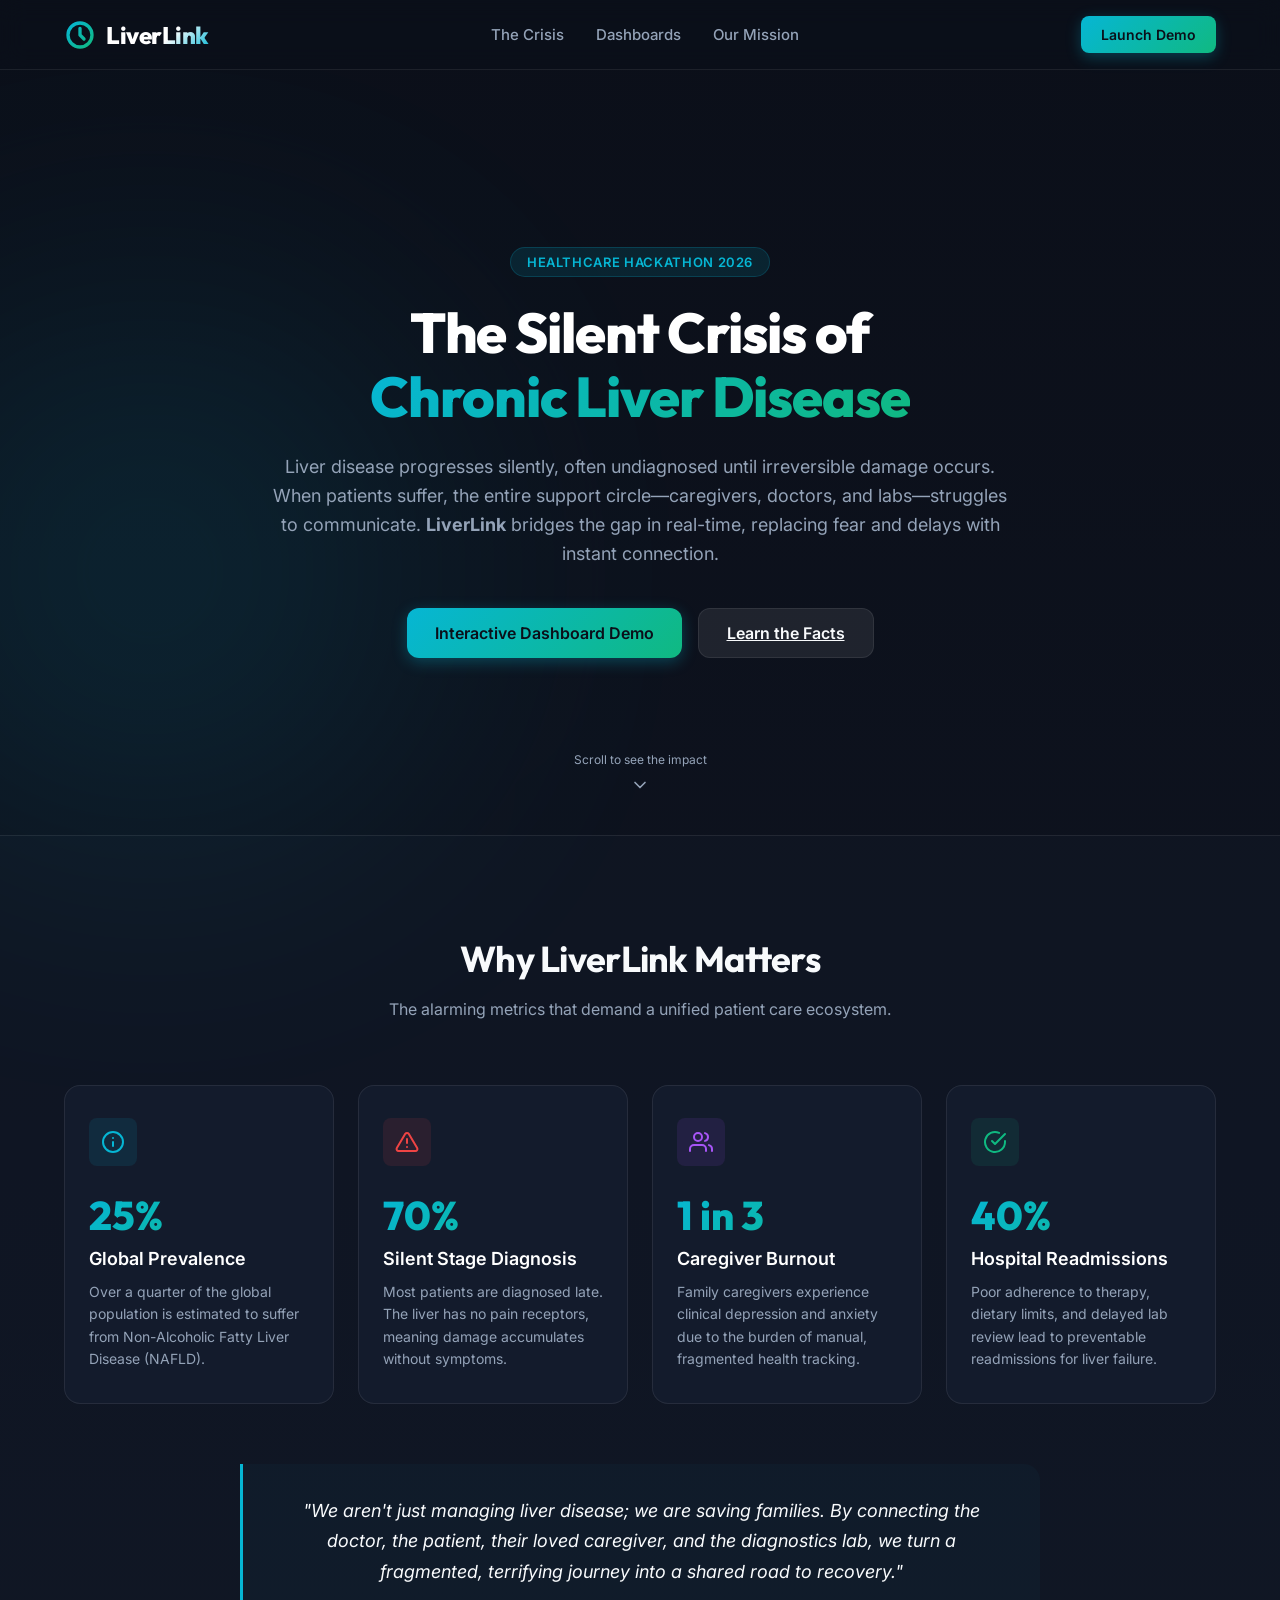
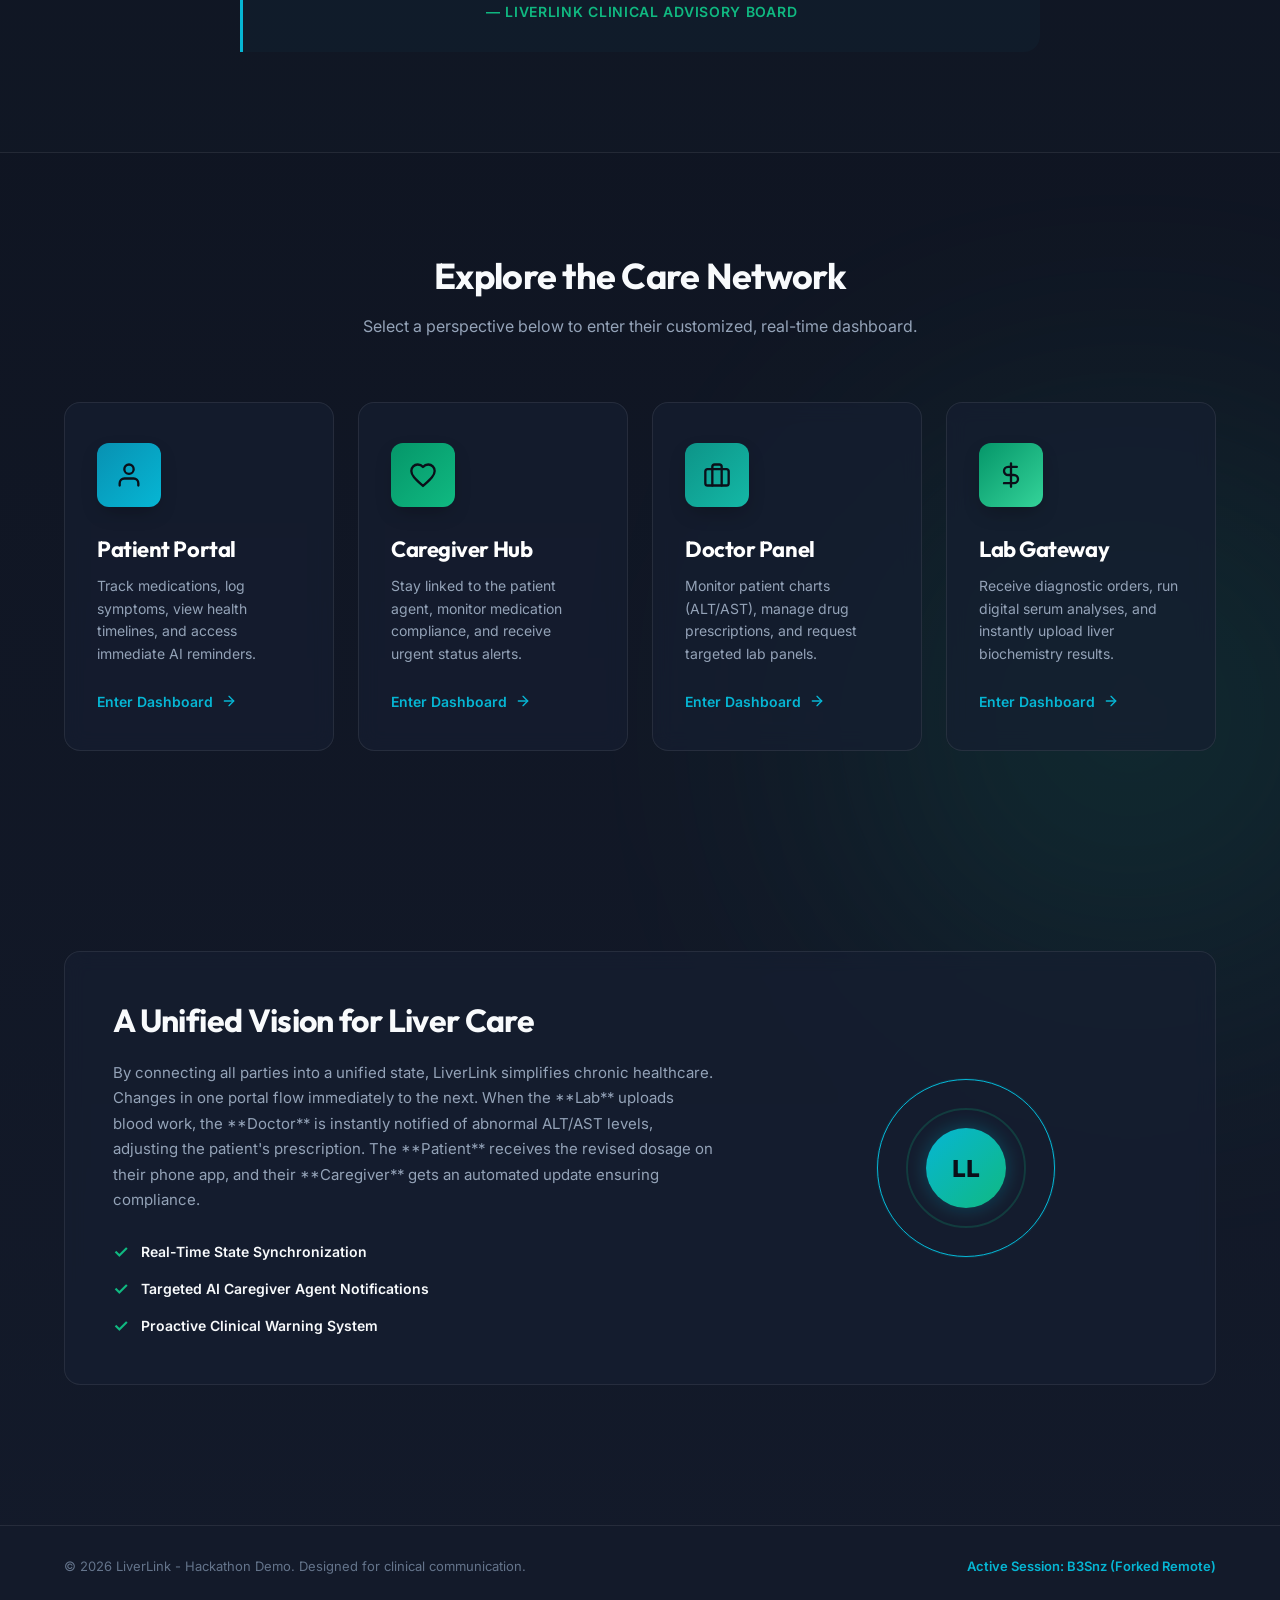
<file: index.html>
<!DOCTYPE html>
<html lang="en">
<head>
  <meta charset="UTF-8">
  <meta name="viewport" content="width=device-width, initial-scale=1.0">
  <title>LiverLink - Chronic Liver Disease Support Platform</title>
  <meta name="description" content="LiverLink is an interactive healthcare platform connecting patients, caregivers, doctors, and labs for proactive chronic liver disease management.">
  <!-- Fonts -->
  <link rel="preconnect" href="https://fonts.googleapis.com">
  <link rel="preconnect" href="https://fonts.gstatic.com" crossorigin>
  <link href="https://fonts.googleapis.com/css2?family=Inter:wght@300;400;500;600;700&family=Outfit:wght@400;500;600;700;800&display=swap" rel="stylesheet">
  <!-- Stylesheets -->
  <link rel="stylesheet" href="index.css">
</head>
<body>

  <!-- Background Decorative Gradients -->
  <div class="bg-blur bg-blur-1"></div>
  <div class="bg-blur bg-blur-2"></div>

  <!-- Header -->
  <header class="app-header">
    <div class="container header-container">
      <div class="logo">
        <svg class="logo-icon" viewBox="0 0 24 24" fill="none" xmlns="http://www.w3.org/2000/svg">
          <path d="M12 21C16.9706 21 21 16.9706 21 12C21 7.02944 16.9706 3 12 3C7.02944 3 3 7.02944 3 12C3 16.9706 7.02944 21 12 21Z" stroke="url(#logo-grad)" stroke-width="2.5" stroke-linecap="round" stroke-linejoin="round"/>
          <path d="M12 7V12L15 15" stroke="url(#logo-grad)" stroke-width="2.5" stroke-linecap="round" stroke-linejoin="round"/>
          <defs>
            <linearGradient id="logo-grad" x1="3" y1="3" x2="21" y2="21" gradientUnits="userSpaceOnUse">
              <stop stop-color="#06b6d4"/>
              <stop offset="1" stop-color="#10b981"/>
            </linearGradient>
          </defs>
        </svg>
        <span class="logo-text">Liver<span class="highlight">Link</span></span>
      </div>
      <nav class="nav-links">
        <a href="#stats-section">The Crisis</a>
        <a href="#selector-section">Dashboards</a>
        <a href="#about-section">Our Mission</a>
      </nav>
      <button class="btn btn-primary" onclick="scrollToSelector()">Launch Demo</button>
    </div>
  </header>

  <!-- Main Scrollable Content (Landing Page) -->
  <main id="landing-page" class="landing-page">
    
    <!-- Hero Section -->
    <section class="hero-section">
      <div class="container hero-container">
        <div class="hero-badge">Healthcare Hackathon 2026</div>
        <h1 class="hero-title">
          The Silent Crisis of <br>
          <span class="text-gradient">Chronic Liver Disease</span>
        </h1>
        <p class="hero-description">
          Liver disease progresses silently, often undiagnosed until irreversible damage occurs. 
          When patients suffer, the entire support circle—caregivers, doctors, and labs—struggles to communicate. 
          <strong>LiverLink</strong> bridges the gap in real-time, replacing fear and delays with instant connection.
        </p>
        <div class="hero-actions">
          <button class="btn btn-primary btn-lg" onclick="scrollToSelector()">Interactive Dashboard Demo</button>
          <a href="#stats-section" class="btn btn-secondary btn-lg">Learn the Facts</a>
        </div>
      </div>
      <!-- Scroll Indicator -->
      <div class="scroll-indicator" onclick="scrollToStats()">
        <span>Scroll to see the impact</span>
        <svg class="chevron-down" viewBox="0 0 24 24" fill="none" xmlns="http://www.w3.org/2000/svg">
          <path d="M6 9L12 15L18 9" stroke="currentColor" stroke-width="2" stroke-linecap="round" stroke-linejoin="round"/>
        </svg>
      </div>
    </section>

    <!-- Stats & Emotional Impact Section -->
    <section id="stats-section" class="stats-section">
      <div class="container">
        <div class="section-header">
          <h2 class="section-title">Why LiverLink Matters</h2>
          <p class="section-subtitle">The alarming metrics that demand a unified patient care ecosystem.</p>
        </div>
        
        <div class="stats-grid">
          <!-- Stat 1 -->
          <div class="stat-card">
            <div class="stat-icon-wrapper cyan">
              <svg class="stat-icon" viewBox="0 0 24 24" fill="none" stroke="currentColor" stroke-width="2" stroke-linecap="round" stroke-linejoin="round">
                <circle cx="12" cy="12" r="10"></circle>
                <line x1="12" y1="16" x2="12" y2="12"></line>
                <line x1="12" y1="8" x2="12.01" y2="8"></line>
              </svg>
            </div>
            <div class="stat-number">25%</div>
            <div class="stat-title">Global Prevalence</div>
            <p class="stat-description">
              Over a quarter of the global population is estimated to suffer from Non-Alcoholic Fatty Liver Disease (NAFLD).
            </p>
          </div>
          <!-- Stat 2 -->
          <div class="stat-card">
            <div class="stat-icon-wrapper red">
              <svg class="stat-icon" viewBox="0 0 24 24" fill="none" stroke="currentColor" stroke-width="2" stroke-linecap="round" stroke-linejoin="round">
                <path d="M10.29 3.86L1.82 18a2 2 0 0 0 1.71 3h16.94a2 2 0 0 0 1.71-3L13.71 3.86a2 2 0 0 0-3.42 0z"></path>
                <line x1="12" y1="9" x2="12" y2="13"></line>
                <line x1="12" y1="17" x2="12.01" y2="17"></line>
              </svg>
            </div>
            <div class="stat-number">70%</div>
            <div class="stat-title">Silent Stage Diagnosis</div>
            <p class="stat-description">
              Most patients are diagnosed late. The liver has no pain receptors, meaning damage accumulates without symptoms.
            </p>
          </div>
          <!-- Stat 3 -->
          <div class="stat-card">
            <div class="stat-icon-wrapper purple">
              <svg class="stat-icon" viewBox="0 0 24 24" fill="none" stroke="currentColor" stroke-width="2" stroke-linecap="round" stroke-linejoin="round">
                <path d="M17 21v-2a4 4 0 0 0-4-4H5a4 4 0 0 0-4 4v2"></path>
                <circle cx="9" cy="7" r="4"></circle>
                <path d="M23 21v-2a4 4 0 0 0-3-3.87"></path>
                <path d="M16 3.13a4 4 0 0 1 0 7.75"></path>
              </svg>
            </div>
            <div class="stat-number">1 in 3</div>
            <div class="stat-title">Caregiver Burnout</div>
            <p class="stat-description">
              Family caregivers experience clinical depression and anxiety due to the burden of manual, fragmented health tracking.
            </p>
          </div>
          <!-- Stat 4 -->
          <div class="stat-card">
            <div class="stat-icon-wrapper green">
              <svg class="stat-icon" viewBox="0 0 24 24" fill="none" stroke="currentColor" stroke-width="2" stroke-linecap="round" stroke-linejoin="round">
                <path d="M22 11.08V12a10 10 0 1 1-5.93-9.14"></path>
                <polyline points="22 4 12 14.01 9 11.01"></polyline>
              </svg>
            </div>
            <div class="stat-number">40%</div>
            <div class="stat-title">Hospital Readmissions</div>
            <p class="stat-description">
              Poor adherence to therapy, dietary limits, and delayed lab review lead to preventable readmissions for liver failure.
            </p>
          </div>
        </div>

        <!-- Emotional Quote -->
        <div class="quote-container">
          <p class="quote-text">
            "We aren't just managing liver disease; we are saving families. By connecting the doctor, the patient, their loved caregiver, and the diagnostics lab, we turn a fragmented, terrifying journey into a shared road to recovery."
          </p>
          <div class="quote-author">— LiverLink Clinical Advisory Board</div>
        </div>
      </div>
    </section>

    <!-- Role Selector Section -->
    <section id="selector-section" class="selector-section">
      <div class="container">
        <div class="section-header">
          <h2 class="section-title">Explore the Care Network</h2>
          <p class="section-subtitle">Select a perspective below to enter their customized, real-time dashboard.</p>
        </div>

        <div class="role-grid">
          <!-- Patient -->
          <div class="role-card" onclick="openDashboard('patient')">
            <div class="role-icon-bg cyan-grad">
              <svg class="role-icon" viewBox="0 0 24 24" fill="none" stroke="currentColor" stroke-width="2" stroke-linecap="round" stroke-linejoin="round">
                <path d="M20 21v-2a4 4 0 0 0-4-4H8a4 4 0 0 0-4 4v2"></path>
                <circle cx="12" cy="7" r="4"></circle>
              </svg>
            </div>
            <h3 class="role-title">Patient Portal</h3>
            <p class="role-desc">Track medications, log symptoms, view health timelines, and access immediate AI reminders.</p>
            <div class="role-action-link">
              <span>Enter Dashboard</span>
              <svg class="arrow-right" viewBox="0 0 24 24" fill="none" stroke="currentColor" stroke-width="2" stroke-linecap="round" stroke-linejoin="round">
                <line x1="5" y1="12" x2="19" y2="12"></line>
                <polyline points="12 5 19 12 12 19"></polyline>
              </svg>
            </div>
          </div>

          <!-- Caregiver -->
          <div class="role-card" onclick="openDashboard('caregiver')">
            <div class="role-icon-bg emerald-grad">
              <svg class="role-icon" viewBox="0 0 24 24" fill="none" stroke="currentColor" stroke-width="2" stroke-linecap="round" stroke-linejoin="round">
                <path d="M12 21.35l-1.45-1.32C5.4 15.36 2 12.28 2 8.5 2 5.42 4.42 3 7.5 3c1.74 0 3.41.81 4.5 2.09C13.09 3.81 14.76 3 16.5 3 19.58 3 22 5.42 22 8.5c0 3.78-3.4 6.86-8.55 11.54L12 21.35z"></svg>
            </div>
            <h3 class="role-title">Caregiver Hub</h3>
            <p class="role-desc">Stay linked to the patient agent, monitor medication compliance, and receive urgent status alerts.</p>
            <div class="role-action-link">
              <span>Enter Dashboard</span>
              <svg class="arrow-right" viewBox="0 0 24 24" fill="none" stroke="currentColor" stroke-width="2" stroke-linecap="round" stroke-linejoin="round">
                <line x1="5" y1="12" x2="19" y2="12"></line>
                <polyline points="12 5 19 12 12 19"></polyline>
              </svg>
            </div>
          </div>

          <!-- Doctor -->
          <div class="role-card" onclick="openDashboard('doctor')">
            <div class="role-icon-bg teal-grad">
              <svg class="role-icon" viewBox="0 0 24 24" fill="none" stroke="currentColor" stroke-width="2" stroke-linecap="round" stroke-linejoin="round">
                <rect x="2" y="7" width="20" height="14" rx="2" ry="2"></rect>
                <path d="M16 21V5a2 2 0 0 0-2-2h-4a2 2 0 0 0-2 2v16"></path>
              </svg>
            </div>
            <h3 class="role-title">Doctor Panel</h3>
            <p class="role-desc">Monitor patient charts (ALT/AST), manage drug prescriptions, and request targeted lab panels.</p>
            <div class="role-action-link">
              <span>Enter Dashboard</span>
              <svg class="arrow-right" viewBox="0 0 24 24" fill="none" stroke="currentColor" stroke-width="2" stroke-linecap="round" stroke-linejoin="round">
                <line x1="5" y1="12" x2="19" y2="12"></line>
                <polyline points="12 5 19 12 12 19"></polyline>
              </svg>
            </div>
          </div>

          <!-- Lab -->
          <div class="role-card" onclick="openDashboard('lab')">
            <div class="role-icon-bg mint-grad">
              <svg class="role-icon" viewBox="0 0 24 24" fill="none" stroke="currentColor" stroke-width="2" stroke-linecap="round" stroke-linejoin="round">
                <path d="M12 2v20M17 5H9.5a3.5 3.5 0 0 0 0 7h5a3.5 3.5 0 0 1 0 7H6"></path>
              </svg>
            </div>
            <h3 class="role-title">Lab Gateway</h3>
            <p class="role-desc">Receive diagnostic orders, run digital serum analyses, and instantly upload liver biochemistry results.</p>
            <div class="role-action-link">
              <span>Enter Dashboard</span>
              <svg class="arrow-right" viewBox="0 0 24 24" fill="none" stroke="currentColor" stroke-width="2" stroke-linecap="round" stroke-linejoin="round">
                <line x1="5" y1="12" x2="19" y2="12"></line>
                <polyline points="12 5 19 12 12 19"></polyline>
              </svg>
            </div>
          </div>
        </div>
      </div>
    </section>

    <!-- Mission & Tech Overview -->
    <section id="about-section" class="about-section">
      <div class="container">
        <div class="about-card">
          <div class="about-content">
            <h2 class="about-title">A Unified Vision for Liver Care</h2>
            <p class="about-text">
              By connecting all parties into a unified state, LiverLink simplifies chronic healthcare. 
              Changes in one portal flow immediately to the next. When the **Lab** uploads blood work, 
              the **Doctor** is instantly notified of abnormal ALT/AST levels, adjusting the patient's prescription. 
              The **Patient** receives the revised dosage on their phone app, and their **Caregiver** gets an automated update ensuring compliance.
            </p>
            <div class="feature-bullets">
              <div class="bullet-item">
                <span class="bullet-check">✓</span>
                <span>Real-Time State Synchronization</span>
              </div>
              <div class="bullet-item">
                <span class="bullet-check">✓</span>
                <span>Targeted AI Caregiver Agent Notifications</span>
              </div>
              <div class="bullet-item">
                <span class="bullet-check">✓</span>
                <span>Proactive Clinical Warning System</span>
              </div>
            </div>
          </div>
          <div class="about-visual">
            <div class="pulse-ring-outer">
              <div class="pulse-ring-inner">
                <div class="pulse-center">LL</div>
              </div>
            </div>
          </div>
        </div>
      </div>
    </section>

  </main>

  <!-- Dashboard Container Modal (Initially Hidden) -->
  <div id="dashboard-overlay" class="dashboard-overlay">
    
    <!-- Dashboard Top Bar -->
    <div class="dashboard-topbar">
      <div class="container topbar-container">
        <button class="btn-back" onclick="closeDashboard()">
          <svg viewBox="0 0 24 24" fill="none" stroke="currentColor" stroke-width="2" stroke-linecap="round" stroke-linejoin="round">
            <line x1="19" y1="12" x2="5" y2="12"></line>
            <polyline points="12 19 5 12 12 5"></polyline>
          </svg>
          Back to Portal Selector
        </button>
        <div class="current-role-indicator">
          <span class="role-badge" id="active-role-badge">Patient</span>
          <span class="role-status" id="active-user-status"><span class="status-dot green"></span> Connected</span>
        </div>
      </div>
    </div>

    <!-- Main Dashboard Area -->
    <div class="container dashboard-main-content">
      
      <!-- PATIENT DASHBOARD VIEW -->
      <div id="view-patient" class="dashboard-view">
        <div class="dashboard-grid">
          <!-- Top Row Left: Patient Info & Summary -->
          <div class="dashboard-card card-span-2">
            <div class="card-header">
              <h3 class="card-title">Patient: John Doe</h3>
              <span class="badge badge-success">Stable Care Track</span>
            </div>
            <div class="patient-summary-grid">
              <div class="summary-metric">
                <span class="metric-label">Diagnosis</span>
                <span class="metric-value">NASH Stage 2</span>
              </div>
              <div class="summary-metric">
                <span class="metric-label">Treatment Plan</span>
                <span class="metric-value" id="patient-med-name">Ursodiol 300mg</span>
              </div>
              <div class="summary-metric">
                <span class="metric-label">Next Doctor Appointment</span>
                <span class="metric-value">June 20, 2026</span>
              </div>
              <div class="summary-metric">
                <span class="metric-label">Latest Lab Status</span>
                <span class="metric-value text-success" id="patient-lab-status">Completed</span>
              </div>
            </div>
            <div class="vital-meters-row">
              <div class="vital-meter">
                <div class="vital-label">Overall Health Status</div>
                <div class="progress-bar-container">
                  <div class="progress-bar green-bar" style="width: 82%;"></div>
                </div>
                <div class="vital-subtext">82% - Stable liver markers</div>
              </div>
            </div>
          </div>

          <!-- Top Row Right: Med Duration & Frequency -->
          <div class="dashboard-card">
            <div class="card-header">
              <h3 class="card-title">Medication Timeline</h3>
            </div>
            <div class="timeline-metric-card">
              <div class="timeline-numbers">
                <span class="big-num" id="patient-timeline-days">45</span>
                <span class="sub-num">/ 90 Days completed</span>
              </div>
              <div class="progress-bar-container">
                <div class="progress-bar cyan-bar" id="patient-timeline-bar" style="width: 50%;"></div>
              </div>
              <p class="timeline-hint">You have completed 50% of your current Ursodiol course. Keep going!</p>
            </div>
            <div class="frequency-indicator">
              <span class="indicator-icon">⏰</span>
              <div>
                <strong class="freq-title">Frequency Target:</strong>
                <span class="freq-desc" id="patient-med-frequency">2 times daily (with breakfast & dinner)</span>
              </div>
            </div>
          </div>

          <!-- Bottom Row Left: Today's Reminders & Interactions -->
          <div class="dashboard-card card-span-2">
            <div class="card-header">
              <h3 class="card-title">Today's Reminders</h3>
              <span class="card-subtitle">Check items off once you've completed them to sync with your Caregiver</span>
            </div>
            <div class="reminders-list" id="patient-reminders-list">
              <!-- Reminders generated dynamically -->
            </div>
          </div>

          <!-- Bottom Row Right: Log Symptoms -->
          <div class="dashboard-card">
            <div class="card-header">
              <h3 class="card-title">Symptom Logger</h3>
              <span class="card-subtitle">Real-time update to your care team</span>
            </div>
            <form id="symptom-form" onsubmit="logSymptom(event)">
              <div class="form-group">
                <label for="symptom-fatigue">Fatigue Level</label>
                <select id="symptom-fatigue" class="form-control">
                  <option value="None">None - Feeling energetic</option>
                  <option value="Mild" selected>Mild - Normal day-to-day fatigue</option>
                  <option value="Moderate">Moderate - Tired, resting needed</option>
                  <option value="Severe">Severe - Constantly exhausted</option>
                </select>
              </div>
              <div class="form-group">
                <label for="symptom-nausea">Nausea or Abdominal Pain</label>
                <select id="symptom-nausea" class="form-control">
                  <option value="None" selected>None</option>
                  <option value="Mild">Mild bloating</option>
                  <option value="Moderate">Moderate discomfort</option>
                  <option value="Severe">Severe pain (Alerts Doctor)</option>
                </select>
              </div>
              <div class="form-group">
                <label for="symptom-jaundice">Jaundice Signs (Yellow skin/eyes)</label>
                <select id="symptom-jaundice" class="form-control">
                  <option value="No" selected>No signs detected</option>
                  <option value="Yes">Yes, slight discoloration (Urgent Alert)</option>
                </select>
              </div>
              <button type="submit" class="btn btn-primary btn-block">Submit Symptoms</button>
            </form>
          </div>
        </div>
      </div>


      <!-- CAREGIVER DASHBOARD VIEW -->
      <div id="view-caregiver" class="dashboard-view">
        <div class="dashboard-grid">
          <!-- Left Main Card: Caregiver Agent Linked View -->
          <div class="dashboard-card card-span-2">
            <div class="card-header">
              <h3 class="card-title">Caregiver Hub: Monitoring Patient John Doe</h3>
              <div class="badge-row">
                <span class="badge badge-success">Agent Linked</span>
                <span class="badge badge-pulse" id="caregiver-connection-badge">Active Link</span>
              </div>
            </div>
            
            <div class="agent-monitoring-section">
              <div class="agent-avatar-row">
                <div class="agent-status-orb animate-pulse"></div>
                <div class="agent-details">
                  <h4 class="agent-name">LiverLink AI Agent v1.2</h4>
                  <p class="agent-desc">Continuously monitoring compliance patterns, symptom logging frequency, and lab indicators.</p>
                </div>
              </div>
              
              <!-- Patient current status summary -->
              <div class="caregiver-patient-status">
                <h4 class="subheader">Linked Patient Vital Summary</h4>
                <div class="status-cards-row">
                  <div class="status-card-small">
                    <span class="lbl">Medication Adherence</span>
                    <span class="val" id="caregiver-adherence-val">100%</span>
                  </div>
                  <div class="status-card-small">
                    <span class="lbl">Last Symptom Update</span>
                    <span class="val" id="caregiver-last-symptom">Mild Fatigue</span>
                  </div>
                  <div class="status-card-small">
                    <span class="lbl">Recent Water Intake</span>
                    <span class="val">1.8L / 2.5L</span>
                  </div>
                </div>
              </div>
            </div>

            <!-- Agent Activity Log (linked directly to actions in patient UI) -->
            <div class="agent-logs-container">
              <div class="logs-header">
                <h4 class="subheader">Agent Notification & Activity Stream</h4>
                <button class="btn btn-small" onclick="clearAgentLogs()">Clear Logs</button>
              </div>
              <div class="agent-logs-list" id="agent-logs-list">
                <!-- Dynamically filled with events like "Patient checked off medication" or "Lab uploaded AST report" -->
              </div>
            </div>
          </div>

          <!-- Right Sidebar: Quick Actions & Contacts -->
          <div class="dashboard-card">
            <div class="card-header">
              <h3 class="card-title">Caregiver Action Panel</h3>
            </div>
            
            <div class="caregiver-actions">
              <button class="btn btn-secondary btn-block" onclick="triggerCaregiverNudge()">
                🔔 Send Medication Nudge
              </button>
              <button class="btn btn-secondary btn-block" onclick="triggerCaregiverCall()">
                📞 Log Phone Check-in
              </button>
              <div class="action-divider"></div>
              <div class="emergency-box">
                <h4 class="emergency-title">Emergency Quick-dial</h4>
                <p class="emergency-desc">Instantly alert Dr. Elizabeth Vance regarding critical jaundice or pain symptoms.</p>
                <button class="btn btn-danger btn-block" onclick="triggerEmergencyAlert()">
                  🚨 Trigger Emergency Doctor Alert
                </button>
              </div>
            </div>
          </div>
        </div>
      </div>


      <!-- DOCTOR DASHBOARD VIEW -->
      <div id="view-doctor" class="dashboard-view">
        <div class="dashboard-grid">
          <!-- Left Dashboard Card: Patient Roster & Active Profile -->
          <div class="dashboard-card card-span-2">
            <div class="card-header">
              <h3 class="card-title">Clinical Care Panel - Dr. Elizabeth Vance</h3>
              <span class="badge badge-info">2 Active Liver Patients</span>
            </div>
            
            <div class="patient-picker-row">
              <div class="active-patient-selector active" onclick="selectDoctorPatient('John Doe')">
                <div class="pat-initials font-gradient">JD</div>
                <div class="pat-info">
                  <strong>John Doe</strong>
                  <span>NASH - Stage 2</span>
                </div>
              </div>
              <div class="active-patient-selector" onclick="selectDoctorPatient('Sarah Connor')">
                <div class="pat-initials font-gradient">SC</div>
                <div class="pat-info">
                  <strong>Sarah Connor</strong>
                  <span>Early Liver Cirrhosis</span>
                </div>
              </div>
            </div>

            <div class="doctor-patient-detail" id="doctor-patient-detail-panel">
              <h4 class="subheader" id="doctor-detail-patient-name">Patient Health Chart: John Doe</h4>
              
              <!-- Custom Interactive Charts (ALT, AST levels) -->
              <div class="chart-wrapper">
                <div class="chart-header">
                  <strong>Liver Enzyme Panel Trend (ALT & AST)</strong>
                  <span class="text-muted">Target: ALT < 35 U/L, AST < 40 U/L</span>
                </div>
                <!-- SVG Chart Container -->
                <div class="svg-chart-container" id="svg-chart-container">
                  <!-- Dynamically drawn SVG chart -->
                </div>
                <div class="chart-legend">
                  <span class="legend-item"><span class="legend-color alt-color"></span> ALT (Alanine Aminotransferase)</span>
                  <span class="legend-item"><span class="legend-color ast-color"></span> AST (Aspartate Aminotransferase)</span>
                </div>
              </div>

              <!-- Lab records table -->
              <div class="medical-record-table">
                <h4 class="subheader">Biochemistry Lab Records</h4>
                <table class="clinical-table">
                  <thead>
                    <tr>
                      <th>Date</th>
                      <th>ALT (U/L)</th>
                      <th>AST (U/L)</th>
                      <th>Bilirubin (mg/dL)</th>
                      <th>Ordered By</th>
                      <th>Status</th>
                    </tr>
                  </thead>
                  <tbody id="doctor-lab-records-tbody">
                    <!-- Loaded dynamically -->
                  </tbody>
                </table>
              </div>
            </div>
          </div>

          <!-- Right Sidebar: Clinical Prescriptions & Diagnostics -->
          <div class="dashboard-card">
            <div class="card-header">
              <h3 class="card-title">Order Treatments & Diagnostics</h3>
            </div>
            
            <div class="doctor-actions">
              <!-- Medication prescription form -->
              <div class="prescription-form-section">
                <h4 class="form-section-title">Modify Prescription</h4>
                <div class="form-group">
                  <label for="doctor-prescribe-med">Medication Name</label>
                  <select id="doctor-prescribe-med" class="form-control">
                    <option value="Ursodiol 300mg">Ursodiol 300mg</option>
                    <option value="Obeticholic Acid 5mg">Obeticholic Acid 5mg</option>
                    <option value="Lactulose Oral Solution">Lactulose Oral Solution</option>
                    <option value="Tenofovir 300mg">Tenofovir 300mg</option>
                  </select>
                </div>
                <div class="form-group">
                  <label for="doctor-prescribe-freq">Frequency Instruction</label>
                  <select id="doctor-prescribe-freq" class="form-control">
                    <option value="Once daily in the morning">Once daily in the morning</option>
                    <option value="2 times daily (with breakfast & dinner)">2 times daily (with breakfast & dinner)</option>
                    <option value="3 times daily (with meals)">3 times daily (with meals)</option>
                  </select>
                </div>
                <button class="btn btn-primary btn-block" onclick="applyPrescriptionChange()">
                  💾 Update Prescription
                </button>
              </div>

              <div class="action-divider"></div>

              <!-- Request new lab test -->
              <div class="request-lab-section">
                <h4 class="form-section-title">Request Diagnostic Test</h4>
                <p class="section-desc">Instantly dispatch a blood work order to the Clinical Lab Portal.</p>
                <div class="form-group">
                  <label for="doctor-lab-panel">Lab Panel Type</label>
                  <select id="doctor-lab-panel" class="form-control">
                    <option value="Comprehensive Liver Function Panel">Comprehensive Liver Function Panel</option>
                    <option value="Basic ALT/AST Screen">Basic ALT/AST Screen</option>
                    <option value="Hepatic Panel with Bilirubin">Hepatic Panel with Bilirubin</option>
                  </select>
                </div>
                <button class="btn btn-secondary btn-block" onclick="requestLabTest()">
                  🔬 Request Diagnostic Lab Panel
                </button>
              </div>
            </div>
          </div>
        </div>
      </div>


      <!-- LAB DASHBOARD VIEW -->
      <div id="view-lab" class="dashboard-view">
        <div class="dashboard-grid">
          <!-- Left Dashboard Card: Incoming Diagnostic Worklist -->
          <div class="dashboard-card card-span-2">
            <div class="card-header">
              <h3 class="card-title">Diagnostic Worklist - Central Lab #4</h3>
              <span class="badge badge-purple" id="lab-pending-badge">1 Pending Panel</span>
            </div>
            
            <div class="lab-table-container">
              <table class="clinical-table">
                <thead>
                  <tr>
                    <th>Order ID</th>
                    <th>Patient Name</th>
                    <th>Requested Panel</th>
                    <th>Date Ordered</th>
                    <th>Status</th>
                    <th>Action</th>
                  </tr>
                </thead>
                <tbody id="lab-worklist-tbody">
                  <!-- Loaded dynamically -->
                </tbody>
              </table>
            </div>

            <!-- Processing Animation Simulated Panel -->
            <div class="lab-process-simulation hidden" id="lab-simulation-panel">
              <h4 class="subheader">Running Serum Chemistry Analyzer...</h4>
              <div class="analyzer-animation-container">
                <div class="test-tube-wrapper">
                  <div class="test-tube">
                    <div class="fluid animate-fill"></div>
                  </div>
                  <div class="test-tube-glow"></div>
                </div>
                <div class="analyzer-details-text">
                  <strong id="analyzer-text-status">Centrifuging blood sample...</strong>
                  <div class="simulation-progress-bar-container">
                    <div class="simulation-progress-bar" id="lab-sim-progress"></div>
                  </div>
                </div>
              </div>
            </div>
          </div>

          <!-- Right Sidebar: Results Entry Form -->
          <div class="dashboard-card">
            <div class="card-header">
              <h3 class="card-title">Enter Biochemistry Results</h3>
            </div>
            
            <div class="lab-input-form">
              <form id="lab-entry-form" onsubmit="submitLabResults(event)">
                <div class="form-group">
                  <label for="lab-result-patient">Patient</label>
                  <input type="text" id="lab-result-patient" class="form-control" readonly value="John Doe">
                </div>
                <div class="form-group">
                  <label for="lab-result-panel-name">Panel Name</label>
                  <input type="text" id="lab-result-panel-name" class="form-control" readonly value="Comprehensive Liver Function Panel">
                </div>
                <div class="form-group">
                  <label for="lab-result-alt">ALT Level (Alanine Aminotransferase) - U/L</label>
                  <input type="number" id="lab-result-alt" class="form-control" required min="5" max="500" value="48">
                  <span class="input-help">Normal range: < 35 U/L</span>
                </div>
                <div class="form-group">
                  <label for="lab-result-ast">AST Level (Aspartate Aminotransferase) - U/L</label>
                  <input type="number" id="lab-result-ast" class="form-control" required min="5" max="500" value="42">
                  <span class="input-help">Normal range: < 40 U/L</span>
                </div>
                <div class="form-group">
                  <label for="lab-result-bilirubin">Total Bilirubin - mg/dL</label>
                  <input type="number" id="lab-result-bilirubin" class="form-control" required step="0.1" min="0.1" max="15.0" value="1.1">
                  <span class="input-help">Normal range: 0.1 - 1.2 mg/dL</span>
                </div>
                <button type="submit" id="lab-submit-btn" class="btn btn-primary btn-block">
                  🔬 Submit Diagnostic Results
                </button>
              </form>
            </div>
          </div>
        </div>
      </div>

    </div>
  </div>

  <!-- Notification Banner -->
  <div class="notification-toast" id="notification-toast">
    <div class="toast-icon">✓</div>
    <div class="toast-content">
      <strong class="toast-title">Success</strong>
      <p class="toast-message">Action processed and state updated.</p>
    </div>
  </div>

  <!-- Footer -->
  <footer class="app-footer">
    <div class="container footer-container">
      <p>&copy; 2026 LiverLink - Hackathon Demo. Designed for clinical communication.</p>
      <div class="footer-meta">
        <span>Active Session: B3Snz (Forked Remote)</span>
      </div>
    </div>
  </footer>

  <!-- Scripts -->
  <script src="index.js"></script>
</body>
</html>
</file>
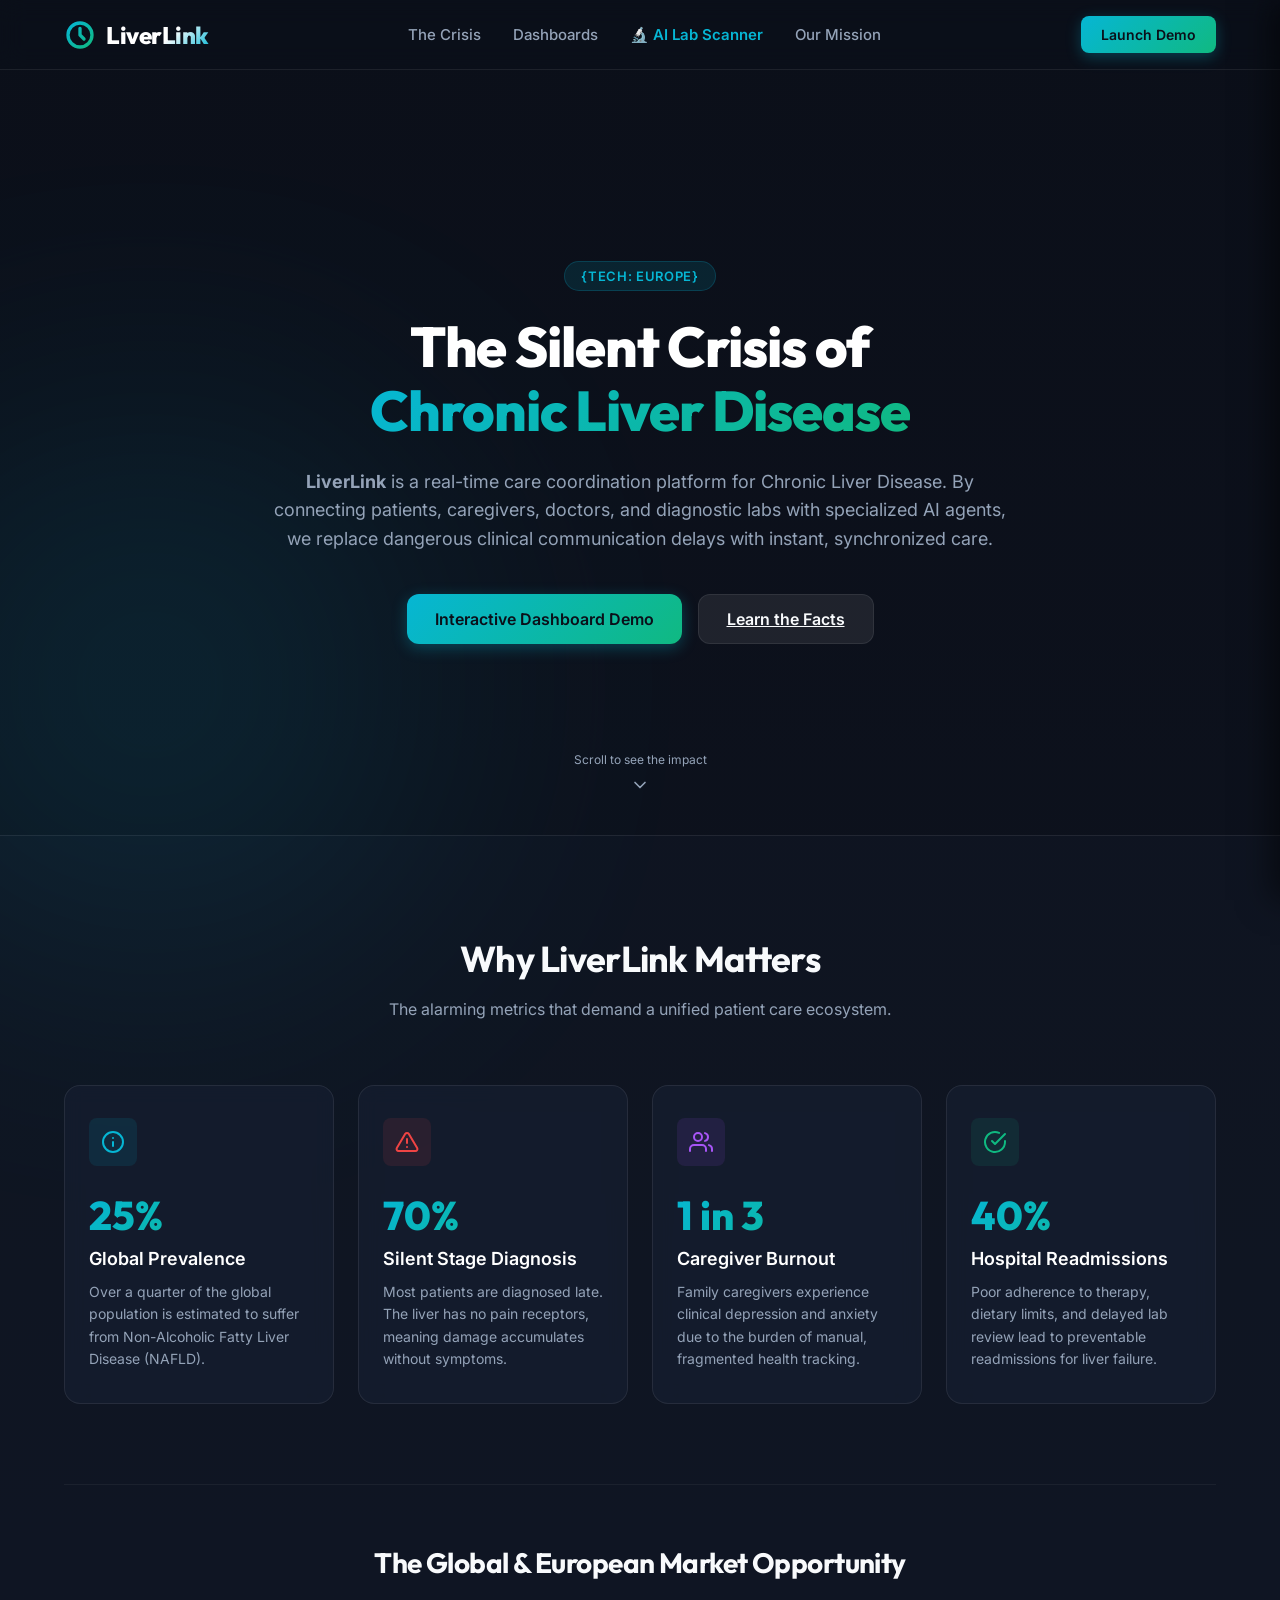
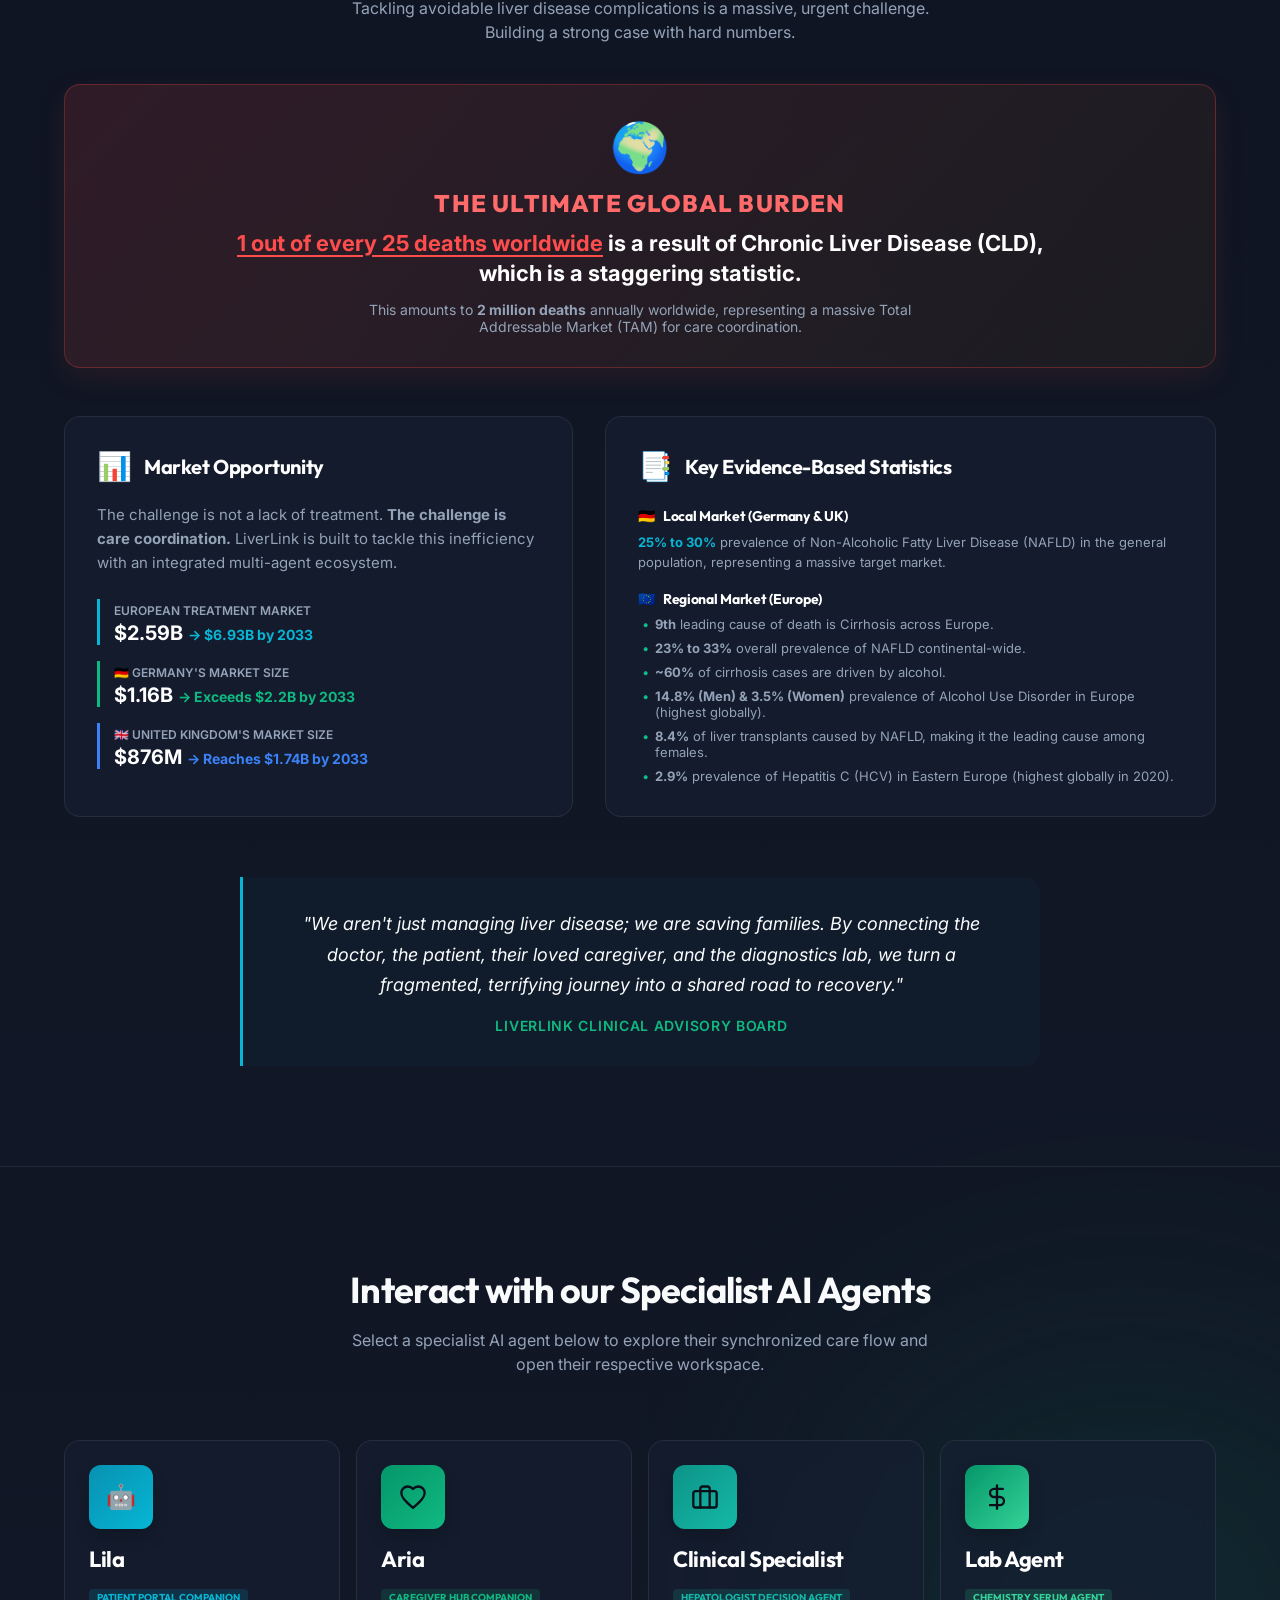
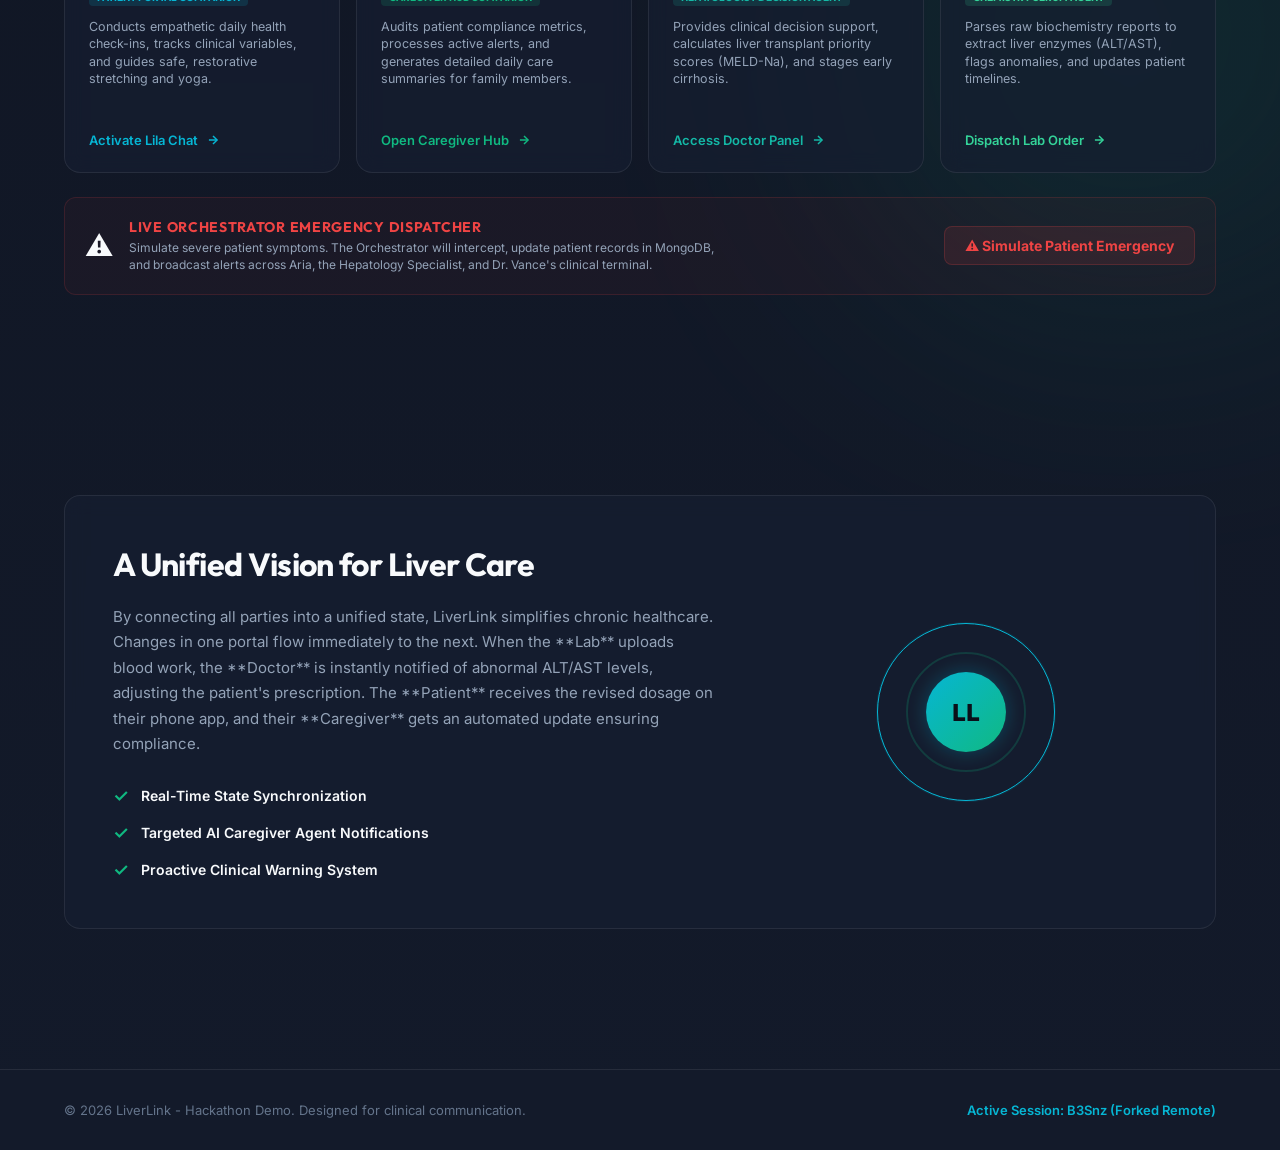
<file: frontend/index.html>
<!DOCTYPE html>
<html lang="en">
<head>
  <meta charset="UTF-8">
  <meta name="viewport" content="width=device-width, initial-scale=1.0">
  <title>LiverLink - Chronic Liver Disease Support Platform</title>
  <meta name="description" content="LiverLink is an interactive healthcare platform connecting patients, caregivers, doctors, and labs for proactive chronic liver disease management.">
  <!-- Fonts -->
  <link rel="preconnect" href="https://fonts.googleapis.com">
  <link rel="preconnect" href="https://fonts.gstatic.com" crossorigin>
  <link href="https://fonts.googleapis.com/css2?family=Inter:wght@300;400;500;600;700&family=Outfit:wght@400;500;600;700;800&display=swap" rel="stylesheet">
  <!-- Stylesheets -->
  <link rel="stylesheet" href="index.css">
</head>
<body>

  <!-- Background Decorative Gradients -->
  <div class="bg-blur bg-blur-1"></div>
  <div class="bg-blur bg-blur-2"></div>

  <!-- Header -->
  <header class="app-header">
    <div class="container header-container">
      <div class="logo">
        <svg class="logo-icon" viewBox="0 0 24 24" fill="none" xmlns="http://www.w3.org/2000/svg">
          <path d="M12 21C16.9706 21 21 16.9706 21 12C21 7.02944 16.9706 3 12 3C7.02944 3 3 7.02944 3 12C3 16.9706 7.02944 21 12 21Z" stroke="url(#logo-grad)" stroke-width="2.5" stroke-linecap="round" stroke-linejoin="round"/>
          <path d="M12 7V12L15 15" stroke="url(#logo-grad)" stroke-width="2.5" stroke-linecap="round" stroke-linejoin="round"/>
          <defs>
            <linearGradient id="logo-grad" x1="3" y1="3" x2="21" y2="21" gradientUnits="userSpaceOnUse">
              <stop stop-color="#06b6d4"/>
              <stop offset="1" stop-color="#10b981"/>
            </linearGradient>
          </defs>
        </svg>
        <span class="logo-text">Liver<span class="highlight">Link</span></span>
      </div>
      <nav class="nav-links">
        <a href="#stats-section">The Crisis</a>
        <a href="#selector-section">Dashboards</a>
        <a href="/scanner" style="color: var(--accent-cyan); font-weight: 600;">🔬 AI Lab Scanner</a>
        <a href="#about-section">Our Mission</a>
      </nav>
      <button class="btn btn-primary" onclick="scrollToSelector()">Launch Demo</button>
    </div>
  </header>

  <!-- Main Scrollable Content (Landing Page) -->
  <main id="landing-page" class="landing-page">
    
    <!-- Hero Section -->
    <section class="hero-section">
      <div class="container hero-container">
        <div class="hero-badge">{Tech: Europe}</div>
        <h1 class="hero-title">
          The Silent Crisis of <br>
          <span class="text-gradient">Chronic Liver Disease</span>
        </h1>
        <p class="hero-description">
          <strong>LiverLink</strong> is a real-time care coordination platform for Chronic Liver Disease. By connecting patients, caregivers, doctors, and diagnostic labs with specialized AI agents, we replace dangerous clinical communication delays with instant, synchronized care.
        </p>
        <div class="hero-actions">
          <button class="btn btn-primary btn-lg" onclick="scrollToSelector()">Interactive Dashboard Demo</button>
          <a href="#stats-section" class="btn btn-secondary btn-lg">Learn the Facts</a>
        </div>
      </div>
      <!-- Scroll Indicator -->
      <div class="scroll-indicator" onclick="scrollToStats()">
        <span>Scroll to see the impact</span>
        <svg class="chevron-down" viewBox="0 0 24 24" fill="none" xmlns="http://www.w3.org/2000/svg">
          <path d="M6 9L12 15L18 9" stroke="currentColor" stroke-width="2" stroke-linecap="round" stroke-linejoin="round"/>
        </svg>
      </div>
    </section>

    <!-- Stats & Emotional Impact Section -->
    <section id="stats-section" class="stats-section">
      <div class="container">
        <div class="section-header">
          <h2 class="section-title">Why LiverLink Matters</h2>
          <p class="section-subtitle">The alarming metrics that demand a unified patient care ecosystem.</p>
        </div>
        
        <div class="stats-grid">
          <!-- Stat 1 -->
          <div class="stat-card">
            <div class="stat-icon-wrapper cyan">
              <svg class="stat-icon" viewBox="0 0 24 24" fill="none" stroke="currentColor" stroke-width="2" stroke-linecap="round" stroke-linejoin="round">
                <circle cx="12" cy="12" r="10"></circle>
                <line x1="12" y1="16" x2="12" y2="12"></line>
                <line x1="12" y1="8" x2="12.01" y2="8"></line>
              </svg>
            </div>
            <div class="stat-number">25%</div>
            <div class="stat-title">Global Prevalence</div>
            <p class="stat-description">
              Over a quarter of the global population is estimated to suffer from Non-Alcoholic Fatty Liver Disease (NAFLD).
            </p>
          </div>
          <!-- Stat 2 -->
          <div class="stat-card">
            <div class="stat-icon-wrapper red">
              <svg class="stat-icon" viewBox="0 0 24 24" fill="none" stroke="currentColor" stroke-width="2" stroke-linecap="round" stroke-linejoin="round">
                <path d="M10.29 3.86L1.82 18a2 2 0 0 0 1.71 3h16.94a2 2 0 0 0 1.71-3L13.71 3.86a2 2 0 0 0-3.42 0z"></path>
                <line x1="12" y1="9" x2="12" y2="13"></line>
                <line x1="12" y1="17" x2="12.01" y2="17"></line>
              </svg>
            </div>
            <div class="stat-number">70%</div>
            <div class="stat-title">Silent Stage Diagnosis</div>
            <p class="stat-description">
              Most patients are diagnosed late. The liver has no pain receptors, meaning damage accumulates without symptoms.
            </p>
          </div>
          <!-- Stat 3 -->
          <div class="stat-card">
            <div class="stat-icon-wrapper purple">
              <svg class="stat-icon" viewBox="0 0 24 24" fill="none" stroke="currentColor" stroke-width="2" stroke-linecap="round" stroke-linejoin="round">
                <path d="M17 21v-2a4 4 0 0 0-4-4H5a4 4 0 0 0-4 4v2"></path>
                <circle cx="9" cy="7" r="4"></circle>
                <path d="M23 21v-2a4 4 0 0 0-3-3.87"></path>
                <path d="M16 3.13a4 4 0 0 1 0 7.75"></path>
              </svg>
            </div>
            <div class="stat-number">1 in 3</div>
            <div class="stat-title">Caregiver Burnout</div>
            <p class="stat-description">
              Family caregivers experience clinical depression and anxiety due to the burden of manual, fragmented health tracking.
            </p>
          </div>
          <!-- Stat 4 -->
          <div class="stat-card">
            <div class="stat-icon-wrapper green">
              <svg class="stat-icon" viewBox="0 0 24 24" fill="none" stroke="currentColor" stroke-width="2" stroke-linecap="round" stroke-linejoin="round">
                <path d="M22 11.08V12a10 10 0 1 1-5.93-9.14"></path>
                <polyline points="22 4 12 14.01 9 11.01"></polyline>
              </svg>
            </div>
            <div class="stat-number">40%</div>
            <div class="stat-title">Hospital Readmissions</div>
            <p class="stat-description">
              Poor adherence to therapy, dietary limits, and delayed lab review lead to preventable readmissions for liver failure.
            </p>
          </div>
        </div>

        <!-- Market Opportunity & Regional Burden Details -->
        <div class="market-section" style="margin-top: 80px; border-top: 1px solid rgba(255, 255, 255, 0.05); padding-top: 60px;">
          <div class="section-header" style="margin-bottom: 40px;">
            <h3 class="section-title" style="font-size: 28px;">The Global & European Market Opportunity</h3>
            <p class="section-subtitle">Tackling avoidable liver disease complications is a massive, urgent challenge. Building a strong case with hard numbers.</p>
          </div>

          <!-- Highlight Banner: 1 out of 25 deaths worldwide -->
          <div class="highlight-banner" style="background: linear-gradient(135deg, rgba(239, 68, 68, 0.15) 0%, rgba(245, 158, 11, 0.05) 100%); border: 1px solid rgba(239, 68, 68, 0.3); border-radius: var(--border-radius-lg); padding: 32px; text-align: center; margin-bottom: 48px; position: relative; overflow: hidden; box-shadow: 0 10px 30px rgba(239, 68, 68, 0.1);">
            <div style="font-size: 48px; margin-bottom: 12px; animation: statusPulse 1.5s infinite;">🌍</div>
            <h4 style="font-size: 24px; color: #ff6b6b; font-weight: 800; text-transform: uppercase; letter-spacing: 0.05em; margin-bottom: 10px;">The Ultimate Global Burden</h4>
            <p style="font-size: 22px; font-weight: 700; line-height: 1.4; color: #fff; max-width: 850px; margin: 0 auto;">
              <span style="color: #ff4d4d; text-decoration: underline; text-underline-offset: 4px;">1 out of every 25 deaths worldwide</span> is a result of Chronic Liver Disease (CLD), which is a staggering statistic.
            </p>
            <p style="font-size: 14px; color: var(--color-text-secondary); margin-top: 12px; max-width: 600px; margin-left: auto; margin-right: auto;">
              This amounts to <strong>2 million deaths</strong> annually worldwide, representing a massive Total Addressable Market (TAM) for care coordination.
            </p>
          </div>

          <div style="display: grid; grid-template-columns: 1fr 1.2fr; gap: 32px;">
            <!-- Column 1: Market Opportunity & Germany/UK projections -->
            <div class="stat-card" style="padding: 32px; display: flex; flex-direction: column; justify-content: space-between;">
              <div>
                <div style="display: flex; align-items: center; gap: 12px; margin-bottom: 20px;">
                  <span style="font-size: 28px;">📊</span>
                  <h4 style="font-size: 20px; font-weight: 700; color: #fff;">Market Opportunity</h4>
                </div>
                <p style="font-size: 15px; color: var(--color-text-secondary); line-height: 1.6; margin-bottom: 24px;">
                  The challenge is not a lack of treatment. <strong>The challenge is care coordination.</strong> LiverLink is built to tackle this inefficiency with an integrated multi-agent ecosystem.
                </p>
                
                <div style="display: flex; flex-direction: column; gap: 16px;">
                  <!-- Europe total -->
                  <div style="border-left: 3px solid var(--accent-cyan); padding-left: 14px;">
                    <span style="font-size: 12px; color: var(--color-text-secondary); font-weight: 600; text-transform: uppercase;">European Treatment Market</span>
                    <div style="font-size: 20px; font-weight: 700; color: #fff; margin-top: 2px;">$2.59B <span style="font-size: 14px; color: var(--accent-cyan);">→ $6.93B by 2033</span></div>
                  </div>
                  <!-- Germany -->
                  <div style="border-left: 3px solid var(--accent-emerald); padding-left: 14px;">
                    <span style="font-size: 12px; color: var(--color-text-secondary); font-weight: 600; text-transform: uppercase;">🇩🇪 Germany's Market Size</span>
                    <div style="font-size: 20px; font-weight: 700; color: #fff; margin-top: 2px;">$1.16B <span style="font-size: 14px; color: var(--accent-emerald);">→ Exceeds $2.2B by 2033</span></div>
                  </div>
                  <!-- UK -->
                  <div style="border-left: 3px solid #3b82f6; padding-left: 14px;">
                    <span style="font-size: 12px; color: var(--color-text-secondary); font-weight: 600; text-transform: uppercase;">🇬🇧 United Kingdom's Market Size</span>
                    <div style="font-size: 20px; font-weight: 700; color: #fff; margin-top: 2px;">$876M <span style="font-size: 14px; color: #3b82f6;">→ Reaches $1.74B by 2033</span></div>
                  </div>
                </div>
              </div>
            </div>

            <!-- Column 2: Specific Paper Statistics -->
            <div class="stat-card" style="padding: 32px;">
              <div style="display: flex; align-items: center; gap: 12px; margin-bottom: 24px;">
                <span style="font-size: 28px;">📑</span>
                <h4 style="font-size: 20px; font-weight: 700; color: #fff;">Key Evidence-Based Statistics</h4>
              </div>
              
              <div style="display: flex; flex-direction: column; gap: 18px;">
                <!-- Local Market Germany -->
                <div>
                  <h5 style="font-size: 14px; color: #fff; font-weight: 700; display: flex; align-items: center; gap: 8px; margin-bottom: 8px;">
                    <span>🇩🇪</span> Local Market (Germany & UK)
                  </h5>
                  <p style="font-size: 13px; color: var(--color-text-secondary); line-height: 1.5;">
                    <strong style="color: var(--accent-cyan);">25% to 30%</strong> prevalence of Non-Alcoholic Fatty Liver Disease (NAFLD) in the general population, representing a massive target market.
                  </p>
                </div>

                <!-- Europe Regional Market -->
                <div>
                  <h5 style="font-size: 14px; color: #fff; font-weight: 700; display: flex; align-items: center; gap: 8px; margin-bottom: 8px;">
                    <span>🇪🇺</span> Regional Market (Europe)
                  </h5>
                  <ul style="list-style-type: none; display: flex; flex-direction: column; gap: 8px; font-size: 13px; color: var(--color-text-secondary); padding-left: 4px;">
                    <li style="display: flex; align-items: flex-start; gap: 6px;">
                      <span style="color: var(--accent-emerald);">•</span>
                      <span><strong>9th</strong> leading cause of death is Cirrhosis across Europe.</span>
                    </li>
                    <li style="display: flex; align-items: flex-start; gap: 6px;">
                      <span style="color: var(--accent-emerald);">•</span>
                      <span><strong>23% to 33%</strong> overall prevalence of NAFLD continental-wide.</span>
                    </li>
                    <li style="display: flex; align-items: flex-start; gap: 6px;">
                      <span style="color: var(--accent-emerald);">•</span>
                      <span><strong>~60%</strong> of cirrhosis cases are driven by alcohol.</span>
                    </li>
                    <li style="display: flex; align-items: flex-start; gap: 6px;">
                      <span style="color: var(--accent-emerald);">•</span>
                      <span><strong>14.8% (Men) & 3.5% (Women)</strong> prevalence of Alcohol Use Disorder in Europe (highest globally).</span>
                    </li>
                    <li style="display: flex; align-items: flex-start; gap: 6px;">
                      <span style="color: var(--accent-emerald);">•</span>
                      <span><strong>8.4%</strong> of liver transplants caused by NAFLD, making it the leading cause among females.</span>
                    </li>
                    <li style="display: flex; align-items: flex-start; gap: 6px;">
                      <span style="color: var(--accent-emerald);">•</span>
                      <span><strong>2.9%</strong> prevalence of Hepatitis C (HCV) in Eastern Europe (highest globally in 2020).</span>
                    </li>
                  </ul>
                </div>
              </div>
            </div>
          </div>
        </div>

        <!-- Emotional Quote -->
        <div class="quote-container">
          <p class="quote-text">
            "We aren't just managing liver disease; we are saving families. By connecting the doctor, the patient, their loved caregiver, and the diagnostics lab, we turn a fragmented, terrifying journey into a shared road to recovery."
          </p>
          <div class="quote-author">LiverLink Clinical Advisory Board</div>
        </div>
      </div>
    </section>

    <!-- Role Selector Section (Multi-Agent Team Selector) -->
    <section id="selector-section" class="selector-section">
      <div class="container">
        <div class="section-header">
          <h2 class="section-title">Interact with our Specialist AI Agents</h2>
          <p class="section-subtitle">Select a specialist AI agent below to explore their synchronized care flow and open their respective workspace.</p>
        </div>

        <div class="role-grid" style="display: grid; grid-template-columns: repeat(4, 1fr); gap: 16px;">
          <!-- 1. Lila: Patient Companion Agent -->
          <div class="role-card" onclick="openAgentDashboard('lila')" style="display: flex; flex-direction: column; justify-content: space-between; min-height: 280px; padding: 24px;">
            <div>
              <div class="role-icon-bg cyan-grad" style="margin-bottom: 16px;">
                <span style="font-size: 24px;">🤖</span>
              </div>
              <h3 class="role-title">Lila</h3>
              <span class="role-badge" style="background: rgba(6, 182, 212, 0.15); color: var(--accent-cyan); font-size: 10px; padding: 2px 8px; border-radius: 4px; display: inline-block; margin-bottom: 12px; font-weight: 700;">Patient Portal Companion</span>
              <p class="role-desc" style="font-size: 12.5px; line-height: 1.4; color: var(--color-text-secondary);">Conducts empathetic daily health check-ins, tracks clinical variables, and guides safe, restorative stretching and yoga.</p>
            </div>
            <div class="role-action-link" style="margin-top: 16px; display: flex; align-items: center; gap: 8px; font-size: 13px; font-weight: 600; color: var(--accent-cyan);">
              <span>Activate Lila Chat</span>
              <svg class="arrow-right" viewBox="0 0 24 24" fill="none" stroke="currentColor" stroke-width="2.5" style="width: 14px; height: 14px;">
                <line x1="5" y1="12" x2="19" y2="12"></line>
                <polyline points="12 5 19 12 12 19"></polyline>
              </svg>
            </div>
          </div>

          <!-- 2. Aria: Caregiver Support Agent -->
          <div class="role-card" onclick="openAgentDashboard('aria')" style="display: flex; flex-direction: column; justify-content: space-between; min-height: 280px; padding: 24px;">
            <div>
              <div class="role-icon-bg emerald-grad" style="margin-bottom: 16px;">
                <svg class="role-icon" viewBox="0 0 24 24" fill="none" stroke="currentColor" stroke-width="2" stroke-linecap="round" stroke-linejoin="round">
                  <path d="M12 21.35l-1.45-1.32C5.4 15.36 2 12.28 2 8.5 2 5.42 4.42 3 7.5 3c1.74 0 3.41.81 4.5 2.09C13.09 3.81 14.76 3 16.5 3 19.58 3 22 5.42 22 8.5c0 3.78-3.4 6.86-8.55 11.54L12 21.35z"></svg>
              </div>
              <h3 class="role-title">Aria</h3>
              <span class="role-badge" style="background: rgba(16, 185, 129, 0.15); color: var(--accent-emerald); font-size: 10px; padding: 2px 8px; border-radius: 4px; display: inline-block; margin-bottom: 12px; font-weight: 700;">Caregiver Hub Companion</span>
              <p class="role-desc" style="font-size: 12.5px; line-height: 1.4; color: var(--color-text-secondary);">Audits patient compliance metrics, processes active alerts, and generates detailed daily care summaries for family members.</p>
            </div>
            <div class="role-action-link" style="margin-top: 16px; display: flex; align-items: center; gap: 8px; font-size: 13px; font-weight: 600; color: var(--accent-emerald);">
              <span>Open Caregiver Hub</span>
              <svg class="arrow-right" viewBox="0 0 24 24" fill="none" stroke="currentColor" stroke-width="2.5" style="width: 14px; height: 14px;">
                <line x1="5" y1="12" x2="19" y2="12"></line>
                <polyline points="12 5 19 12 12 19"></polyline>
              </svg>
            </div>
          </div>

          <!-- 3. Hepatology Decision Agent -->
          <div class="role-card" onclick="openAgentDashboard('specialist')" style="display: flex; flex-direction: column; justify-content: space-between; min-height: 280px; padding: 24px;">
            <div>
              <div class="role-icon-bg teal-grad" style="margin-bottom: 16px;">
                <svg class="role-icon" viewBox="0 0 24 24" fill="none" stroke="currentColor" stroke-width="2" stroke-linecap="round" stroke-linejoin="round">
                  <rect x="2" y="7" width="20" height="14" rx="2" ry="2"></rect>
                  <path d="M16 21V5a2 2 0 0 0-2-2h-4a2 2 0 0 0-2 2v16"></path>
                </svg>
              </div>
              <h3 class="role-title">Clinical Specialist</h3>
              <span class="role-badge" style="background: rgba(20, 184, 166, 0.15); color: var(--accent-teal); font-size: 10px; padding: 2px 8px; border-radius: 4px; display: inline-block; margin-bottom: 12px; font-weight: 700;">Hepatologist Decision Agent</span>
              <p class="role-desc" style="font-size: 12.5px; line-height: 1.4; color: var(--color-text-secondary);">Provides clinical decision support, calculates liver transplant priority scores (MELD-Na), and stages early cirrhosis.</p>
            </div>
            <div class="role-action-link" style="margin-top: 16px; display: flex; align-items: center; gap: 8px; font-size: 13px; font-weight: 600; color: var(--accent-teal);">
              <span>Access Doctor Panel</span>
              <svg class="arrow-right" viewBox="0 0 24 24" fill="none" stroke="currentColor" stroke-width="2.5" style="width: 14px; height: 14px;">
                <line x1="5" y1="12" x2="19" y2="12"></line>
                <polyline points="12 5 19 12 12 19"></polyline>
              </svg>
            </div>
          </div>

          <!-- 4. Lab Analyzer Agent -->
          <div class="role-card" onclick="openAgentDashboard('lab')" style="display: flex; flex-direction: column; justify-content: space-between; min-height: 280px; padding: 24px;">
            <div>
              <div class="role-icon-bg mint-grad" style="margin-bottom: 16px;">
                <svg class="role-icon" viewBox="0 0 24 24" fill="none" stroke="currentColor" stroke-width="2" stroke-linecap="round" stroke-linejoin="round">
                  <path d="M12 2v20M17 5H9.5a3.5 3.5 0 0 0 0 7h5a3.5 3.5 0 0 1 0 7H6"></path>
                </svg>
              </div>
              <h3 class="role-title">Lab Agent</h3>
              <span class="role-badge" style="background: rgba(52, 211, 153, 0.15); color: #34d399; font-size: 10px; padding: 2px 8px; border-radius: 4px; display: inline-block; margin-bottom: 12px; font-weight: 700;">Chemistry Serum Agent</span>
              <p class="role-desc" style="font-size: 12.5px; line-height: 1.4; color: var(--color-text-secondary);">Parses raw biochemistry reports to extract liver enzymes (ALT/AST), flags anomalies, and updates patient timelines.</p>
            </div>
            <div class="role-action-link" style="margin-top: 16px; display: flex; align-items: center; gap: 8px; font-size: 13px; font-weight: 600; color: #34d399;">
              <span>Dispatch Lab Order</span>
              <svg class="arrow-right" viewBox="0 0 24 24" fill="none" stroke="currentColor" stroke-width="2.5" style="width: 14px; height: 14px;">
                <line x1="5" y1="12" x2="19" y2="12"></line>
                <polyline points="12 5 19 12 12 19"></polyline>
              </svg>
            </div>
          </div>
        </div>

        <!-- LIVE CLINICAL EMERGENCY ORCHESTRATION PANEL -->
        <div class="emergency-simulation-strip" style="background: rgba(239, 68, 68, 0.04); border: 1px solid rgba(239, 68, 68, 0.15); border-radius: 12px; margin-top: 24px; padding: 20px; display: flex; align-items: center; justify-content: space-between; gap: 24px;">
          <div style="display: flex; align-items: center; gap: 16px;">
            <div class="emergency-alarm-icon" style="font-size: 28px; animation: statusPulse 1.5s infinite;">⚠️</div>
            <div>
              <h4 style="font-size: 14px; font-weight: 700; color: #ef4444; text-transform: uppercase; letter-spacing: 0.05em; margin-bottom: 4px;">Live Orchestrator Emergency Dispatcher</h4>
              <p style="font-size: 12px; color: var(--color-text-secondary); line-height: 1.4; max-width: 600px;">Simulate severe patient symptoms. The Orchestrator will intercept, update patient records in MongoDB, and broadcast alerts across Aria, the Hepatology Specialist, and Dr. Vance's clinical terminal.</p>
            </div>
          </div>
          <button id="btn-simulate-emergency" class="btn btn-secondary" onclick="toggleSimulatedEmergency()" style="background-color: rgba(239, 68, 68, 0.1); border-color: rgba(239, 68, 68, 0.2); color: #ef4444; font-weight: 700; transition: var(--transition-smooth); outline: none;">
            ⚠️ Simulate Patient Emergency
          </button>
        </div>
      </div>
    </section>

    <!-- Mission & Tech Overview -->
    <section id="about-section" class="about-section">
      <div class="container">
        <div class="about-card">
          <div class="about-content">
            <h2 class="about-title">A Unified Vision for Liver Care</h2>
            <p class="about-text">
              By connecting all parties into a unified state, LiverLink simplifies chronic healthcare. 
              Changes in one portal flow immediately to the next. When the **Lab** uploads blood work, 
              the **Doctor** is instantly notified of abnormal ALT/AST levels, adjusting the patient's prescription. 
              The **Patient** receives the revised dosage on their phone app, and their **Caregiver** gets an automated update ensuring compliance.
            </p>
            <div class="feature-bullets">
              <div class="bullet-item">
                <span class="bullet-check">✓</span>
                <span>Real-Time State Synchronization</span>
              </div>
              <div class="bullet-item">
                <span class="bullet-check">✓</span>
                <span>Targeted AI Caregiver Agent Notifications</span>
              </div>
              <div class="bullet-item">
                <span class="bullet-check">✓</span>
                <span>Proactive Clinical Warning System</span>
              </div>
            </div>
          </div>
          <div class="about-visual">
            <div class="pulse-ring-outer">
              <div class="pulse-ring-inner">
                <div class="pulse-center">LL</div>
              </div>
            </div>
          </div>
        </div>
      </div>
    </section>

  </main>

  <!-- Dashboard Container Modal (Initially Hidden) -->
  <div id="dashboard-overlay" class="dashboard-overlay">
    
    <!-- Dashboard Top Bar -->
    <div class="dashboard-topbar">
      <div class="container topbar-container">
        <button class="btn-back" onclick="closeDashboard()">
          <svg viewBox="0 0 24 24" fill="none" stroke="currentColor" stroke-width="2" stroke-linecap="round" stroke-linejoin="round">
            <line x1="19" y1="12" x2="5" y2="12"></line>
            <polyline points="12 19 5 12 12 5"></polyline>
          </svg>
          Back to Portal Selector
        </button>
        <div class="current-role-indicator">
          <span class="role-badge" id="active-role-badge">Patient</span>
          <span class="role-status" id="active-user-status"><span class="status-dot green"></span> Connected</span>
        </div>
      </div>
    </div>

    <!-- Main Dashboard Area -->
    <div class="container dashboard-main-content">
      
      <!-- PATIENT DASHBOARD VIEW -->
      <div id="view-patient" class="dashboard-view">
        <div class="dashboard-grid">
          <!-- TOP FULL-WIDTH STRIP: LIVE HEALTH VITAL CARD (Pulls from MongoDB) -->
          <div class="dashboard-card card-span-3" style="grid-column: span 3; padding: 16px 28px;">
            <div class="card-header" style="margin-bottom: 12px; align-items: center;">
              <div>
                <h3 class="card-title" style="font-size: 16px; display: flex; align-items: center; gap: 8px;">
                  <span>📈</span> My Daily Health Tracker Vitals 
                  <span class="badge badge-info" id="db-connection-status" style="font-size: 10px; padding: 2px 8px; font-family: sans-serif; text-transform: uppercase;">Live DB Sync</span>
                </h3>
              </div>
            </div>
            
            <div class="vitals-grid-row">
              <!-- Sleep -->
              <div class="vital-counter-card" style="padding: 10px; display: flex; align-items: center; justify-content: space-between; text-align: left; gap: 12px;">
                <div style="display: flex; align-items: center; gap: 8px;">
                  <span class="v-icon" style="font-size: 1.3rem;">🌙</span>
                  <div>
                    <span class="v-lbl" style="font-size: 10px; display: block;">Sleep Duration</span>
                    <span class="v-sub" id="vital-sleep-sub" style="font-size: 9px; display: block; color: var(--color-text-secondary);">Quality: Good</span>
                  </div>
                </div>
                <div class="svg-ring-container" style="position: relative; width: 44px; height: 44px; display: flex; align-items: center; justify-content: center; flex-shrink: 0;">
                  <svg class="progress-ring" width="44" height="44">
                    <circle class="progress-ring__background" stroke="rgba(255, 255, 255, 0.05)" stroke-width="3.5" fill="transparent" r="17" cx="22" cy="22"/>
                    <circle id="ring-sleep-circle" class="progress-ring__circle" stroke="var(--accent-cyan)" stroke-width="3.5" stroke-dasharray="106.8" stroke-dashoffset="106.8" fill="transparent" r="17" cx="22" cy="22" style="transition: stroke-dashoffset 0.5s ease; transform: rotate(-90deg); transform-origin: 50% 50%; stroke-linecap: round;"/>
                  </svg>
                  <div class="v-val" id="vital-sleep" style="position: absolute; font-size: 9.5px; font-weight: 700; color: #fff;">7.8h</div>
                </div>
              </div>
              
              <!-- Protein -->
              <div class="vital-counter-card" style="padding: 10px; display: flex; align-items: center; justify-content: space-between; text-align: left; gap: 12px;">
                <div style="display: flex; align-items: center; gap: 8px;">
                  <span class="v-icon" style="font-size: 1.3rem;">🥚</span>
                  <div>
                    <span class="v-lbl" style="font-size: 10px; display: block;">Protein Intake</span>
                    <span class="v-sub" style="font-size: 9px; display: block; color: var(--color-text-secondary);">Goal: 70-90g</span>
                  </div>
                </div>
                <div class="svg-ring-container" style="position: relative; width: 44px; height: 44px; display: flex; align-items: center; justify-content: center; flex-shrink: 0;">
                  <svg class="progress-ring" width="44" height="44">
                    <circle class="progress-ring__background" stroke="rgba(255, 255, 255, 0.05)" stroke-width="3.5" fill="transparent" r="17" cx="22" cy="22"/>
                    <circle id="ring-protein-circle" class="progress-ring__circle" stroke="var(--accent-emerald)" stroke-width="3.5" stroke-dasharray="106.8" stroke-dashoffset="106.8" fill="transparent" r="17" cx="22" cy="22" style="transition: stroke-dashoffset 0.5s ease; transform: rotate(-90deg); transform-origin: 50% 50%; stroke-linecap: round;"/>
                  </svg>
                  <div class="v-val" id="vital-protein" style="position: absolute; font-size: 9.5px; font-weight: 700; color: #fff;">80g</div>
                </div>
              </div>
              
              <!-- Water -->
              <div class="vital-counter-card" style="padding: 10px; display: flex; align-items: center; justify-content: space-between; text-align: left; gap: 12px;">
                <div style="display: flex; align-items: center; gap: 8px;">
                  <span class="v-icon" style="font-size: 1.3rem;">💧</span>
                  <div>
                    <span class="v-lbl" style="font-size: 10px; display: block;">Hydration</span>
                    <span class="v-sub" style="font-size: 9px; display: block; color: var(--color-text-secondary);">Goal: 2.5L</span>
                  </div>
                </div>
                <div class="svg-ring-container" style="position: relative; width: 44px; height: 44px; display: flex; align-items: center; justify-content: center; flex-shrink: 0;">
                  <svg class="progress-ring" width="44" height="44">
                    <circle class="progress-ring__background" stroke="rgba(255, 255, 255, 0.05)" stroke-width="3.5" fill="transparent" r="17" cx="22" cy="22"/>
                    <circle id="ring-water-circle" class="progress-ring__circle" stroke="#3b82f6" stroke-width="3.5" stroke-dasharray="106.8" stroke-dashoffset="106.8" fill="transparent" r="17" cx="22" cy="22" style="transition: stroke-dashoffset 0.5s ease; transform: rotate(-90deg); transform-origin: 50% 50%; stroke-linecap: round;"/>
                  </svg>
                  <div class="v-val" id="vital-water" style="position: absolute; font-size: 9.5px; font-weight: 700; color: #fff;">2.7L</div>
                </div>
              </div>
              
              <!-- Sodium -->
              <div class="vital-counter-card" style="padding: 10px; display: flex; align-items: center; justify-content: space-between; text-align: left; gap: 12px;">
                <div style="display: flex; align-items: center; gap: 8px;">
                  <span class="v-icon" style="font-size: 1.3rem;">🧂</span>
                  <div>
                    <span class="v-lbl" style="font-size: 10px; display: block;">Sodium Intake</span>
                    <span class="v-sub" id="vital-salt-sub" style="font-size: 9px; display: block; color: var(--color-text-secondary);">Limit: < 5.0g</span>
                  </div>
                </div>
                <div class="svg-ring-container" style="position: relative; width: 44px; height: 44px; display: flex; align-items: center; justify-content: center; flex-shrink: 0;">
                  <svg class="progress-ring" width="44" height="44">
                    <circle class="progress-ring__background" stroke="rgba(255, 255, 255, 0.05)" stroke-width="3.5" fill="transparent" r="17" cx="22" cy="22"/>
                    <circle id="ring-salt-circle" class="progress-ring__circle" stroke="#ea580c" stroke-width="3.5" stroke-dasharray="106.8" stroke-dashoffset="106.8" fill="transparent" r="17" cx="22" cy="22" style="transition: stroke-dashoffset 0.5s ease; transform: rotate(-90deg); transform-origin: 50% 50%; stroke-linecap: round;"/>
                  </svg>
                  <div class="v-val" id="vital-salt" style="position: absolute; font-size: 9.5px; font-weight: 700; color: #fff;">3.6g</div>
                </div>
              </div>
              
              <!-- Weight -->
              <div class="vital-counter-card" style="padding: 10px; display: flex; align-items: center; justify-content: space-between; text-align: left; gap: 12px;">
                <div style="display: flex; align-items: center; gap: 8px;">
                  <span class="v-icon" style="font-size: 1.3rem;">⚖️</span>
                  <div>
                    <span class="v-lbl" style="font-size: 10px; display: block;">Body Weight</span>
                    <span class="v-sub" style="font-size: 9px; display: block; color: var(--color-text-secondary);">Status: Stable</span>
                  </div>
                </div>
                <div class="svg-ring-container" style="position: relative; width: 44px; height: 44px; display: flex; align-items: center; justify-content: center; flex-shrink: 0;">
                  <svg class="progress-ring" width="44" height="44">
                    <circle class="progress-ring__background" stroke="rgba(255, 255, 255, 0.05)" stroke-width="3.5" fill="transparent" r="17" cx="22" cy="22"/>
                    <circle id="ring-weight-circle" class="progress-ring__circle" stroke="#a855f7" stroke-width="3.5" stroke-dasharray="106.8" stroke-dashoffset="106.8" fill="transparent" r="17" cx="22" cy="22" style="transition: stroke-dashoffset 0.5s ease; transform: rotate(-90deg); transform-origin: 50% 50%; stroke-linecap: round;"/>
                  </svg>
                  <div class="v-val" id="vital-weight" style="position: absolute; font-size: 9.5px; font-weight: 700; color: #fff;">78.0k</div>
                </div>
              </div>
            </div>
          </div>

          <!-- Top Row Left: Patient Info & Summary -->
          <div class="dashboard-card card-span-2" style="grid-column: span 2;">
            <div class="card-header">
              <div class="title-with-subtitle">
                <h3 class="card-title">Patient Portal: John Doe</h3>
                <span class="card-subtitle">Welcome back, John! Your daily health is our shared priority. 🌿</span>
              </div>
              <span class="badge badge-success">Stable Care Track</span>
            </div>
            <div class="patient-summary-grid">
              <div class="summary-metric">
                <span class="metric-label">Diagnosis</span>
                <span class="metric-value">NASH Stage 2</span>
              </div>
              <div class="summary-metric">
                <span class="metric-label">Prescribed Regimen</span>
                <span class="metric-value" id="patient-med-name">Ursodiol 300mg</span>
              </div>
              <div class="summary-metric">
                <span class="metric-label">Next Doctor Consult</span>
                <span class="metric-value">June 20, 2026</span>
              </div>
              <div class="summary-metric">
                <span class="metric-label">Latest Labs</span>
                <span class="metric-value text-success" id="patient-lab-status">Completed</span>
              </div>
            </div>
            <div class="vital-meters-row" style="margin-top: 15px;">
              <div class="vital-meter">
                <div class="vital-label" style="display: flex; justify-content: space-between;">
                  <span>Overall Liver Health Index</span>
                  <strong style="color: var(--accent-cyan);">82%</strong>
                </div>
                <div class="progress-bar-container">
                  <div class="progress-bar green-bar" style="width: 82%;"></div>
                </div>
                <div class="vital-subtext">Vitals are stable. AST/ALT indices trending downwards.</div>
              </div>
            </div>
          </div>

          <!-- Top Row Right: Med Duration & Frequency -->
          <div class="dashboard-card" style="grid-column: span 1;">
            <div class="card-header">
              <h3 class="card-title">Therapy Adherence</h3>
            </div>
            <div class="timeline-metric-card">
              <div class="timeline-numbers">
                <span class="big-num" id="patient-timeline-days">45</span>
                <span class="sub-num">/ 90 Days Completed</span>
              </div>
              <div class="progress-bar-container">
                <div class="progress-bar cyan-bar" id="patient-timeline-bar" style="width: 50%;"></div>
              </div>
              <p class="timeline-hint">You are halfway through your current course. You're doing incredible! 💊</p>
            </div>
            <div class="frequency-indicator" style="background: rgba(255, 255, 255, 0.02); border-radius: 8px; padding: 10px; margin-top: 10px;">
              <span class="indicator-icon">⏰</span>
              <div>
                <strong class="freq-title" style="font-size: 0.85rem;">Target:</strong>
                <span class="freq-desc" id="patient-med-frequency" style="font-size: 0.8rem; color: var(--color-text-secondary);">2x daily (with breakfast & dinner)</span>
              </div>
            </div>
          </div>

          <!-- Bottom Row Left: Ammonia Detector & Exercise Trainer -->
          <div class="dashboard-card card-span-2" style="grid-column: span 2;">
            <div class="card-header">
              <div class="title-with-subtitle">
                <h3 class="card-title">Advanced Patient Applications</h3>
                <span class="card-subtitle">Click to invoke intelligent AI scanning or launch custom training programs</span>
              </div>
            </div>
            
            <div class="app-cards-container">
              <!-- Application 1: Hand AI Ammonia Detector -->
              <div class="app-launch-card">
                <div class="app-icon-badge yellow-glow">🤲</div>
                <div class="app-details-block">
                  <h4 class="app-name-text">Hand AI Ammonia Level App</h4>
                  <p class="app-description-text">Scan eye coordination and finger micro-tremors to detect potential blood ammonia level surges early.</p>
                  <div class="app-results-row">
                    <span>Latest Reading: <strong id="patient-ammonia-text" class="text-success">32.1 ppm (Normal)</strong></span>
                  </div>
                  <button class="btn btn-secondary btn-small" onclick="launchAmmoniaScanner()">
                    📸 Run Hand AI Ammonia Scan
                  </button>
                </div>
              </div>

              <!-- Application 2: Physical Coach Jax -->
              <div class="app-launch-card">
                <div class="app-icon-badge purple-glow">🏃‍♂️</div>
                <div class="app-details-block">
                  <h4 class="app-name-text">Jax: Gentle Daily Exercise Trainer</h4>
                  <p class="app-description-text">Prevents muscle loss (sarcopenia) with custom-fit, liver-friendly gentle stretches and walks.</p>
                  <div class="app-results-row">
                    <span>Today's Status: <strong id="patient-exercise-text" class="text-success">Yoga (30 mins) Completed</strong></span>
                  </div>
                  <button class="btn btn-secondary btn-small" onclick="launchExerciseTrainer()">
                    🧘‍♂️ Open Workout Coach Jax
                  </button>
                </div>
              </div>
            </div>

            <!-- In-Page Interactive Hand AI Camera Scan Mockup -->
            <div id="hand-ai-scanner-section" class="hand-ai-scanner-section hidden" style="margin-top: 20px; border-top: 1px solid var(--border-color); padding-top: 20px;">
              <div class="scanner-header-row">
                <h4 style="color: var(--accent-cyan); display: flex; align-items: center; gap: 8px;">
                  <span class="pulse-dot-cyan"></span> Hand AI Camera Analysis
                </h4>
                <button class="btn-close-scanner" onclick="closeAmmoniaScanner()">Close App</button>
              </div>
              <div class="scanner-viewport-wrapper">
                <div class="scanner-viewport">
                  <div class="camera-simulation">
                    <div class="scan-line"></div>
                    <div class="hand-silhouette">🤲</div>
                    <div class="target-box"></div>
                    <div class="scanner-glow-circle"></div>
                  </div>
                  <div class="scanner-telemetry">
                    <p id="scanner-status-text">Aligning hand with clinical guide...</p>
                    <div class="simulation-progress-bar-container">
                      <div class="simulation-progress-bar" id="scanner-progress"></div>
                    </div>
                  </div>
                </div>
              </div>
            </div>
          </div>

          <!-- Bottom Row Right: Symptom Logger & Reminders -->
          <div class="dashboard-card" style="grid-column: span 1;">
            <div class="card-header">
              <div class="title-with-subtitle">
                <h3 class="card-title">Symptom Logger</h3>
                <span class="card-subtitle">Real-time update to your care team</span>
              </div>
            </div>
            <form id="symptom-form" onsubmit="logSymptom(event)" style="margin-bottom: 20px;">
              <div class="form-group" style="margin-bottom: 12px;">
                <label for="symptom-fatigue" style="margin-bottom: 4px; font-size: 12px;">Fatigue Level</label>
                <select id="symptom-fatigue" class="form-control" style="padding: 8px 12px; font-size: 13px;">
                  <option value="None">None - Feeling energetic</option>
                  <option value="Mild" selected>Mild - Normal day-to-day fatigue</option>
                  <option value="Moderate">Moderate - Tired, resting needed</option>
                  <option value="Severe">Severe - Constantly exhausted</option>
                </select>
              </div>
              <div class="form-group" style="margin-bottom: 12px;">
                <label for="symptom-nausea" style="margin-bottom: 4px; font-size: 12px;">Nausea or Abdominal Pain</label>
                <select id="symptom-nausea" class="form-control" style="padding: 8px 12px; font-size: 13px;">
                  <option value="None" selected>None</option>
                  <option value="Mild">Mild bloating</option>
                  <option value="Moderate">Moderate discomfort</option>
                  <option value="Severe">Severe pain (Alerts Doctor)</option>
                </select>
              </div>
              <div class="form-group" style="margin-bottom: 15px;">
                <label for="symptom-jaundice" style="margin-bottom: 4px; font-size: 12px;">Jaundice Signs (Yellow eyes)</label>
                <select id="symptom-jaundice" class="form-control" style="padding: 8px 12px; font-size: 13px;">
                  <option value="No" selected>No signs detected</option>
                  <option value="Yes">Yes, slight discoloration (Urgent Alert)</option>
                </select>
              </div>
              <button type="submit" class="btn btn-primary btn-block btn-small">Submit Symptoms</button>
            </form>
            
            <div class="action-divider"></div>
            
            <h4 class="subheader" style="margin-top: 15px; margin-bottom: 8px; font-size: 11px;">Today's Checklist</h4>
            <div class="reminders-list" id="patient-reminders-list" style="max-height: 140px; overflow-y: auto;">
              <!-- Reminders generated dynamically -->
            </div>
          </div>

          <!-- MIDDLE ROW 2: LIVE WEEKLY GRAPHICS & TREND ANALYTICS (MongoDB Visuals) -->
          <div class="dashboard-card card-span-3" style="grid-column: span 3;">
            <div class="card-header">
              <div>
                <h3 class="card-title">Weekly Vitals Trend Analytics</h3>
                <span class="card-subtitle">Real-time health trends drawn dynamically from your MongoDB logging history</span>
              </div>
              <div style="display: flex; gap: 8px;">
                <span class="legend-item" style="font-size: 11px;"><span class="legend-color" style="background-color: var(--accent-cyan); width: 8px; height: 8px; border-radius: 50%; display: inline-block; margin-right: 4px;"></span> Sleep Hours</span>
                <span class="legend-item" style="font-size: 11px;"><span class="legend-color" style="background-color: #3b82f6; width: 8px; height: 8px; border-radius: 50%; display: inline-block; margin-right: 4px;"></span> Water (Liters)</span>
              </div>
            </div>
            
            <div class="analytics-charts-wrapper" style="display: grid; grid-template-columns: 1fr 1fr; gap: 24px; margin-top: 15px;">
              <!-- Sleep Trend Line Graph -->
              <div class="trend-chart-box" style="background: rgba(0,0,0,0.15); border: var(--border-glow); padding: 16px; border-radius: 8px;">
                <h4 style="font-size: 12px; margin-bottom: 12px; color: var(--accent-cyan); display: flex; align-items: center; gap: 6px;">
                  <span>🌙</span> Sleep Duration History (Past 5 Days)
                </h4>
                <div id="patient-sleep-svg-chart" style="height: 150px; width: 100%;">
                  <!-- Dynamically rendered SVG Sleep Line Chart -->
                </div>
              </div>
              
              <!-- Water Intake Bar Chart -->
              <div class="trend-chart-box" style="background: rgba(0,0,0,0.15); border: var(--border-glow); padding: 16px; border-radius: 8px;">
                <h4 style="font-size: 12px; margin-bottom: 12px; color: #3b82f6; display: flex; align-items: center; gap: 6px;">
                  <span>💧</span> Daily Hydration Volume (Past 5 Days)
                </h4>
                <div id="patient-water-svg-chart" style="height: 150px; width: 100%;">
                  <!-- Dynamically rendered SVG Water Bar Chart -->
                </div>
              </div>
            </div>
          </div>

          <!-- HISTORICAL LIVERLINK LOGS (Pulled live from MongoDB) -->
          <div class="dashboard-card card-span-3" style="grid-column: span 3;">
            <div class="card-header">
              <div>
                <h3 class="card-title">Chronological Health Logs (MongoDB Records)</h3>
                <span class="card-subtitle">Full clinical logging history of patient John Doe</span>
              </div>
              <button class="btn btn-small btn-secondary" onclick="fetchAndRenderHealthLogsTable()">🔄 Refresh DB Timeline</button>
            </div>
            
            <div class="medical-record-table">
              <table class="clinical-table">
                <thead>
                  <tr>
                    <th>Date / Time</th>
                    <th>Log Parameter</th>
                    <th>Recorded Metrics & Values</th>
                    <th>Alert Status</th>
                  </tr>
                </thead>
                <tbody id="patient-logs-timeline-tbody">
                  <tr>
                    <td colspan="4" class="text-muted" style="text-align: center;">Retrieving data from MongoDB database...</td>
                  </tr>
                </tbody>
              </table>
            </div>
          </div>
        </div>
      </div>


      <!-- CAREGIVER DASHBOARD VIEW -->
      <div id="view-caregiver" class="dashboard-view">
        <div class="dashboard-grid">
          <!-- Left Main Card: Caregiver Agent Linked View -->
          <div class="dashboard-card card-span-2">
            <div class="card-header">
              <h3 class="card-title">Caregiver Hub: Monitoring Patient John Doe</h3>
              <div class="badge-row">
                <span class="badge badge-success">Agent Linked</span>
                <span class="badge badge-pulse" id="caregiver-connection-badge">Active Link</span>
              </div>
            </div>
            
            <div class="agent-monitoring-section">
              <div class="agent-avatar-row">
                <div class="agent-status-orb animate-pulse"></div>
                <div class="agent-details">
                  <h4 class="agent-name">LiverLink AI Agent v1.2</h4>
                  <p class="agent-desc">Continuously monitoring compliance patterns, symptom logging frequency, and lab indicators.</p>
                </div>
              </div>
              
              <!-- Patient current status summary -->
              <div class="caregiver-patient-status">
                <h4 class="subheader">Linked Patient Vital Summary</h4>
                <div class="status-cards-row">
                  <div class="status-card-small">
                    <span class="lbl">Medication Adherence</span>
                    <span class="val" id="caregiver-adherence-val">100%</span>
                  </div>
                  <div class="status-card-small">
                    <span class="lbl">Last Symptom Update</span>
                    <span class="val" id="caregiver-last-symptom">Mild Fatigue</span>
                  </div>
                  <div class="status-card-small">
                    <span class="lbl">Recent Water Intake</span>
                    <span class="val">1.8L / 2.5L</span>
                  </div>
                </div>
              </div>
            </div>

            <!-- Agent Activity Log (linked directly to actions in patient UI) -->
            <div class="agent-logs-container">
              <div class="logs-header">
                <h4 class="subheader">Agent Notification & Activity Stream</h4>
                <button class="btn btn-small" onclick="clearAgentLogs()">Clear Logs</button>
              </div>
              <div class="agent-logs-list" id="agent-logs-list">
                <!-- Dynamically filled with events like "Patient checked off medication" or "Lab uploaded AST report" -->
              </div>
            </div>
          </div>

          <!-- Right Sidebar: Quick Actions & Contacts -->
          <div class="dashboard-card">
            <div class="card-header">
              <h3 class="card-title">Caregiver Action Panel</h3>
            </div>
            
            <div class="caregiver-actions">
              <button class="btn btn-secondary btn-block" onclick="triggerCaregiverNudge()">
                🔔 Send Medication Nudge
              </button>
              <button class="btn btn-secondary btn-block" onclick="triggerCaregiverCall()">
                📞 Log Phone Check-in
              </button>
              <div class="action-divider"></div>
              <div class="emergency-box">
                <h4 class="emergency-title">Emergency Quick-dial</h4>
                <p class="emergency-desc">Instantly alert Dr. Elizabeth Vance regarding critical jaundice or pain symptoms.</p>
                <button class="btn btn-danger btn-block" onclick="triggerEmergencyAlert()">
                  ⚠️ Trigger Emergency Doctor Alert
                </button>
              </div>
            </div>
          </div>
        </div>
      </div>


      <!-- DOCTOR DASHBOARD VIEW -->
      <div id="view-doctor" class="dashboard-view">
        <div class="dashboard-grid">
          <!-- Left Dashboard Card: Patient Roster & Active Profile -->
          <div class="dashboard-card card-span-2">
            <div class="card-header">
              <h3 class="card-title">Clinical Care Panel - Dr. Elizabeth Vance</h3>
              <span class="badge badge-info">2 Active Liver Patients</span>
            </div>
            
            <div class="patient-picker-row">
              <div class="active-patient-selector active" onclick="selectDoctorPatient('John Doe')">
                <div class="pat-initials font-gradient">JD</div>
                <div class="pat-info">
                  <strong>John Doe</strong>
                  <span>NASH - Stage 2</span>
                </div>
              </div>
              <div class="active-patient-selector" onclick="selectDoctorPatient('Sarah Connor')">
                <div class="pat-initials font-gradient">SC</div>
                <div class="pat-info">
                  <strong>Sarah Connor</strong>
                  <span>NAFLD Stage 3</span>
                </div>
              </div>
            </div>

            <div class="doctor-patient-detail" id="doctor-patient-detail-panel">
              <h4 class="subheader" id="doctor-detail-patient-name">Patient Health Chart: John Doe</h4>
              
              <!-- Custom Interactive Charts (ALT, AST levels) -->
              <div class="chart-wrapper">
                <div class="chart-header">
                  <strong>Liver Enzyme Panel Trend (ALT & AST)</strong>
                  <span class="text-muted">Target: ALT < 35 U/L, AST < 40 U/L</span>
                </div>
                <!-- SVG Chart Container -->
                <div class="svg-chart-container" id="svg-chart-container">
                  <!-- Dynamically drawn SVG chart -->
                </div>
                <div class="chart-legend">
                  <span class="legend-item"><span class="legend-color alt-color"></span> ALT (Alanine Aminotransferase)</span>
                  <span class="legend-item"><span class="legend-color ast-color"></span> AST (Aspartate Aminotransferase)</span>
                </div>
              </div>

              <!-- AI Clinical Risk Indicators (MELD-Na / Child-Pugh) -->
              <div class="doctor-hud-metrics" style="display: grid; grid-template-columns: repeat(3, 1fr); gap: 16px; margin: 24px 0;">
                
                <!-- MELD-Na Card -->
                <div class="hud-card" id="doctor-meld-card" style="background: rgba(20, 184, 166, 0.05); border: 1px solid rgba(20, 184, 166, 0.2); border-radius: var(--border-radius-md); padding: 16px; text-align: center; position: relative; overflow: hidden; box-shadow: 0 4px 12px rgba(0,0,0,0.15);">
                  <div style="font-size: 11px; font-weight: 700; color: var(--accent-teal); text-transform: uppercase; letter-spacing: 0.05em; margin-bottom: 8px;">MELD-Na Score</div>
                  <div id="doctor-meld-score" style="font-size: 32px; font-weight: 800; color: #fff; line-height: 1.2;">12</div>
                  <div id="doctor-meld-interpretation" style="font-size: 10px; color: var(--color-text-secondary); margin-top: 4px;">6.0% 3-month mortality</div>
                  <div id="doctor-meld-badge" style="position: absolute; top: 8px; right: 8px; font-size: 8px; font-weight: 800; background: rgba(16, 185, 129, 0.2); color: var(--accent-emerald); padding: 2px 6px; border-radius: 4px; text-transform: uppercase;">ROUTINE</div>
                </div>

                <!-- Child-Pugh Card -->
                <div class="hud-card" id="doctor-cp-card" style="background: rgba(16, 185, 129, 0.05); border: 1px solid rgba(16, 185, 129, 0.2); border-radius: var(--border-radius-md); padding: 16px; text-align: center; position: relative; overflow: hidden; box-shadow: 0 4px 12px rgba(0,0,0,0.15);">
                  <div style="font-size: 11px; font-weight: 700; color: var(--accent-emerald); text-transform: uppercase; letter-spacing: 0.05em; margin-bottom: 8px;">Child-Pugh Classification</div>
                  <div id="doctor-cp-score" style="font-size: 32px; font-weight: 800; color: #fff; line-height: 1.2;">Class A</div>
                  <div id="doctor-cp-points" style="font-size: 10px; color: var(--color-text-secondary); margin-top: 4px;">5 points (100% 1-yr survival)</div>
                  <div id="doctor-cp-badge" style="position: absolute; top: 8px; right: 8px; font-size: 8px; font-weight: 800; background: rgba(16, 185, 129, 0.2); color: var(--accent-emerald); padding: 2px 6px; border-radius: 4px; text-transform: uppercase;">COMPENSATED</div>
                </div>

                <!-- Clinical Recommendation Card -->
                <div class="hud-card" id="doctor-rec-card" style="background: rgba(59, 130, 246, 0.05); border: 1px solid rgba(59, 130, 246, 0.2); border-radius: var(--border-radius-md); padding: 16px; text-align: center; position: relative; overflow: hidden; box-shadow: 0 4px 12px rgba(0,0,0,0.15);">
                  <div style="font-size: 11px; font-weight: 700; color: #60a5fa; text-transform: uppercase; letter-spacing: 0.05em; margin-bottom: 8px;">AI Recommendation</div>
                  <div id="doctor-rec-title" style="font-size: 13px; font-weight: 700; color: #fff; line-height: 1.4; margin: 4px 0 2px 0;">Routine LFT Surveillance</div>
                  <div id="doctor-rec-desc" style="font-size: 10px; color: var(--color-text-secondary); line-height: 1.3;">Repeat liver enzyme panel in 3 months.</div>
                  <div id="doctor-telemetry-status" style="position: absolute; top: 8px; right: 8px; display: flex; align-items: center; gap: 4px;">
                    <span id="doctor-telemetry-dot" class="status-dot green" style="width: 6px; height: 6px;"></span>
                    <span id="doctor-telemetry-text" style="font-size: 8px; font-weight: 800; color: var(--accent-emerald); text-transform: uppercase;">NORMAL</span>
                  </div>
                </div>

              </div>

              <!-- Lab records table -->
              <div class="medical-record-table">
                <h4 class="subheader">Biochemistry Lab Records</h4>
                <table class="clinical-table">
                  <thead>
                    <tr>
                      <th>Date</th>
                      <th>ALT (U/L)</th>
                      <th>AST (U/L)</th>
                      <th>Bilirubin (mg/dL)</th>
                      <th>Ordered By</th>
                      <th>Status</th>
                    </tr>
                  </thead>
                  <tbody id="doctor-lab-records-tbody">
                    <!-- Loaded dynamically -->
                  </tbody>
                </table>
              </div>
            </div>
          </div>

          <!-- Right Sidebar: Clinical Prescriptions & Diagnostics -->
          <div style="display: flex; flex-direction: column; gap: 24px;">
            
            <div class="dashboard-card">
              <div class="card-header">
                <h3 class="card-title">Order Treatments & Diagnostics</h3>
              </div>
              
              <div class="doctor-actions">
                <!-- Medication prescription form -->
                <div class="prescription-form-section">
                  <h4 class="form-section-title">Modify Prescription</h4>
                  <div class="form-group">
                    <label for="doctor-prescribe-med">Medication Name</label>
                    <select id="doctor-prescribe-med" class="form-control">
                      <option value="Ursodiol 300mg">Ursodiol 300mg</option>
                      <option value="Obeticholic Acid 5mg">Obeticholic Acid 5mg</option>
                      <option value="Lactulose Oral Solution">Lactulose Oral Solution</option>
                      <option value="Tenofovir 300mg">Tenofovir 300mg</option>
                    </select>
                  </div>
                  <div class="form-group">
                    <label for="doctor-prescribe-freq">Frequency Instruction</label>
                    <select id="doctor-prescribe-freq" class="form-control">
                      <option value="Once daily in the morning">Once daily in the morning</option>
                      <option value="2 times daily (with breakfast & dinner)">2 times daily (with breakfast & dinner)</option>
                      <option value="3 times daily (with meals)">3 times daily (with meals)</option>
                    </select>
                  </div>
                  <button class="btn btn-primary btn-block" onclick="applyPrescriptionChange()">
                    💾 Update Prescription
                  </button>
                </div>

                <div class="action-divider"></div>

                <!-- Request new lab test -->
                <div class="request-lab-section">
                  <h4 class="form-section-title">Request Diagnostic Test</h4>
                  <p class="section-desc">Instantly dispatch a blood work order to the Clinical Lab Portal.</p>
                  <div class="form-group">
                    <label for="doctor-lab-panel">Lab Panel Type</label>
                    <select id="doctor-lab-panel" class="form-control">
                      <option value="Comprehensive Liver Function Panel">Comprehensive Liver Function Panel</option>
                      <option value="Basic ALT/AST Screen">Basic ALT/AST Screen</option>
                      <option value="Hepatic Panel with Bilirubin">Hepatic Panel with Bilirubin</option>
                    </select>
                  </div>
                  <button class="btn btn-secondary btn-block" onclick="requestLabTest()">
                    🔬 Request Diagnostic Lab Panel
                  </button>
                  <div class="action-divider" style="margin: 20px 0; border-top: 1px solid var(--border-color); opacity: 0.15;"></div>
                  <h4 class="form-section-title">Scan Physical Lab Report</h4>
                  <p class="section-desc">Have a printed paper liver report from patient? Digitise and trend it instantly using our AI agent scanner.</p>
                  <a href="/scanner" class="btn btn-primary btn-block" style="text-align: center; text-decoration: none; display: block; box-sizing: border-box;">
                    📷 Launch Lab Report Scanner
                  </a>
                </div>
              </div>
            </div>

            <!-- Morning Hepatology Briefing Card -->
            <div class="dashboard-card">
              <div class="card-header">
                <h3 class="card-title" style="display: flex; align-items: center; justify-content: space-between; width: 100%;">
                  <span>📰 Tavily Clinical Feed</span>
                  <button id="btn-morning-briefing" class="btn btn-small btn-secondary" onclick="fetchMorningBriefing()" style="padding: 4px 10px; font-size: 11px; cursor: pointer; outline: none; border-radius: 4px;">🔄 Summary</button>
                </h3>
              </div>
              <div class="morning-research-section">
                <p class="section-desc" style="font-size: 12px; line-height: 1.4; color: var(--color-text-secondary); margin-bottom: 12px;">Review active liver trial findings, therapeutic updates, and regional AASLD clinical guidelines fetched via Tavily.</p>
                
                <div id="morning-briefing-loading" class="text-muted" style="font-size: 11px; padding: 10px 0; display: none; align-items: center; gap: 8px;">
                  <span class="status-dot green" style="width: 8px; height: 8px; animation: statusPulse 1.5s infinite;"></span>
                  <span>Invoking Tavily research pipeline...</span>
                </div>
                
                <div id="morning-briefing-content" style="background: rgba(0, 0, 0, 0.25); border: var(--border-glow); border-radius: var(--border-radius-sm); padding: 14px; margin-top: 10px;">
                  <p id="morning-briefing-summary" style="font-size: 12px; line-height: 1.5; color: var(--color-text-primary); margin-bottom: 12px; font-style: italic;">
                    No feed pre-fetched. Tap "Summary" to query the Live Tavily Web Search and generate a synthesized Hepatologist briefing.
                  </p>
                  <div id="morning-briefing-links" style="display: flex; flex-direction: column; gap: 8px; border-top: 1px solid rgba(255,255,255,0.06); padding-top: 8px; max-height: 180px; overflow-y: auto;">
                    <!-- Live Article Links -->
                  </div>
                </div>
              </div>
            </div>

          </div>
        </div>
      </div>


      <!-- LAB DASHBOARD VIEW -->
      <div id="view-lab" class="dashboard-view">
        <div class="dashboard-grid">
          <!-- Left Dashboard Card: Incoming Diagnostic Worklist -->
          <div class="dashboard-card card-span-2">
            <div class="card-header">
              <h3 class="card-title">Diagnostic Worklist - Central Lab #4</h3>
              <span class="badge badge-purple" id="lab-pending-badge">1 Pending Panel</span>
            </div>
            
            <div class="lab-table-container">
              <table class="clinical-table">
                <thead>
                  <tr>
                    <th>Order ID</th>
                    <th>Patient Name</th>
                    <th>Requested Panel</th>
                    <th>Date Ordered</th>
                    <th>Status</th>
                    <th>Action</th>
                  </tr>
                </thead>
                <tbody id="lab-worklist-tbody">
                  <!-- Loaded dynamically -->
                </tbody>
              </table>
            </div>

            <!-- Processing Animation Simulated Panel -->
            <div class="lab-process-simulation hidden" id="lab-simulation-panel">
              <h4 class="subheader">Running Serum Chemistry Analyzer...</h4>
              <div class="analyzer-animation-container">
                <div class="test-tube-wrapper">
                  <div class="test-tube">
                    <div class="fluid animate-fill"></div>
                  </div>
                  <div class="test-tube-glow"></div>
                </div>
                <div class="analyzer-details-text">
                  <strong id="analyzer-text-status">Centrifuging blood sample...</strong>
                  <div class="simulation-progress-bar-container">
                    <div class="simulation-progress-bar" id="lab-sim-progress"></div>
                  </div>
                </div>
              </div>
            </div>
          </div>

          <!-- Right Sidebar: Results Entry Form -->
          <div class="dashboard-card">
            <div class="card-header">
              <h3 class="card-title">Enter Biochemistry Results</h3>
            </div>
            
            <div class="lab-input-form">
              <form id="lab-entry-form" onsubmit="submitLabResults(event)">
                <div class="form-group">
                  <label for="lab-result-patient">Patient</label>
                  <input type="text" id="lab-result-patient" class="form-control" readonly value="John Doe">
                </div>
                <div class="form-group">
                  <label for="lab-result-panel-name">Panel Name</label>
                  <input type="text" id="lab-result-panel-name" class="form-control" readonly value="Comprehensive Liver Function Panel">
                </div>
                <div class="form-group">
                  <label for="lab-result-alt">ALT Level (Alanine Aminotransferase) - U/L</label>
                  <input type="number" id="lab-result-alt" class="form-control" required min="5" max="500" value="48">
                  <span class="input-help">Normal range: < 35 U/L</span>
                </div>
                <div class="form-group">
                  <label for="lab-result-ast">AST Level (Aspartate Aminotransferase) - U/L</label>
                  <input type="number" id="lab-result-ast" class="form-control" required min="5" max="500" value="42">
                  <span class="input-help">Normal range: < 40 U/L</span>
                </div>
                <div class="form-group">
                  <label for="lab-result-bilirubin">Total Bilirubin - mg/dL</label>
                  <input type="number" id="lab-result-bilirubin" class="form-control" required step="0.1" min="0.1" max="15.0" value="1.1">
                  <span class="input-help">Normal range: 0.1 - 1.2 mg/dL</span>
                </div>
                <button type="submit" id="lab-submit-btn" class="btn btn-primary btn-block">
                  🔬 Submit Diagnostic Results
                </button>
              </form>
              <div class="action-divider" style="margin: 20px 0; border-top: 1px solid var(--border-color); opacity: 0.15;"></div>
              <h4 class="form-section-title">Digitise Printed Report</h4>
              <p class="section-desc" style="font-size: 0.82rem; color: var(--color-text-muted); margin-bottom: 12px; line-height: 1.5;">Have a physical serum chemistry sheet? Use the AI Lab Scanner to parse and update automatically.</p>
              <a href="/scanner" class="btn btn-secondary btn-block" style="text-align: center; text-decoration: none; display: block; box-sizing: border-box;">
                📷 Scan Printed Report
              </a>
            </div>
          </div>
        </div>
      </div>

    </div>
  </div>

  <!-- Real-time Agent Conversational Chat Sidebar/Drawer -->
  <div id="agent-chat-sidebar" class="agent-chat-sidebar">
    <div class="chat-header">
      <div class="chat-agent-info">
        <div class="chat-agent-orb animate-pulse"></div>
        <div>
          <h4 id="chat-agent-title">LiverLink Orchestrator</h4>
          <span class="chat-agent-subtitle">Global Care Coordinator</span>
        </div>
      </div>
      <div style="display: flex; align-items: center; gap: 8px;">
        <!-- Calm Voice Coaching Switch -->
        <button id="btn-toggle-voice" class="btn-voice-toggle active" onclick="toggleCalmVoice()" title="Toggle Calm Audio Guide">
          <span id="voice-toggle-icon">🔊</span> Voice On
        </button>
        <button class="chat-btn-close" onclick="toggleAgentChat()" aria-label="Close Chat">
          <svg viewBox="0 0 24 24" fill="none" stroke="currentColor" stroke-width="2" stroke-linecap="round" stroke-linejoin="round">
            <line x1="18" y1="6" x2="6" y2="18"></line>
            <line x1="6" y1="6" x2="18" y2="18"></line>
          </svg>
        </button>
      </div>
    </div>

    <div class="chat-messages" id="chat-messages-container">
      <!-- Dynamic messages injected here -->
      <div class="chat-bubble system">
        <strong>System Connected</strong>
        <p id="chat-system-welcome">Hello! Ask me any medical care queries or trigger daily compliance logging.</p>
      </div>
    </div>
    <form class="chat-input-area" onsubmit="sendAgentChatMessage(event)">
      <!-- Voice Input Microphone Button -->
      <button type="button" id="chat-mic-btn" class="chat-mic-button" onclick="toggleVoiceInput()" title="Talk to Agent" style="background-color: rgba(255, 255, 255, 0.03); border: var(--border-glow); width: 44px; height: 44px; border-radius: var(--border-radius-sm); color: #fff; cursor: pointer; display: flex; align-items: center; justify-content: center; font-size: 16px; transition: var(--transition-smooth); margin-right: 4px; flex-shrink: 0; outline: none;">🎤</button>
      <input type="text" id="chat-user-input" class="chat-input-field" placeholder="Ask agent a question..." required>
      <button type="submit" id="chat-submit-btn" class="chat-submit-button">
        <svg viewBox="0 0 24 24" fill="none" stroke="currentColor" stroke-width="2" stroke-linecap="round" stroke-linejoin="round">
          <line x1="22" y1="2" x2="11" y2="13"></line>
          <polygon points="22 2 15 22 11 13 2 9 22 2"></polygon>
        </svg>
      </button>
    </form>
  </div>

  <!-- Floating Chat Toggle Trigger Button -->
  <button id="floating-chat-trigger" class="floating-chat-trigger" onclick="toggleAgentChat()" style="display: none;">
    <span class="chat-icon">💬</span>
    <span class="chat-label">Talk to Lila</span>
  </button>

  <!-- Notification Banner -->
  <div class="notification-toast" id="notification-toast">
    <div class="toast-icon">✓</div>
    <div class="toast-content">
      <strong class="toast-title">Success</strong>
      <p class="toast-message">Action processed and state updated.</p>
    </div>
  </div>

  <!-- Footer -->
  <footer class="app-footer">
    <div class="container footer-container">
      <p>&copy; 2026 LiverLink - Hackathon Demo. Designed for clinical communication.</p>
      <div class="footer-meta">
        <span>Active Session: B3Snz (Forked Remote)</span>
      </div>
    </div>
  </footer>

  <!-- Scripts -->
  <script src="index.js"></script>
</body>
</html>
</file>
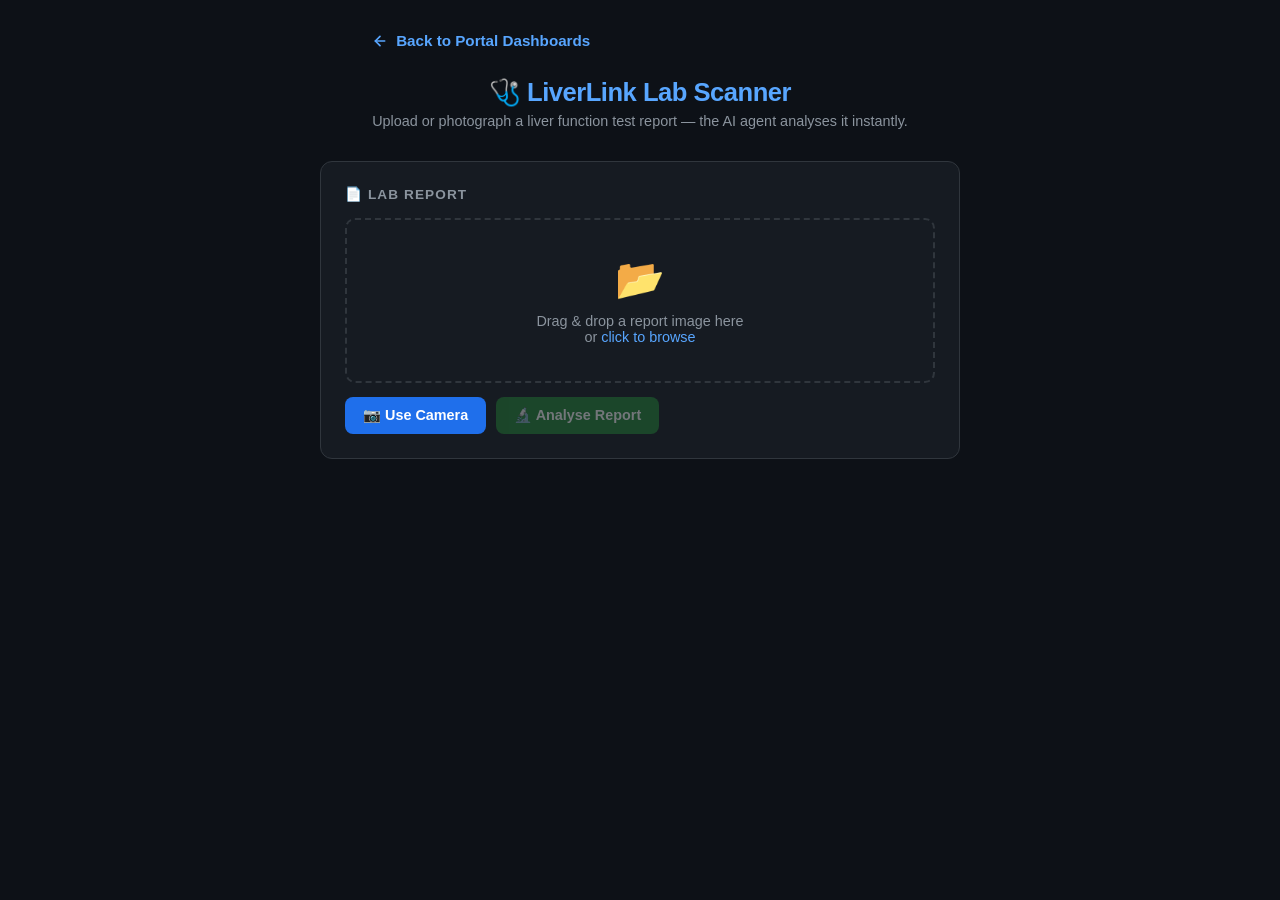
<file: frontend/upload.html>
<!DOCTYPE html>
<html lang="en">
<head>
<meta charset="UTF-8">
<meta name="viewport" content="width=device-width, initial-scale=1.0">
<title>LiverLink — Lab Report Scanner</title>
<style>
  * { box-sizing: border-box; margin: 0; padding: 0; }

  body {
    font-family: -apple-system, BlinkMacSystemFont, "Segoe UI", sans-serif;
    background: #0d1117;
    color: #e6edf3;
    min-height: 100vh;
    display: flex;
    flex-direction: column;
    align-items: center;
    padding: 32px 16px;
  }

  header {
    text-align: center;
    margin-bottom: 32px;
  }

  header h1 {
    font-size: 1.6rem;
    font-weight: 700;
    color: #58a6ff;
    letter-spacing: -0.5px;
  }

  header p {
    color: #8b949e;
    font-size: 0.9rem;
    margin-top: 6px;
  }

  .card {
    background: #161b22;
    border: 1px solid #30363d;
    border-radius: 12px;
    padding: 24px;
    width: 100%;
    max-width: 640px;
    margin-bottom: 20px;
  }

  .card h2 {
    font-size: 0.85rem;
    text-transform: uppercase;
    letter-spacing: 0.08em;
    color: #8b949e;
    margin-bottom: 16px;
  }

  /* Upload zone */
  .upload-zone {
    border: 2px dashed #30363d;
    border-radius: 10px;
    padding: 36px 20px;
    text-align: center;
    cursor: pointer;
    transition: border-color 0.2s, background 0.2s;
    position: relative;
  }

  .upload-zone:hover, .upload-zone.drag-over {
    border-color: #58a6ff;
    background: rgba(88,166,255,0.05);
  }

  .upload-zone input[type="file"] {
    position: absolute;
    inset: 0;
    opacity: 0;
    cursor: pointer;
  }

  .upload-zone .icon { font-size: 2.5rem; margin-bottom: 10px; }
  .upload-zone p { color: #8b949e; font-size: 0.9rem; }
  .upload-zone p span { color: #58a6ff; }

  /* Preview */
  #preview-wrap { display: none; margin-top: 16px; text-align: center; }
  #preview-img {
    max-width: 100%;
    max-height: 320px;
    border-radius: 8px;
    border: 1px solid #30363d;
    object-fit: contain;
  }

  /* Camera */
  #camera-wrap { display: none; margin-top: 16px; }
  #video {
    width: 100%;
    border-radius: 8px;
    border: 1px solid #30363d;
    background: #000;
  }
  #canvas { display: none; }

  .btn-row {
    display: flex;
    gap: 10px;
    margin-top: 14px;
    flex-wrap: wrap;
  }

  button {
    padding: 10px 18px;
    border-radius: 8px;
    border: none;
    font-size: 0.9rem;
    font-weight: 600;
    cursor: pointer;
    transition: opacity 0.15s;
  }

  button:disabled { opacity: 0.4; cursor: not-allowed; }

  .btn-primary { background: #238636; color: #fff; }
  .btn-primary:hover:not(:disabled) { background: #2ea043; }

  .btn-secondary { background: #21262d; color: #e6edf3; border: 1px solid #30363d; }
  .btn-secondary:hover:not(:disabled) { background: #30363d; }

  .btn-danger { background: #da3633; color: #fff; }
  .btn-danger:hover:not(:disabled) { background: #f85149; }

  .btn-cam { background: #1f6feb; color: #fff; }
  .btn-cam:hover:not(:disabled) { background: #388bfd; }

  /* Status */
  #status {
    display: none;
    align-items: center;
    gap: 10px;
    padding: 12px 16px;
    background: #21262d;
    border-radius: 8px;
    margin-top: 16px;
    font-size: 0.875rem;
    color: #8b949e;
  }

  .spinner {
    width: 18px; height: 18px;
    border: 2px solid #30363d;
    border-top-color: #58a6ff;
    border-radius: 50%;
    animation: spin 0.8s linear infinite;
    flex-shrink: 0;
  }

  @keyframes spin { to { transform: rotate(360deg); } }

  /* Result */
  #result-wrap { display: none; }

  .urgency-badge {
    display: inline-block;
    padding: 4px 12px;
    border-radius: 20px;
    font-size: 0.8rem;
    font-weight: 700;
    letter-spacing: 0.05em;
    margin-bottom: 14px;
  }

  .urgency-HIGH   { background: #da3633; color: #fff; }
  .urgency-MEDIUM { background: #d29922; color: #000; }
  .urgency-LOW    { background: #238636; color: #fff; }
  /* legacy aliases kept for backward compat */
  .urgency-CRITICAL { background: #da3633; color: #fff; }
  .urgency-MODERATE { background: #1f6feb; color: #fff; }
  .urgency-NORMAL   { background: #238636; color: #fff; }

  .alert-banner {
    display: flex;
    align-items: center;
    gap: 10px;
    background: rgba(218,54,51,0.15);
    border: 1px solid #da3633;
    border-radius: 8px;
    padding: 10px 14px;
    margin-bottom: 14px;
    font-size: 0.875rem;
    font-weight: 600;
    color: #f85149;
  }

  .trend-table td, .trend-table th { padding: 7px 10px; }
  .trend-RISING  { color: #f85149; font-weight: 700; }
  .trend-FALLING { color: #3fb950; font-weight: 700; }
  .trend-STABLE  { color: #8b949e; }

  .patient-summary-box {
    background: rgba(31,111,235,0.08);
    border: 1px solid #1f6feb;
    border-radius: 8px;
    padding: 14px;
    font-size: 0.9rem;
    line-height: 1.6;
    color: #c9d1d9;
    margin-bottom: 16px;
  }

  .summary-box {
    background: #0d1117;
    border: 1px solid #30363d;
    border-radius: 8px;
    padding: 14px;
    font-size: 0.875rem;
    line-height: 1.6;
    color: #c9d1d9;
    margin-bottom: 16px;
  }

  .notifications {
    display: flex;
    gap: 8px;
    flex-wrap: wrap;
    margin-bottom: 16px;
  }

  .notif-chip {
    padding: 4px 10px;
    border-radius: 20px;
    font-size: 0.78rem;
    font-weight: 600;
    display: flex;
    align-items: center;
    gap: 5px;
  }

  .notif-on  { background: rgba(35,134,54,0.2); color: #3fb950; border: 1px solid #238636; }
  .notif-off { background: rgba(48,54,61,0.5);  color: #8b949e; border: 1px solid #30363d; }

  table {
    width: 100%;
    border-collapse: collapse;
    font-size: 0.85rem;
  }

  th {
    text-align: left;
    padding: 8px 10px;
    background: #21262d;
    color: #8b949e;
    font-weight: 600;
    font-size: 0.78rem;
    text-transform: uppercase;
    letter-spacing: 0.05em;
  }

  td {
    padding: 9px 10px;
    border-bottom: 1px solid #21262d;
    color: #c9d1d9;
  }

  tr:last-child td { border-bottom: none; }

  .flag-HIGH { color: #f85149; font-weight: 700; }
  .flag-LOW  { color: #d29922; font-weight: 700; }
  .flag-NORMAL { color: #3fb950; }

  .dot-flag { font-size: 0.7rem; }

  .section-title {
    font-size: 0.78rem;
    text-transform: uppercase;
    letter-spacing: 0.08em;
    color: #8b949e;
    margin: 16px 0 8px;
  }

  .concern-list {
    list-style: none;
    display: flex;
    flex-direction: column;
    gap: 5px;
  }

  .concern-list li {
    font-size: 0.85rem;
    color: #c9d1d9;
    padding: 6px 10px;
    background: #0d1117;
    border-radius: 6px;
    border-left: 3px solid #58a6ff;
  }

  .meta-grid {
    display: grid;
    grid-template-columns: 1fr 1fr;
    gap: 8px;
  }

  .meta-item { font-size: 0.82rem; }
  .meta-item .label { color: #8b949e; }
  .meta-item .value { color: #e6edf3; font-weight: 500; }

  .follow-up {
    display: inline-flex;
    align-items: center;
    gap: 6px;
    background: rgba(210,153,34,0.1);
    border: 1px solid #d29922;
    color: #d29922;
    border-radius: 8px;
    padding: 8px 12px;
    font-size: 0.85rem;
    font-weight: 600;
    margin-top: 8px;
  }

  #raw-json { display: none; }
  #raw-json pre {
    background: #0d1117;
    border: 1px solid #30363d;
    border-radius: 8px;
    padding: 14px;
    font-size: 0.78rem;
    overflow-x: auto;
    color: #8b949e;
  }

  .toggle-raw {
    background: none;
    border: 1px solid #30363d;
    color: #8b949e;
    font-size: 0.78rem;
    padding: 4px 10px;
    border-radius: 6px;
    cursor: pointer;
    margin-top: 10px;
  }

  .toggle-raw:hover { background: #21262d; color: #e6edf3; }
</style>
</head>
<body>

<header>
  <div style="margin-bottom: 24px; text-align: left; max-width: 640px; width: 100%; margin-left: auto; margin-right: auto;">
    <a href="/" style="color: #58a6ff; text-decoration: none; font-size: 0.95rem; font-weight: 600; display: inline-flex; align-items: center; gap: 8px; transition: color 0.15s;">
      <svg width="16" height="16" viewBox="0 0 24 24" fill="none" stroke="currentColor" stroke-width="2.5" stroke-linecap="round" stroke-linejoin="round" style="vertical-align: middle;">
        <line x1="19" y1="12" x2="5" y2="12"></line>
        <polyline points="12 19 5 12 12 5"></polyline>
      </svg>
      Back to Portal Dashboards
    </a>
  </div>
  <h1>🩺 LiverLink Lab Scanner</h1>
  <p>Upload or photograph a liver function test report — the AI agent analyses it instantly.</p>
</header>

<!-- Upload card -->
<div class="card">
  <h2>📄 Lab Report</h2>

  <div class="upload-zone" id="drop-zone">
    <input type="file" id="file-input" accept="image/*">
    <div class="icon">📂</div>
    <p>Drag & drop a report image here<br>or <span>click to browse</span></p>
  </div>

  <div id="preview-wrap">
    <img id="preview-img" alt="Report preview">
  </div>

  <!-- Camera -->
  <div id="camera-wrap">
    <video id="video" autoplay playsinline></video>
    <canvas id="canvas"></canvas>
  </div>

  <div class="btn-row">
    <button class="btn-cam" id="btn-camera">📷 Use Camera</button>
    <button class="btn-primary" id="btn-capture" style="display:none">📸 Capture</button>
    <button class="btn-secondary" id="btn-stop-cam" style="display:none">✕ Stop Camera</button>
    <button class="btn-secondary" id="btn-clear" style="display:none">🗑 Clear</button>
    <button class="btn-primary" id="btn-analyse" disabled>🔬 Analyse Report</button>
  </div>

  <div id="status">
    <div class="spinner"></div>
    <span id="status-text">Sending to Lab Agent…</span>
  </div>
</div>

<!-- ── LAB AGENT RESULT ── -->
<div class="card" id="result-wrap" style="display:none">
  <h2>🧪 Lab Agent — Report Analysis</h2>

  <div id="urgency-badge-wrap"></div>
  <div id="immediate-alert" style="display:none" class="alert-banner">🚨 Requires Immediate Attention — contact physician now</div>
  <div id="notif-wrap" style="display:flex;gap:8px;flex-wrap:wrap;margin-bottom:12px;"></div>
  <div id="alert-msg-wrap" style="font-size:0.82rem;color:#d29922;margin-bottom:14px;"></div>

  <p class="section-title">Clinical Summary (Physician)</p>
  <div class="summary-box" id="summary-text"></div>

  <p class="section-title">Patient Summary</p>
  <div class="patient-summary-box" id="patient-summary-text"></div>

  <p class="section-title">Patient</p>
  <div class="meta-grid" id="meta-grid"></div>

  <p class="section-title">Test Results</p>
  <table id="results-table" class="trend-table">
    <thead>
      <tr><th>Test</th><th>Result</th><th>Reference</th><th>Status</th></tr>
    </thead>
    <tbody id="results-body"></tbody>
  </table>

  <div id="trend-section" style="display:none">
    <p class="section-title">Trend Analysis</p>
    <table class="trend-table" style="width:100%;border-collapse:collapse;font-size:0.85rem;">
      <thead>
        <tr>
          <th style="text-align:left;padding:8px 10px;background:#21262d;color:#8b949e;font-size:0.78rem;text-transform:uppercase;">Biomarker</th>
          <th style="text-align:left;padding:8px 10px;background:#21262d;color:#8b949e;font-size:0.78rem;text-transform:uppercase;">Current</th>
          <th style="text-align:left;padding:8px 10px;background:#21262d;color:#8b949e;font-size:0.78rem;text-transform:uppercase;">Prior</th>
          <th style="text-align:left;padding:8px 10px;background:#21262d;color:#8b949e;font-size:0.78rem;text-transform:uppercase;">Change</th>
          <th style="text-align:left;padding:8px 10px;background:#21262d;color:#8b949e;font-size:0.78rem;text-transform:uppercase;">Trend</th>
          <th style="text-align:left;padding:8px 10px;background:#21262d;color:#8b949e;font-size:0.78rem;text-transform:uppercase;">Note</th>
        </tr>
      </thead>
      <tbody id="trend-body"></tbody>
    </table>
  </div>

  <button class="toggle-raw" onclick="toggleRaw('raw-lab')">{ } Raw Lab JSON</button>
  <div id="raw-lab" style="display:none"><pre id="raw-lab-pre" style="background:#0d1117;border:1px solid #30363d;border-radius:8px;padding:14px;font-size:0.78rem;overflow-x:auto;color:#8b949e;margin-top:8px;"></pre></div>
</div>

<!-- ── DOCTOR AGENT RESULT ── -->
<div class="card" id="doctor-wrap" style="display:none">
  <h2>👨‍⚕️ Doctor Agent — Clinical Assessment</h2>

  <div id="doctor-badge-wrap" style="margin-bottom:12px;"></div>

  <div class="summary-box" id="doctor-summary" style="margin-bottom:16px;"></div>

  <p class="section-title">Injury Pattern & Severity</p>
  <div style="display:flex;gap:10px;flex-wrap:wrap;margin-bottom:16px;">
    <span id="pattern-chip" style="padding:6px 14px;border-radius:20px;font-size:0.82rem;font-weight:700;background:rgba(88,166,255,0.15);color:#58a6ff;border:1px solid #1f6feb;"></span>
    <span id="severity-chip" style="padding:6px 14px;border-radius:20px;font-size:0.82rem;font-weight:700;background:rgba(210,153,34,0.15);color:#d29922;border:1px solid #d29922;"></span>
  </div>

  <p class="section-title">Clinical Assessment</p>
  <div class="summary-box" id="clinical-assessment"></div>

  <p class="section-title">Differential Considerations</p>
  <ul class="concern-list" id="differentials-list"></ul>

  <p class="section-title">Recommended Actions</p>
  <ul class="concern-list" id="doctor-actions-list"></ul>

  <p class="section-title">Follow-up</p>
  <div id="followup-wrap"></div>

  <button class="toggle-raw" onclick="toggleRaw('raw-doctor')" style="margin-top:12px;">{ } Raw Doctor JSON</button>
  <div id="raw-doctor" style="display:none"><pre id="raw-doctor-pre" style="background:#0d1117;border:1px solid #30363d;border-radius:8px;padding:14px;font-size:0.78rem;overflow-x:auto;color:#8b949e;margin-top:8px;"></pre></div>
</div>

<script>
const ADK_BASE   = ''; // proxy: same origin
const APP_NAME   = 'liverlink_pipeline';
const USER_ID    = 'liverlink-user';

let capturedImageB64 = null;
let capturedMimeType = null;
let stream           = null;

// ── File upload ──────────────────────────────────────────────────────────────
const fileInput  = document.getElementById('file-input');
const dropZone   = document.getElementById('drop-zone');
const previewImg = document.getElementById('preview-img');

fileInput.addEventListener('change', e => loadFile(e.target.files[0]));

dropZone.addEventListener('dragover', e => { e.preventDefault(); dropZone.classList.add('drag-over'); });
dropZone.addEventListener('dragleave', () => dropZone.classList.remove('drag-over'));
dropZone.addEventListener('drop', e => {
  e.preventDefault();
  dropZone.classList.remove('drag-over');
  loadFile(e.dataTransfer.files[0]);
});

function loadFile(file) {
  if (!file || !file.type.startsWith('image/')) return;
  const reader = new FileReader();
  reader.onload = ev => {
    const img = new Image();
    img.onload = () => {
      // Resize to max 1600px on longest side before encoding
      const MAX = 1600;
      let w = img.width, h = img.height;
      if (w > MAX || h > MAX) {
        if (w > h) { h = Math.round(h * MAX / w); w = MAX; }
        else       { w = Math.round(w * MAX / h); h = MAX; }
      }
      const canvas = document.createElement('canvas');
      canvas.width = w; canvas.height = h;
      canvas.getContext('2d').drawImage(img, 0, 0, w, h);
      const dataUrl = canvas.toDataURL('image/jpeg', 0.85);
      capturedMimeType = 'image/jpeg';
      capturedImageB64 = dataUrl.split(',')[1];
      showPreview(dataUrl);
    };
    img.src = ev.target.result;
  };
  reader.readAsDataURL(file);
}

function showPreview(src) {
  previewImg.src = src;
  document.getElementById('preview-wrap').style.display = 'block';
  document.getElementById('btn-clear').style.display   = 'inline-block';
  document.getElementById('btn-analyse').disabled       = false;
  document.getElementById('result-wrap').style.display  = 'none';
}

// ── Camera ───────────────────────────────────────────────────────────────────
document.getElementById('btn-camera').addEventListener('click', async () => {
  try {
    stream = await navigator.mediaDevices.getUserMedia({ video: { facingMode: 'environment' } });
    document.getElementById('video').srcObject = stream;
    document.getElementById('camera-wrap').style.display = 'block';
    document.getElementById('btn-camera').style.display  = 'none';
    document.getElementById('btn-capture').style.display = 'inline-block';
    document.getElementById('btn-stop-cam').style.display = 'inline-block';
  } catch (err) {
    alert('Camera access denied: ' + err.message);
  }
});

document.getElementById('btn-capture').addEventListener('click', () => {
  const video  = document.getElementById('video');
  const canvas = document.getElementById('canvas');
  canvas.width  = video.videoWidth;
  canvas.height = video.videoHeight;
  canvas.getContext('2d').drawImage(video, 0, 0);
  const dataUrl = canvas.toDataURL('image/jpeg', 0.9);
  capturedMimeType = 'image/jpeg';
  capturedImageB64 = dataUrl.split(',')[1];
  stopCamera();
  showPreview(dataUrl);
});

document.getElementById('btn-stop-cam').addEventListener('click', stopCamera);

function stopCamera() {
  if (stream) stream.getTracks().forEach(t => t.stop());
  stream = null;
  document.getElementById('camera-wrap').style.display  = 'none';
  document.getElementById('btn-capture').style.display  = 'none';
  document.getElementById('btn-stop-cam').style.display = 'none';
  document.getElementById('btn-camera').style.display   = 'inline-block';
}

// ── Clear ────────────────────────────────────────────────────────────────────
document.getElementById('btn-clear').addEventListener('click', () => {
  capturedImageB64 = null; capturedMimeType = null;
  fileInput.value = '';
  document.getElementById('preview-wrap').style.display = 'none';
  document.getElementById('btn-clear').style.display    = 'none';
  document.getElementById('btn-analyse').disabled       = true;
  document.getElementById('result-wrap').style.display  = 'none';
});

// ── Analyse ──────────────────────────────────────────────────────────────────
document.getElementById('btn-analyse').addEventListener('click', analyse);

async function analyse() {
  if (!capturedImageB64) return;

  const statusEl = document.getElementById('status');
  statusEl.style.display = 'flex';
  document.getElementById('btn-analyse').disabled = true;
  document.getElementById('result-wrap').style.display = 'none';

  try {
    // Create a fresh session
    const sessionId = 'session-' + Date.now();
    await fetch(`${ADK_BASE}/apps/${APP_NAME}/users/${USER_ID}/sessions/${sessionId}`, {
      method: 'POST', headers: { 'Content-Type': 'application/json' }, body: '{}'
    });

    setStatus('Sending image to Lab Agent…');

    const body = {
      app_name:    APP_NAME,
      user_id:     USER_ID,
      session_id:  sessionId,
      new_message: {
        role:  'user',
        parts: [
          {
            inline_data: {
              mime_type: capturedMimeType,
              data:      capturedImageB64
            }
          },
          { text: 'Analyse this lab report image and return the full structured JSON payload.' }
        ]
      }
    };

    setStatus('Lab Agent analysing report…');
    const res = await fetch(`${ADK_BASE}/run`, {
      method: 'POST',
      headers: { 'Content-Type': 'application/json' },
      body: JSON.stringify(body)
    });

    if (!res.ok) throw new Error('Server error: ' + res.status);

    const events = await res.json();

    // Collect all text parts from all events by author
    const byAuthor = {};
    for (const e of events) {
      if (!e.author || !e.content?.parts) continue;
      const txt = e.content.parts.map(p => p.text || '').join('');
      if (txt) byAuthor[e.author] = (byAuthor[e.author] || '') + txt;
    }

    const parseJSON = raw => {
      const cleaned = raw.trim().replace(/^```json\s*/,'').replace(/\s*```$/,'').trim();
      return JSON.parse(cleaned);
    };

    const labRaw    = byAuthor['lab_agent']    || '';
    const doctorRaw = byAuthor['doctor_agent'] || '';

    if (labRaw)    renderLab(parseJSON(labRaw));
    if (doctorRaw) renderDoctor(parseJSON(doctorRaw));

    if (!labRaw && !doctorRaw) throw new Error('No output received from agents.');

  } catch (err) {
    alert('Error: ' + err.message);
    console.error(err);
  } finally {
    statusEl.style.display = 'none';
    document.getElementById('btn-analyse').disabled = false;
  }
}

function setStatus(msg) {
  document.getElementById('status-text').textContent = msg;
}

// ── Lab Agent render ──────────────────────────────────────────────────────────
function renderLab(d) {
  const ul = d.urgency_level || 'LOW';
  document.getElementById('urgency-badge-wrap').innerHTML =
    `<span class="urgency-badge urgency-${ul}" style="margin-bottom:10px;display:inline-block;">⚠ ${ul}</span>`;

  // Immediate attention banner
  const immediateEl = document.getElementById('immediate-alert');
  immediateEl.style.display = d.requires_immediate_attention ? 'flex' : 'none';

  const notifs = d.notifications || {};
  document.getElementById('notif-wrap').innerHTML = [
    ['🆕 New Report',       notifs.new_report_alert],
    ['👨‍⚕️ Doctor Notified',  notifs.notify_doctor],
    ['🔔 Patient Notified', notifs.notify_patient],
  ].map(([label, on]) =>
    `<span class="notif-chip ${on ? 'notif-on' : 'notif-off'}">${label}</span>`
  ).join('');

  if (notifs.alert_message)
    document.getElementById('alert-msg-wrap').textContent = '📲 ' + notifs.alert_message;

  // Dual summaries — fall back to legacy field names
  document.getElementById('summary-text').textContent =
    d.doctor_brief || d.lab_summary || d.agent_summary || '—';
  document.getElementById('patient-summary-text').textContent =
    d.patient_summary || '—';

  const m = d.report_metadata || {};
  document.getElementById('meta-grid').innerHTML = [
    ['Patient',     m.patient_name],
    ['ID',          m.patient_id],
    ['DOB',         m.date_of_birth],
    ['Age / Sex',   [m.age, m.sex].filter(Boolean).join(' / ')],
    ['Report Date', m.report_date],
    ['Accession',   m.accession_number],
    ['Physician',   m.referring_physician],
    ['Lab',         m.lab_name],
  ].map(([label, val]) =>
    `<div class="meta-item"><div class="label">${label}</div><div class="value">${val || '—'}</div></div>`
  ).join('');

  document.getElementById('results-body').innerHTML = (d.test_results || []).map(t => {
    const cls = `flag-${t.status}`;
    const dot = t.is_flagged ? '🔴' : '🟢';
    return `<tr>
      <td>${t.name}</td>
      <td class="${cls}">${t.value} ${t.unit}</td>
      <td>${t.reference_range}</td>
      <td class="${cls}">${dot} ${t.status}</td>
    </tr>`;
  }).join('');

  // Trend analysis
  const trends = d.trend_analysis || [];
  const trendSection = document.getElementById('trend-section');
  if (trends.length > 0) {
    document.getElementById('trend-body').innerHTML = trends.map(t => {
      const sign = t.percent_change > 0 ? '+' : '';
      const sigFlag = t.is_significant ? ' ⚠' : '';
      return `<tr>
        <td style="color:#c9d1d9">${t.biomarker}</td>
        <td style="color:#c9d1d9">${t.current_value}</td>
        <td style="color:#8b949e">${t.prior_value} <span style="font-size:0.75rem;color:#8b949e">(${t.prior_date})</span></td>
        <td class="trend-${t.velocity}">${sign}${t.percent_change}%${sigFlag}</td>
        <td class="trend-${t.velocity}">${t.velocity}</td>
        <td style="color:#8b949e;font-size:0.8rem">${t.note}</td>
      </tr>`;
    }).join('');
    trendSection.style.display = 'block';
  } else {
    trendSection.style.display = 'none';
  }

  document.getElementById('raw-lab-pre').textContent = JSON.stringify(d, null, 2);
  document.getElementById('result-wrap').style.display = 'block';
  document.getElementById('result-wrap').scrollIntoView({ behavior: 'smooth' });
}

// ── Doctor Agent render ───────────────────────────────────────────────────────
function renderDoctor(d) {
  const ul = d.urgency_level || 'LOW';
  document.getElementById('doctor-badge-wrap').innerHTML =
    `<span class="urgency-badge urgency-${ul}" style="margin-bottom:8px;display:inline-block;">⚠ ${ul}</span>`
    + (d.requires_immediate_attention
      ? `<div class="alert-banner" style="margin-bottom:12px;">🚨 Requires Immediate Attention</div>`
      : '');

  document.getElementById('doctor-summary').textContent = d.doctor_summary || '—';

  // Show trend_summary if present
  const tsEl = document.getElementById('clinical-assessment');
  const trendSummary = d.trend_summary && d.trend_summary !== 'No trend data available'
    ? `\n\n📈 Trend: ${d.trend_summary}` : '';
  tsEl.textContent = (d.clinical_assessment || '—') + trendSummary;

  document.getElementById('pattern-chip').textContent  = '🔬 ' + (d.injury_pattern || '—');
  document.getElementById('severity-chip').textContent = '📊 ' + (d.severity || '—');

  document.getElementById('differentials-list').innerHTML =
    (d.differential_considerations || []).map(c => `<li>${c}</li>`).join('');

  document.getElementById('doctor-actions-list').innerHTML =
    (d.recommended_actions || []).map(a =>
      `<li><strong>#${a.priority}</strong> ${a.action}<br><span style="color:#8b949e;font-size:0.8rem">${a.rationale}</span></li>`
    ).join('');

  const fu = d.follow_up || {};
  document.getElementById('followup-wrap').innerHTML = `
    <div class="follow-up" style="flex-direction:column;align-items:flex-start;gap:4px;">
      <span>⏱ <strong>${fu.timeframe || '—'}</strong></span>
      ${fu.retest_in ? `<span style="font-size:0.82rem;font-weight:400">${fu.retest_in}</span>` : ''}
      ${(fu.monitoring_parameters||[]).length ? `<span style="font-size:0.82rem;font-weight:400;color:#8b949e">Monitor: ${fu.monitoring_parameters.join(', ')}</span>` : ''}
    </div>`;

  document.getElementById('raw-doctor-pre').textContent = JSON.stringify(d, null, 2);
  document.getElementById('doctor-wrap').style.display = 'block';
  document.getElementById('doctor-wrap').scrollIntoView({ behavior: 'smooth' });
}

function toggleRaw(id) {
  const el = document.getElementById(id);
  el.style.display = el.style.display === 'none' ? 'block' : 'none';
}
</script>
</body>
</html>
</file>
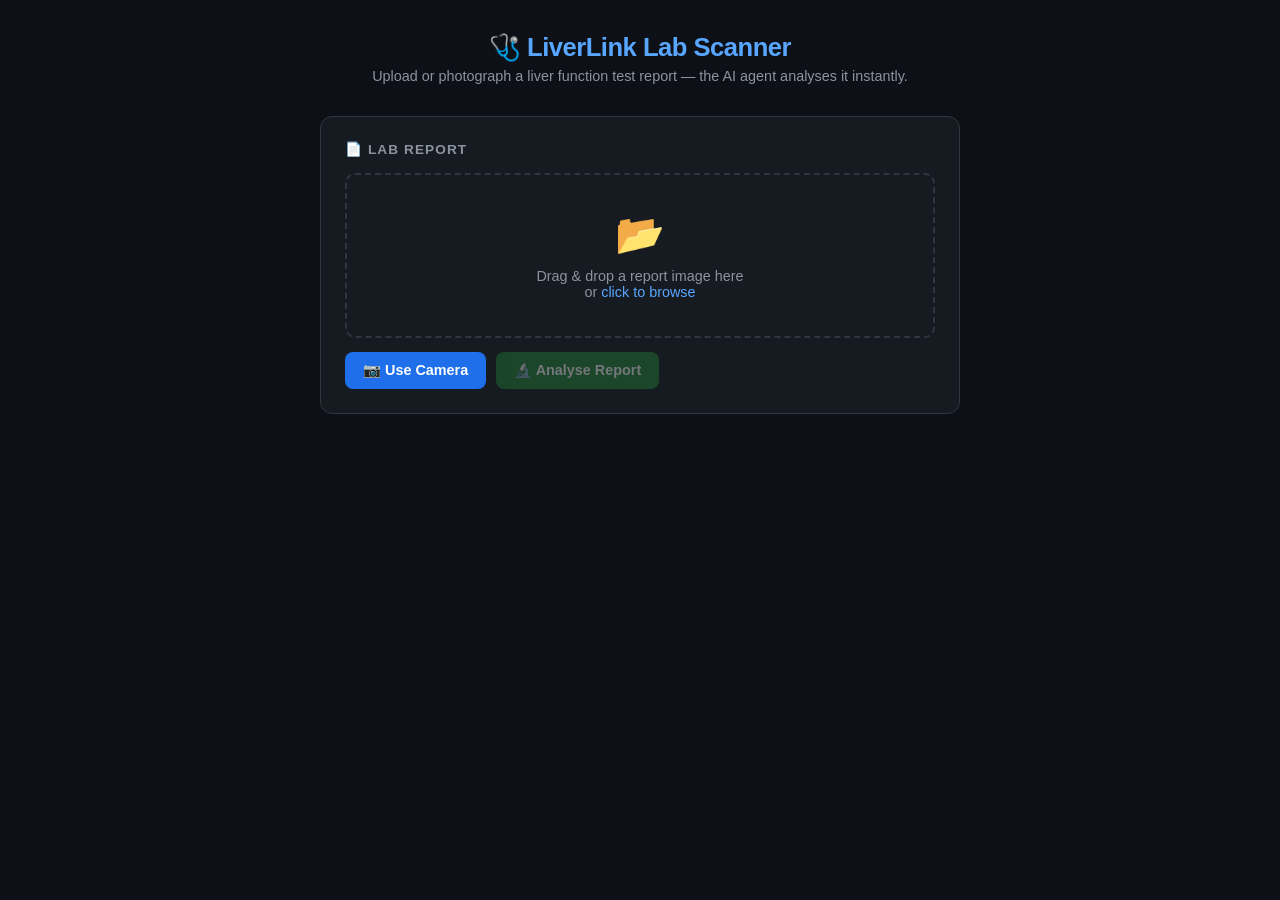
<file: LiverLink/upload.html>
<!DOCTYPE html>
<html lang="en">
<head>
<meta charset="UTF-8">
<meta name="viewport" content="width=device-width, initial-scale=1.0">
<title>LiverLink — Lab Report Scanner</title>
<style>
  * { box-sizing: border-box; margin: 0; padding: 0; }

  body {
    font-family: -apple-system, BlinkMacSystemFont, "Segoe UI", sans-serif;
    background: #0d1117;
    color: #e6edf3;
    min-height: 100vh;
    display: flex;
    flex-direction: column;
    align-items: center;
    padding: 32px 16px;
  }

  header {
    text-align: center;
    margin-bottom: 32px;
  }

  header h1 {
    font-size: 1.6rem;
    font-weight: 700;
    color: #58a6ff;
    letter-spacing: -0.5px;
  }

  header p {
    color: #8b949e;
    font-size: 0.9rem;
    margin-top: 6px;
  }

  .card {
    background: #161b22;
    border: 1px solid #30363d;
    border-radius: 12px;
    padding: 24px;
    width: 100%;
    max-width: 640px;
    margin-bottom: 20px;
  }

  .card h2 {
    font-size: 0.85rem;
    text-transform: uppercase;
    letter-spacing: 0.08em;
    color: #8b949e;
    margin-bottom: 16px;
  }

  /* Upload zone */
  .upload-zone {
    border: 2px dashed #30363d;
    border-radius: 10px;
    padding: 36px 20px;
    text-align: center;
    cursor: pointer;
    transition: border-color 0.2s, background 0.2s;
    position: relative;
  }

  .upload-zone:hover, .upload-zone.drag-over {
    border-color: #58a6ff;
    background: rgba(88,166,255,0.05);
  }

  .upload-zone input[type="file"] {
    position: absolute;
    inset: 0;
    opacity: 0;
    cursor: pointer;
  }

  .upload-zone .icon { font-size: 2.5rem; margin-bottom: 10px; }
  .upload-zone p { color: #8b949e; font-size: 0.9rem; }
  .upload-zone p span { color: #58a6ff; }

  /* Preview */
  #preview-wrap { display: none; margin-top: 16px; text-align: center; }
  #preview-img {
    max-width: 100%;
    max-height: 320px;
    border-radius: 8px;
    border: 1px solid #30363d;
    object-fit: contain;
  }

  /* Camera */
  #camera-wrap { display: none; margin-top: 16px; }
  #video {
    width: 100%;
    border-radius: 8px;
    border: 1px solid #30363d;
    background: #000;
  }
  #canvas { display: none; }

  .btn-row {
    display: flex;
    gap: 10px;
    margin-top: 14px;
    flex-wrap: wrap;
  }

  button {
    padding: 10px 18px;
    border-radius: 8px;
    border: none;
    font-size: 0.9rem;
    font-weight: 600;
    cursor: pointer;
    transition: opacity 0.15s;
  }

  button:disabled { opacity: 0.4; cursor: not-allowed; }

  .btn-primary { background: #238636; color: #fff; }
  .btn-primary:hover:not(:disabled) { background: #2ea043; }

  .btn-secondary { background: #21262d; color: #e6edf3; border: 1px solid #30363d; }
  .btn-secondary:hover:not(:disabled) { background: #30363d; }

  .btn-danger { background: #da3633; color: #fff; }
  .btn-danger:hover:not(:disabled) { background: #f85149; }

  .btn-cam { background: #1f6feb; color: #fff; }
  .btn-cam:hover:not(:disabled) { background: #388bfd; }

  /* Status */
  #status {
    display: none;
    align-items: center;
    gap: 10px;
    padding: 12px 16px;
    background: #21262d;
    border-radius: 8px;
    margin-top: 16px;
    font-size: 0.875rem;
    color: #8b949e;
  }

  .spinner {
    width: 18px; height: 18px;
    border: 2px solid #30363d;
    border-top-color: #58a6ff;
    border-radius: 50%;
    animation: spin 0.8s linear infinite;
    flex-shrink: 0;
  }

  @keyframes spin { to { transform: rotate(360deg); } }

  /* Result */
  #result-wrap { display: none; }

  .urgency-badge {
    display: inline-block;
    padding: 4px 12px;
    border-radius: 20px;
    font-size: 0.8rem;
    font-weight: 700;
    letter-spacing: 0.05em;
    margin-bottom: 14px;
  }

  .urgency-HIGH   { background: #da3633; color: #fff; }
  .urgency-MEDIUM { background: #d29922; color: #000; }
  .urgency-LOW    { background: #238636; color: #fff; }
  /* legacy aliases kept for backward compat */
  .urgency-CRITICAL { background: #da3633; color: #fff; }
  .urgency-MODERATE { background: #1f6feb; color: #fff; }
  .urgency-NORMAL   { background: #238636; color: #fff; }

  .alert-banner {
    display: flex;
    align-items: center;
    gap: 10px;
    background: rgba(218,54,51,0.15);
    border: 1px solid #da3633;
    border-radius: 8px;
    padding: 10px 14px;
    margin-bottom: 14px;
    font-size: 0.875rem;
    font-weight: 600;
    color: #f85149;
  }

  .trend-table td, .trend-table th { padding: 7px 10px; }
  .trend-RISING  { color: #f85149; font-weight: 700; }
  .trend-FALLING { color: #3fb950; font-weight: 700; }
  .trend-STABLE  { color: #8b949e; }

  .patient-summary-box {
    background: rgba(31,111,235,0.08);
    border: 1px solid #1f6feb;
    border-radius: 8px;
    padding: 14px;
    font-size: 0.9rem;
    line-height: 1.6;
    color: #c9d1d9;
    margin-bottom: 16px;
  }

  .summary-box {
    background: #0d1117;
    border: 1px solid #30363d;
    border-radius: 8px;
    padding: 14px;
    font-size: 0.875rem;
    line-height: 1.6;
    color: #c9d1d9;
    margin-bottom: 16px;
  }

  .notifications {
    display: flex;
    gap: 8px;
    flex-wrap: wrap;
    margin-bottom: 16px;
  }

  .notif-chip {
    padding: 4px 10px;
    border-radius: 20px;
    font-size: 0.78rem;
    font-weight: 600;
    display: flex;
    align-items: center;
    gap: 5px;
  }

  .notif-on  { background: rgba(35,134,54,0.2); color: #3fb950; border: 1px solid #238636; }
  .notif-off { background: rgba(48,54,61,0.5);  color: #8b949e; border: 1px solid #30363d; }

  table {
    width: 100%;
    border-collapse: collapse;
    font-size: 0.85rem;
  }

  th {
    text-align: left;
    padding: 8px 10px;
    background: #21262d;
    color: #8b949e;
    font-weight: 600;
    font-size: 0.78rem;
    text-transform: uppercase;
    letter-spacing: 0.05em;
  }

  td {
    padding: 9px 10px;
    border-bottom: 1px solid #21262d;
    color: #c9d1d9;
  }

  tr:last-child td { border-bottom: none; }

  .flag-HIGH { color: #f85149; font-weight: 700; }
  .flag-LOW  { color: #d29922; font-weight: 700; }
  .flag-NORMAL { color: #3fb950; }

  .dot-flag { font-size: 0.7rem; }

  .section-title {
    font-size: 0.78rem;
    text-transform: uppercase;
    letter-spacing: 0.08em;
    color: #8b949e;
    margin: 16px 0 8px;
  }

  .concern-list {
    list-style: none;
    display: flex;
    flex-direction: column;
    gap: 5px;
  }

  .concern-list li {
    font-size: 0.85rem;
    color: #c9d1d9;
    padding: 6px 10px;
    background: #0d1117;
    border-radius: 6px;
    border-left: 3px solid #58a6ff;
  }

  .meta-grid {
    display: grid;
    grid-template-columns: 1fr 1fr;
    gap: 8px;
  }

  .meta-item { font-size: 0.82rem; }
  .meta-item .label { color: #8b949e; }
  .meta-item .value { color: #e6edf3; font-weight: 500; }

  .follow-up {
    display: inline-flex;
    align-items: center;
    gap: 6px;
    background: rgba(210,153,34,0.1);
    border: 1px solid #d29922;
    color: #d29922;
    border-radius: 8px;
    padding: 8px 12px;
    font-size: 0.85rem;
    font-weight: 600;
    margin-top: 8px;
  }

  #raw-json { display: none; }
  #raw-json pre {
    background: #0d1117;
    border: 1px solid #30363d;
    border-radius: 8px;
    padding: 14px;
    font-size: 0.78rem;
    overflow-x: auto;
    color: #8b949e;
  }

  .toggle-raw {
    background: none;
    border: 1px solid #30363d;
    color: #8b949e;
    font-size: 0.78rem;
    padding: 4px 10px;
    border-radius: 6px;
    cursor: pointer;
    margin-top: 10px;
  }

  .toggle-raw:hover { background: #21262d; color: #e6edf3; }
</style>
</head>
<body>

<header>
  <h1>🩺 LiverLink Lab Scanner</h1>
  <p>Upload or photograph a liver function test report — the AI agent analyses it instantly.</p>
</header>

<!-- Upload card -->
<div class="card">
  <h2>📄 Lab Report</h2>

  <div class="upload-zone" id="drop-zone">
    <input type="file" id="file-input" accept="image/*">
    <div class="icon">📂</div>
    <p>Drag & drop a report image here<br>or <span>click to browse</span></p>
  </div>

  <div id="preview-wrap">
    <img id="preview-img" alt="Report preview">
  </div>

  <!-- Camera -->
  <div id="camera-wrap">
    <video id="video" autoplay playsinline></video>
    <canvas id="canvas"></canvas>
  </div>

  <div class="btn-row">
    <button class="btn-cam" id="btn-camera">📷 Use Camera</button>
    <button class="btn-primary" id="btn-capture" style="display:none">📸 Capture</button>
    <button class="btn-secondary" id="btn-stop-cam" style="display:none">✕ Stop Camera</button>
    <button class="btn-secondary" id="btn-clear" style="display:none">🗑 Clear</button>
    <button class="btn-primary" id="btn-analyse" disabled>🔬 Analyse Report</button>
  </div>

  <div id="status">
    <div class="spinner"></div>
    <span id="status-text">Sending to Lab Agent…</span>
  </div>
</div>

<!-- ── LAB AGENT RESULT ── -->
<div class="card" id="result-wrap" style="display:none">
  <h2>🧪 Lab Agent — Report Analysis</h2>

  <div id="urgency-badge-wrap"></div>
  <div id="immediate-alert" style="display:none" class="alert-banner">🚨 Requires Immediate Attention — contact physician now</div>
  <div id="notif-wrap" style="display:flex;gap:8px;flex-wrap:wrap;margin-bottom:12px;"></div>
  <div id="alert-msg-wrap" style="font-size:0.82rem;color:#d29922;margin-bottom:14px;"></div>

  <p class="section-title">Clinical Summary (Physician)</p>
  <div class="summary-box" id="summary-text"></div>

  <p class="section-title">Patient Summary</p>
  <div class="patient-summary-box" id="patient-summary-text"></div>

  <p class="section-title">Patient</p>
  <div class="meta-grid" id="meta-grid"></div>

  <p class="section-title">Test Results</p>
  <table id="results-table" class="trend-table">
    <thead>
      <tr><th>Test</th><th>Result</th><th>Reference</th><th>Status</th></tr>
    </thead>
    <tbody id="results-body"></tbody>
  </table>

  <div id="trend-section" style="display:none">
    <p class="section-title">Trend Analysis</p>
    <table class="trend-table" style="width:100%;border-collapse:collapse;font-size:0.85rem;">
      <thead>
        <tr>
          <th style="text-align:left;padding:8px 10px;background:#21262d;color:#8b949e;font-size:0.78rem;text-transform:uppercase;">Biomarker</th>
          <th style="text-align:left;padding:8px 10px;background:#21262d;color:#8b949e;font-size:0.78rem;text-transform:uppercase;">Current</th>
          <th style="text-align:left;padding:8px 10px;background:#21262d;color:#8b949e;font-size:0.78rem;text-transform:uppercase;">Prior</th>
          <th style="text-align:left;padding:8px 10px;background:#21262d;color:#8b949e;font-size:0.78rem;text-transform:uppercase;">Change</th>
          <th style="text-align:left;padding:8px 10px;background:#21262d;color:#8b949e;font-size:0.78rem;text-transform:uppercase;">Trend</th>
          <th style="text-align:left;padding:8px 10px;background:#21262d;color:#8b949e;font-size:0.78rem;text-transform:uppercase;">Note</th>
        </tr>
      </thead>
      <tbody id="trend-body"></tbody>
    </table>
  </div>

  <button class="toggle-raw" onclick="toggleRaw('raw-lab')">{ } Raw Lab JSON</button>
  <div id="raw-lab" style="display:none"><pre id="raw-lab-pre" style="background:#0d1117;border:1px solid #30363d;border-radius:8px;padding:14px;font-size:0.78rem;overflow-x:auto;color:#8b949e;margin-top:8px;"></pre></div>
</div>

<!-- ── DOCTOR AGENT RESULT ── -->
<div class="card" id="doctor-wrap" style="display:none">
  <h2>👨‍⚕️ Doctor Agent — Clinical Assessment</h2>

  <div id="doctor-badge-wrap" style="margin-bottom:12px;"></div>

  <div class="summary-box" id="doctor-summary" style="margin-bottom:16px;"></div>

  <p class="section-title">Injury Pattern & Severity</p>
  <div style="display:flex;gap:10px;flex-wrap:wrap;margin-bottom:16px;">
    <span id="pattern-chip" style="padding:6px 14px;border-radius:20px;font-size:0.82rem;font-weight:700;background:rgba(88,166,255,0.15);color:#58a6ff;border:1px solid #1f6feb;"></span>
    <span id="severity-chip" style="padding:6px 14px;border-radius:20px;font-size:0.82rem;font-weight:700;background:rgba(210,153,34,0.15);color:#d29922;border:1px solid #d29922;"></span>
  </div>

  <p class="section-title">Clinical Assessment</p>
  <div class="summary-box" id="clinical-assessment"></div>

  <p class="section-title">Differential Considerations</p>
  <ul class="concern-list" id="differentials-list"></ul>

  <p class="section-title">Recommended Actions</p>
  <ul class="concern-list" id="doctor-actions-list"></ul>

  <p class="section-title">Follow-up</p>
  <div id="followup-wrap"></div>

  <button class="toggle-raw" onclick="toggleRaw('raw-doctor')" style="margin-top:12px;">{ } Raw Doctor JSON</button>
  <div id="raw-doctor" style="display:none"><pre id="raw-doctor-pre" style="background:#0d1117;border:1px solid #30363d;border-radius:8px;padding:14px;font-size:0.78rem;overflow-x:auto;color:#8b949e;margin-top:8px;"></pre></div>
</div>

<script>
const ADK_BASE   = ''; // proxy: same origin
const APP_NAME   = 'liverlink_pipeline';
const USER_ID    = 'liverlink-user';

let capturedImageB64 = null;
let capturedMimeType = null;
let stream           = null;

// ── File upload ──────────────────────────────────────────────────────────────
const fileInput  = document.getElementById('file-input');
const dropZone   = document.getElementById('drop-zone');
const previewImg = document.getElementById('preview-img');

fileInput.addEventListener('change', e => loadFile(e.target.files[0]));

dropZone.addEventListener('dragover', e => { e.preventDefault(); dropZone.classList.add('drag-over'); });
dropZone.addEventListener('dragleave', () => dropZone.classList.remove('drag-over'));
dropZone.addEventListener('drop', e => {
  e.preventDefault();
  dropZone.classList.remove('drag-over');
  loadFile(e.dataTransfer.files[0]);
});

function loadFile(file) {
  if (!file || !file.type.startsWith('image/')) return;
  const reader = new FileReader();
  reader.onload = ev => {
    const img = new Image();
    img.onload = () => {
      // Resize to max 1600px on longest side before encoding
      const MAX = 1600;
      let w = img.width, h = img.height;
      if (w > MAX || h > MAX) {
        if (w > h) { h = Math.round(h * MAX / w); w = MAX; }
        else       { w = Math.round(w * MAX / h); h = MAX; }
      }
      const canvas = document.createElement('canvas');
      canvas.width = w; canvas.height = h;
      canvas.getContext('2d').drawImage(img, 0, 0, w, h);
      const dataUrl = canvas.toDataURL('image/jpeg', 0.85);
      capturedMimeType = 'image/jpeg';
      capturedImageB64 = dataUrl.split(',')[1];
      showPreview(dataUrl);
    };
    img.src = ev.target.result;
  };
  reader.readAsDataURL(file);
}

function showPreview(src) {
  previewImg.src = src;
  document.getElementById('preview-wrap').style.display = 'block';
  document.getElementById('btn-clear').style.display   = 'inline-block';
  document.getElementById('btn-analyse').disabled       = false;
  document.getElementById('result-wrap').style.display  = 'none';
}

// ── Camera ───────────────────────────────────────────────────────────────────
document.getElementById('btn-camera').addEventListener('click', async () => {
  try {
    stream = await navigator.mediaDevices.getUserMedia({ video: { facingMode: 'environment' } });
    document.getElementById('video').srcObject = stream;
    document.getElementById('camera-wrap').style.display = 'block';
    document.getElementById('btn-camera').style.display  = 'none';
    document.getElementById('btn-capture').style.display = 'inline-block';
    document.getElementById('btn-stop-cam').style.display = 'inline-block';
  } catch (err) {
    alert('Camera access denied: ' + err.message);
  }
});

document.getElementById('btn-capture').addEventListener('click', () => {
  const video  = document.getElementById('video');
  const canvas = document.getElementById('canvas');
  canvas.width  = video.videoWidth;
  canvas.height = video.videoHeight;
  canvas.getContext('2d').drawImage(video, 0, 0);
  const dataUrl = canvas.toDataURL('image/jpeg', 0.9);
  capturedMimeType = 'image/jpeg';
  capturedImageB64 = dataUrl.split(',')[1];
  stopCamera();
  showPreview(dataUrl);
});

document.getElementById('btn-stop-cam').addEventListener('click', stopCamera);

function stopCamera() {
  if (stream) stream.getTracks().forEach(t => t.stop());
  stream = null;
  document.getElementById('camera-wrap').style.display  = 'none';
  document.getElementById('btn-capture').style.display  = 'none';
  document.getElementById('btn-stop-cam').style.display = 'none';
  document.getElementById('btn-camera').style.display   = 'inline-block';
}

// ── Clear ────────────────────────────────────────────────────────────────────
document.getElementById('btn-clear').addEventListener('click', () => {
  capturedImageB64 = null; capturedMimeType = null;
  fileInput.value = '';
  document.getElementById('preview-wrap').style.display = 'none';
  document.getElementById('btn-clear').style.display    = 'none';
  document.getElementById('btn-analyse').disabled       = true;
  document.getElementById('result-wrap').style.display  = 'none';
});

// ── Analyse ──────────────────────────────────────────────────────────────────
document.getElementById('btn-analyse').addEventListener('click', analyse);

async function analyse() {
  if (!capturedImageB64) return;

  const statusEl = document.getElementById('status');
  statusEl.style.display = 'flex';
  document.getElementById('btn-analyse').disabled = true;
  document.getElementById('result-wrap').style.display = 'none';

  try {
    // Create a fresh session
    const sessionId = 'session-' + Date.now();
    await fetch(`${ADK_BASE}/apps/${APP_NAME}/users/${USER_ID}/sessions/${sessionId}`, {
      method: 'POST', headers: { 'Content-Type': 'application/json' }, body: '{}'
    });

    setStatus('Sending image to Lab Agent…');

    const body = {
      app_name:    APP_NAME,
      user_id:     USER_ID,
      session_id:  sessionId,
      new_message: {
        role:  'user',
        parts: [
          {
            inline_data: {
              mime_type: capturedMimeType,
              data:      capturedImageB64
            }
          },
          { text: 'Analyse this lab report image and return the full structured JSON payload.' }
        ]
      }
    };

    setStatus('Lab Agent analysing report…');
    const res = await fetch(`${ADK_BASE}/run`, {
      method: 'POST',
      headers: { 'Content-Type': 'application/json' },
      body: JSON.stringify(body)
    });

    if (!res.ok) throw new Error('Server error: ' + res.status);

    const events = await res.json();

    // Collect all text parts from all events by author
    const byAuthor = {};
    for (const e of events) {
      if (!e.author || !e.content?.parts) continue;
      const txt = e.content.parts.map(p => p.text || '').join('');
      if (txt) byAuthor[e.author] = (byAuthor[e.author] || '') + txt;
    }

    const parseJSON = raw => {
      const cleaned = raw.trim().replace(/^```json\s*/,'').replace(/\s*```$/,'').trim();
      return JSON.parse(cleaned);
    };

    const labRaw    = byAuthor['lab_agent']    || '';
    const doctorRaw = byAuthor['doctor_agent'] || '';

    if (labRaw)    renderLab(parseJSON(labRaw));
    if (doctorRaw) renderDoctor(parseJSON(doctorRaw));

    if (!labRaw && !doctorRaw) throw new Error('No output received from agents.');

  } catch (err) {
    alert('Error: ' + err.message);
    console.error(err);
  } finally {
    statusEl.style.display = 'none';
    document.getElementById('btn-analyse').disabled = false;
  }
}

function setStatus(msg) {
  document.getElementById('status-text').textContent = msg;
}

// ── Lab Agent render ──────────────────────────────────────────────────────────
function renderLab(d) {
  const ul = d.urgency_level || 'LOW';
  document.getElementById('urgency-badge-wrap').innerHTML =
    `<span class="urgency-badge urgency-${ul}" style="margin-bottom:10px;display:inline-block;">⚠ ${ul}</span>`;

  // Immediate attention banner
  const immediateEl = document.getElementById('immediate-alert');
  immediateEl.style.display = d.requires_immediate_attention ? 'flex' : 'none';

  const notifs = d.notifications || {};
  document.getElementById('notif-wrap').innerHTML = [
    ['🆕 New Report',       notifs.new_report_alert],
    ['👨‍⚕️ Doctor Notified',  notifs.notify_doctor],
    ['🔔 Patient Notified', notifs.notify_patient],
  ].map(([label, on]) =>
    `<span class="notif-chip ${on ? 'notif-on' : 'notif-off'}">${label}</span>`
  ).join('');

  if (notifs.alert_message)
    document.getElementById('alert-msg-wrap').textContent = '📲 ' + notifs.alert_message;

  // Dual summaries — fall back to legacy field names
  document.getElementById('summary-text').textContent =
    d.doctor_brief || d.lab_summary || d.agent_summary || '—';
  document.getElementById('patient-summary-text').textContent =
    d.patient_summary || '—';

  const m = d.report_metadata || {};
  document.getElementById('meta-grid').innerHTML = [
    ['Patient',     m.patient_name],
    ['ID',          m.patient_id],
    ['DOB',         m.date_of_birth],
    ['Age / Sex',   [m.age, m.sex].filter(Boolean).join(' / ')],
    ['Report Date', m.report_date],
    ['Accession',   m.accession_number],
    ['Physician',   m.referring_physician],
    ['Lab',         m.lab_name],
  ].map(([label, val]) =>
    `<div class="meta-item"><div class="label">${label}</div><div class="value">${val || '—'}</div></div>`
  ).join('');

  document.getElementById('results-body').innerHTML = (d.test_results || []).map(t => {
    const cls = `flag-${t.status}`;
    const dot = t.is_flagged ? '🔴' : '🟢';
    return `<tr>
      <td>${t.name}</td>
      <td class="${cls}">${t.value} ${t.unit}</td>
      <td>${t.reference_range}</td>
      <td class="${cls}">${dot} ${t.status}</td>
    </tr>`;
  }).join('');

  // Trend analysis
  const trends = d.trend_analysis || [];
  const trendSection = document.getElementById('trend-section');
  if (trends.length > 0) {
    document.getElementById('trend-body').innerHTML = trends.map(t => {
      const sign = t.percent_change > 0 ? '+' : '';
      const sigFlag = t.is_significant ? ' ⚠' : '';
      return `<tr>
        <td style="color:#c9d1d9">${t.biomarker}</td>
        <td style="color:#c9d1d9">${t.current_value}</td>
        <td style="color:#8b949e">${t.prior_value} <span style="font-size:0.75rem;color:#8b949e">(${t.prior_date})</span></td>
        <td class="trend-${t.velocity}">${sign}${t.percent_change}%${sigFlag}</td>
        <td class="trend-${t.velocity}">${t.velocity}</td>
        <td style="color:#8b949e;font-size:0.8rem">${t.note}</td>
      </tr>`;
    }).join('');
    trendSection.style.display = 'block';
  } else {
    trendSection.style.display = 'none';
  }

  document.getElementById('raw-lab-pre').textContent = JSON.stringify(d, null, 2);
  document.getElementById('result-wrap').style.display = 'block';
  document.getElementById('result-wrap').scrollIntoView({ behavior: 'smooth' });
}

// ── Doctor Agent render ───────────────────────────────────────────────────────
function renderDoctor(d) {
  const ul = d.urgency_level || 'LOW';
  document.getElementById('doctor-badge-wrap').innerHTML =
    `<span class="urgency-badge urgency-${ul}" style="margin-bottom:8px;display:inline-block;">⚠ ${ul}</span>`
    + (d.requires_immediate_attention
      ? `<div class="alert-banner" style="margin-bottom:12px;">🚨 Requires Immediate Attention</div>`
      : '');

  document.getElementById('doctor-summary').textContent = d.doctor_summary || '—';

  // Show trend_summary if present
  const tsEl = document.getElementById('clinical-assessment');
  const trendSummary = d.trend_summary && d.trend_summary !== 'No trend data available'
    ? `\n\n📈 Trend: ${d.trend_summary}` : '';
  tsEl.textContent = (d.clinical_assessment || '—') + trendSummary;

  document.getElementById('pattern-chip').textContent  = '🔬 ' + (d.injury_pattern || '—');
  document.getElementById('severity-chip').textContent = '📊 ' + (d.severity || '—');

  document.getElementById('differentials-list').innerHTML =
    (d.differential_considerations || []).map(c => `<li>${c}</li>`).join('');

  document.getElementById('doctor-actions-list').innerHTML =
    (d.recommended_actions || []).map(a =>
      `<li><strong>#${a.priority}</strong> ${a.action}<br><span style="color:#8b949e;font-size:0.8rem">${a.rationale}</span></li>`
    ).join('');

  const fu = d.follow_up || {};
  document.getElementById('followup-wrap').innerHTML = `
    <div class="follow-up" style="flex-direction:column;align-items:flex-start;gap:4px;">
      <span>⏱ <strong>${fu.timeframe || '—'}</strong></span>
      ${fu.retest_in ? `<span style="font-size:0.82rem;font-weight:400">${fu.retest_in}</span>` : ''}
      ${(fu.monitoring_parameters||[]).length ? `<span style="font-size:0.82rem;font-weight:400;color:#8b949e">Monitor: ${fu.monitoring_parameters.join(', ')}</span>` : ''}
    </div>`;

  document.getElementById('raw-doctor-pre').textContent = JSON.stringify(d, null, 2);
  document.getElementById('doctor-wrap').style.display = 'block';
  document.getElementById('doctor-wrap').scrollIntoView({ behavior: 'smooth' });
}

function toggleRaw(id) {
  const el = document.getElementById(id);
  el.style.display = el.style.display === 'none' ? 'block' : 'none';
}
</script>
</body>
</html>
</file>
<file: index.css>
/* LiverLink CSS Design System */

:root {
  /* Color Palette - Blue-Green (Cyan/Emerald/Slate) */
  --bg-primary: #0b0f19;
  --bg-secondary: #131a2a;
  --bg-card: rgba(22, 30, 49, 0.7);
  --bg-card-hover: rgba(28, 38, 62, 0.85);
  
  --color-text-primary: #f8fafc;
  --color-text-secondary: #94a3b8;
  --color-text-muted: #64748b;
  
  /* Vibrant Accents */
  --accent-cyan: #06b6d4;
  --accent-cyan-glow: rgba(6, 182, 212, 0.3);
  --accent-emerald: #10b981;
  --accent-emerald-glow: rgba(16, 189, 129, 0.3);
  --accent-teal: #14b8a6;
  --accent-mint: #34d399;
  
  /* UI States */
  --state-success: #10b981;
  --state-info: #3b82f6;
  --state-warning: #f59e0b;
  --state-danger: #ef4444;
  --state-danger-glow: rgba(239, 68, 68, 0.2);

  /* Gradients */
  --grad-primary: linear-gradient(135deg, var(--accent-cyan), var(--accent-emerald));
  --grad-dark: linear-gradient(180deg, var(--bg-primary) 0%, var(--bg-secondary) 100%);
  --grad-cyan: linear-gradient(135deg, #0891b2, #06b6d4);
  --grad-emerald: linear-gradient(135deg, #059669, #10b981);
  --grad-teal: linear-gradient(135deg, #0d9488, #14b8a6);
  --grad-mint: linear-gradient(135deg, #059669, #34d399);

  /* Borders & Shadows */
  --border-radius-lg: 16px;
  --border-radius-md: 12px;
  --border-radius-sm: 8px;
  --border-glow: 1px solid rgba(255, 255, 255, 0.08);
  --border-accent: 1px solid rgba(6, 182, 212, 0.2);
  --shadow-premium: 0 10px 30px -10px rgba(0, 0, 0, 0.5);
  --shadow-accent-glow: 0 0 20px rgba(6, 182, 212, 0.15);
  
  --transition-smooth: all 0.3s cubic-bezier(0.4, 0, 0.2, 1);
}

/* Base Styles */
* {
  box-sizing: border-box;
  margin: 0;
  padding: 0;
}

html {
  scroll-behavior: smooth;
  font-family: 'Inter', sans-serif;
  color: var(--color-text-primary);
  background-color: var(--bg-primary);
  overflow-x: hidden;
}

body {
  min-height: 100vh;
  display: flex;
  flex-direction: column;
  background-image: var(--grad-dark);
  position: relative;
}

h1, h2, h3, h4, h5, .logo-text {
  font-family: 'Outfit', sans-serif;
  font-weight: 700;
  letter-spacing: -0.02em;
}

/* Background Blur Circles */
.bg-blur {
  position: absolute;
  width: 500px;
  height: 500px;
  border-radius: 50%;
  filter: blur(140px);
  z-index: 0;
  opacity: 0.15;
  pointer-events: none;
}

.bg-blur-1 {
  top: 10%;
  left: -100px;
  background-color: var(--accent-cyan);
}

.bg-blur-2 {
  bottom: 20%;
  right: -100px;
  background-color: var(--accent-emerald);
}

/* Typography Helpers */
.text-gradient {
  background: var(--grad-primary);
  -webkit-background-clip: text;
  -webkit-text-fill-color: transparent;
  display: inline-block;
}

.highlight {
  color: var(--accent-emerald);
}

.text-muted {
  color: var(--color-text-muted);
}

.text-success {
  color: var(--state-success) !important;
}

.text-danger {
  color: var(--state-danger) !important;
}

/* Containers */
.container {
  width: 100%;
  max-width: 1200px;
  margin: 0 auto;
  padding: 0 24px;
  z-index: 10;
  position: relative;
}

/* Header */
.app-header {
  position: sticky;
  top: 0;
  z-index: 100;
  background-color: rgba(11, 15, 25, 0.8);
  backdrop-filter: blur(12px);
  -webkit-backdrop-filter: blur(12px);
  border-bottom: var(--border-glow);
  padding: 16px 0;
  transition: var(--transition-smooth);
}

.header-container {
  display: flex;
  justify-content: space-between;
  align-items: center;
}

.logo {
  display: flex;
  align-items: center;
  gap: 10px;
  cursor: pointer;
}

.logo-icon {
  width: 32px;
  height: 32px;
}

.logo-text {
  font-size: 24px;
  font-weight: 800;
  background: linear-gradient(135deg, #fff 60%, var(--accent-cyan));
  -webkit-background-clip: text;
  -webkit-text-fill-color: transparent;
}

.nav-links {
  display: flex;
  gap: 32px;
}

.nav-links a {
  color: var(--color-text-secondary);
  text-decoration: none;
  font-size: 15px;
  font-weight: 500;
  transition: var(--transition-smooth);
}

.nav-links a:hover {
  color: var(--accent-cyan);
}

/* Buttons */
.btn {
  display: inline-flex;
  align-items: center;
  justify-content: center;
  padding: 10px 20px;
  border-radius: var(--border-radius-sm);
  font-family: 'Inter', sans-serif;
  font-size: 14px;
  font-weight: 600;
  cursor: pointer;
  transition: var(--transition-smooth);
  border: none;
  outline: none;
}

.btn-primary {
  background: var(--grad-primary);
  color: var(--bg-primary);
  box-shadow: 0 4px 15px rgba(6, 182, 212, 0.3);
}

.btn-primary:hover {
  transform: translateY(-2px);
  box-shadow: 0 6px 20px rgba(6, 182, 212, 0.5);
  filter: brightness(1.1);
}

.btn-secondary {
  background-color: rgba(255, 255, 255, 0.08);
  color: var(--color-text-primary);
  border: var(--border-glow);
}

.btn-secondary:hover {
  background-color: rgba(255, 255, 255, 0.15);
  transform: translateY(-2px);
}

.btn-danger {
  background-color: var(--state-danger);
  color: #fff;
  box-shadow: 0 4px 15px rgba(239, 68, 68, 0.3);
}

.btn-danger:hover {
  transform: translateY(-2px);
  box-shadow: 0 6px 20px rgba(239, 68, 68, 0.5);
  filter: brightness(1.1);
}

.btn-lg {
  padding: 14px 28px;
  font-size: 16px;
  border-radius: var(--border-radius-md);
}

.btn-block {
  display: flex;
  width: 100%;
}

.btn-small {
  padding: 6px 12px;
  font-size: 12px;
  background-color: rgba(255, 255, 255, 0.05);
  color: var(--color-text-secondary);
  border: var(--border-glow);
  border-radius: var(--border-radius-sm);
}

.btn-small:hover {
  background-color: rgba(255, 255, 255, 0.1);
}

/* Landing Page Main Content */
.landing-page {
  flex-grow: 1;
}

/* Hero Section */
.hero-section {
  min-height: 85vh;
  display: flex;
  flex-direction: column;
  justify-content: center;
  align-items: center;
  position: relative;
  text-align: center;
  padding: 80px 0;
}

.hero-container {
  display: flex;
  flex-direction: column;
  align-items: center;
  max-width: 800px;
}

.hero-badge {
  background-color: rgba(6, 182, 212, 0.12);
  color: var(--accent-cyan);
  border: var(--border-accent);
  padding: 6px 16px;
  border-radius: 50px;
  font-size: 13px;
  font-weight: 600;
  margin-bottom: 24px;
  letter-spacing: 0.05em;
  text-transform: uppercase;
}

.hero-title {
  font-size: 56px;
  line-height: 1.15;
  margin-bottom: 24px;
  font-weight: 800;
  color: #fff;
}

.hero-description {
  font-size: 18px;
  line-height: 1.6;
  color: var(--color-text-secondary);
  margin-bottom: 40px;
}

.hero-actions {
  display: flex;
  gap: 16px;
}

.scroll-indicator {
  position: absolute;
  bottom: 40px;
  display: flex;
  flex-direction: column;
  align-items: center;
  gap: 8px;
  cursor: pointer;
  color: var(--color-text-secondary);
  font-size: 12px;
  transition: var(--transition-smooth);
}

.scroll-indicator:hover {
  color: var(--accent-cyan);
}

.chevron-down {
  width: 20px;
  height: 20px;
  animation: bounce 2s infinite;
}

@keyframes bounce {
  0%, 20%, 50%, 80%, 100% {
    transform: translateY(0);
  }
  40% {
    transform: translateY(-6px);
  }
  60% {
    transform: translateY(-3px);
  }
}

/* Stats Section */
.stats-section {
  padding: 100px 0;
  background-color: rgba(19, 26, 42, 0.4);
  border-top: var(--border-glow);
  border-bottom: var(--border-glow);
}

.section-header {
  text-align: center;
  max-width: 600px;
  margin: 0 auto 64px auto;
}

.section-title {
  font-size: 36px;
  margin-bottom: 16px;
}

.section-subtitle {
  color: var(--color-text-secondary);
  font-size: 16px;
  line-height: 1.5;
}

.stats-grid {
  display: grid;
  grid-template-columns: repeat(auto-fit, minmax(250px, 1fr));
  gap: 24px;
  margin-bottom: 60px;
}

.stat-card {
  background: var(--bg-card);
  border: var(--border-glow);
  padding: 32px 24px;
  border-radius: var(--border-radius-lg);
  backdrop-filter: blur(10px);
  -webkit-backdrop-filter: blur(10px);
  transition: var(--transition-smooth);
}

.stat-card:hover {
  transform: translateY(-5px);
  border-color: rgba(6, 182, 212, 0.3);
  box-shadow: var(--shadow-premium);
}

.stat-icon-wrapper {
  width: 48px;
  height: 48px;
  border-radius: var(--border-radius-sm);
  display: flex;
  align-items: center;
  justify-content: center;
  margin-bottom: 24px;
}

.stat-icon-wrapper.cyan { background-color: rgba(6, 182, 212, 0.1); color: var(--accent-cyan); }
.stat-icon-wrapper.red { background-color: rgba(239, 68, 68, 0.1); color: var(--state-danger); }
.stat-icon-wrapper.purple { background-color: rgba(168, 85, 247, 0.1); color: #a855f7; }
.stat-icon-wrapper.green { background-color: rgba(16, 185, 129, 0.1); color: var(--accent-emerald); }

.stat-icon {
  width: 24px;
  height: 24px;
}

.stat-number {
  font-family: 'Outfit', sans-serif;
  font-size: 40px;
  font-weight: 800;
  margin-bottom: 8px;
  background: var(--grad-primary);
  -webkit-background-clip: text;
  -webkit-text-fill-color: transparent;
}

.stat-title {
  font-size: 18px;
  font-weight: 600;
  margin-bottom: 12px;
  color: #fff;
}

.stat-description {
  font-size: 14px;
  color: var(--color-text-secondary);
  line-height: 1.6;
}

/* Quote container */
.quote-container {
  max-width: 800px;
  margin: 60px auto 0 auto;
  text-align: center;
  padding: 32px;
  border-left: 3px solid var(--accent-cyan);
  background: rgba(6, 182, 212, 0.03);
  border-radius: 0 var(--border-radius-lg) var(--border-radius-lg) 0;
}

.quote-text {
  font-size: 18px;
  font-style: italic;
  line-height: 1.7;
  color: var(--color-text-primary);
  margin-bottom: 16px;
}

.quote-author {
  font-size: 14px;
  font-weight: 600;
  color: var(--accent-emerald);
  letter-spacing: 0.05em;
  text-transform: uppercase;
}

/* Selector Section */
.selector-section {
  padding: 100px 0;
}

.role-grid {
  display: grid;
  grid-template-columns: repeat(auto-fit, minmax(260px, 1fr));
  gap: 24px;
}

.role-card {
  background: var(--bg-card);
  border: var(--border-glow);
  padding: 40px 32px;
  border-radius: var(--border-radius-lg);
  cursor: pointer;
  transition: var(--transition-smooth);
  position: relative;
  overflow: hidden;
  backdrop-filter: blur(10px);
  -webkit-backdrop-filter: blur(10px);
}

.role-card::before {
  content: '';
  position: absolute;
  top: 0;
  left: 0;
  width: 100%;
  height: 4px;
  background: var(--grad-primary);
  opacity: 0;
  transition: var(--transition-smooth);
}

.role-card:hover {
  transform: translateY(-8px);
  background: var(--bg-card-hover);
  border-color: rgba(6, 182, 212, 0.4);
  box-shadow: var(--shadow-premium), var(--shadow-accent-glow);
}

.role-card:hover::before {
  opacity: 1;
}

.role-icon-bg {
  width: 64px;
  height: 64px;
  border-radius: var(--border-radius-md);
  display: flex;
  align-items: center;
  justify-content: center;
  margin-bottom: 28px;
  color: var(--bg-primary);
  box-shadow: 0 8px 20px -5px rgba(0, 0, 0, 0.3);
}

.cyan-grad { background: var(--grad-cyan); }
.emerald-grad { background: var(--grad-emerald); }
.teal-grad { background: var(--grad-teal); }
.mint-grad { background: var(--grad-mint); }

.role-icon {
  width: 28px;
  height: 28px;
}

.role-title {
  font-size: 22px;
  font-weight: 700;
  margin-bottom: 12px;
  color: #fff;
}

.role-desc {
  font-size: 14px;
  color: var(--color-text-secondary);
  line-height: 1.6;
  margin-bottom: 28px;
}

.role-action-link {
  display: flex;
  align-items: center;
  gap: 8px;
  font-size: 14px;
  font-weight: 600;
  color: var(--accent-cyan);
  transition: var(--transition-smooth);
}

.arrow-right {
  width: 16px;
  height: 16px;
  transition: var(--transition-smooth);
}

.role-card:hover .role-action-link {
  color: var(--accent-emerald);
}

.role-card:hover .arrow-right {
  transform: translateX(4px);
}

/* About/Mission Section */
.about-section {
  padding: 100px 0 140px 0;
}

.about-card {
  background: var(--bg-card);
  border: var(--border-glow);
  border-radius: var(--border-radius-lg);
  display: flex;
  gap: 48px;
  padding: 48px;
  align-items: center;
  backdrop-filter: blur(10px);
  -webkit-backdrop-filter: blur(10px);
}

.about-content {
  flex: 3;
}

.about-visual {
  flex: 2;
  display: flex;
  justify-content: center;
  align-items: center;
  position: relative;
}

.about-title {
  font-size: 32px;
  margin-bottom: 20px;
}

.about-text {
  font-size: 15px;
  color: var(--color-text-secondary);
  line-height: 1.7;
  margin-bottom: 28px;
}

.feature-bullets {
  display: flex;
  flex-direction: column;
  gap: 16px;
}

.bullet-item {
  display: flex;
  align-items: center;
  gap: 12px;
  font-size: 14px;
  font-weight: 600;
}

.bullet-check {
  color: var(--accent-emerald);
  font-size: 18px;
}

/* Pulse Animation Ring */
.pulse-ring-outer {
  width: 180px;
  height: 180px;
  border-radius: 50%;
  border: 2px solid rgba(6, 182, 212, 0.1);
  display: flex;
  align-items: center;
  justify-content: center;
  position: relative;
}

.pulse-ring-outer::before {
  content: '';
  position: absolute;
  width: 100%;
  height: 100%;
  border-radius: 50%;
  border: 1px solid var(--accent-cyan);
  animation: pulse-out 3s infinite linear;
}

.pulse-ring-inner {
  width: 120px;
  height: 120px;
  border-radius: 50%;
  border: 2px solid rgba(16, 185, 129, 0.2);
  display: flex;
  align-items: center;
  justify-content: center;
}

.pulse-center {
  width: 80px;
  height: 80px;
  border-radius: 50%;
  background: var(--grad-primary);
  display: flex;
  align-items: center;
  justify-content: center;
  font-family: 'Outfit', sans-serif;
  font-size: 24px;
  font-weight: 800;
  color: var(--bg-primary);
  box-shadow: 0 0 20px var(--accent-cyan-glow);
}

@keyframes pulse-out {
  0% {
    transform: scale(0.9);
    opacity: 0.8;
  }
  100% {
    transform: scale(1.4);
    opacity: 0;
  }
}

/* Dashboard Overlay Modal */
.dashboard-overlay {
  position: fixed;
  top: 0;
  left: 0;
  width: 100vw;
  height: 100vh;
  z-index: 1000;
  background-color: var(--bg-primary);
  background-image: var(--grad-dark);
  display: flex;
  flex-direction: column;
  overflow-y: auto;
  opacity: 0;
  pointer-events: none;
  transition: opacity 0.4s ease-out;
}

.dashboard-overlay.active {
  opacity: 1;
  pointer-events: auto;
}

.dashboard-topbar {
  background-color: rgba(19, 26, 42, 0.9);
  backdrop-filter: blur(12px);
  -webkit-backdrop-filter: blur(12px);
  border-bottom: var(--border-glow);
  padding: 16px 0;
  position: sticky;
  top: 0;
  z-index: 1010;
}

.topbar-container {
  display: flex;
  justify-content: space-between;
  align-items: center;
}

.btn-back {
  background: none;
  border: none;
  color: var(--color-text-secondary);
  font-family: 'Inter', sans-serif;
  font-size: 14px;
  font-weight: 600;
  cursor: pointer;
  display: flex;
  align-items: center;
  gap: 8px;
  transition: var(--transition-smooth);
}

.btn-back svg {
  width: 18px;
  height: 18px;
}

.btn-back:hover {
  color: var(--accent-cyan);
}

.current-role-indicator {
  display: flex;
  align-items: center;
  gap: 12px;
}

.role-badge {
  background: var(--grad-primary);
  color: var(--bg-primary);
  padding: 6px 14px;
  border-radius: 50px;
  font-family: 'Outfit', sans-serif;
  font-size: 13px;
  font-weight: 700;
  text-transform: uppercase;
}

.role-status {
  font-size: 13px;
  color: var(--color-text-secondary);
  display: flex;
  align-items: center;
  gap: 6px;
}

.status-dot {
  width: 8px;
  height: 8px;
  border-radius: 50%;
  display: inline-block;
}

.status-dot.green { background-color: var(--state-success); box-shadow: 0 0 8px var(--state-success); }
.status-dot.orange { background-color: var(--state-warning); box-shadow: 0 0 8px var(--state-warning); }

/* Dashboard Main Layout */
.dashboard-main-content {
  padding-top: 40px;
  padding-bottom: 60px;
  flex-grow: 1;
}

.dashboard-view {
  display: none;
}

.dashboard-view.active {
  display: block;
  animation: fadeIn 0.4s ease-out;
}

@keyframes fadeIn {
  from { opacity: 0; transform: translateY(15px); }
  to { opacity: 1; transform: translateY(0); }
}

.dashboard-grid {
  display: grid;
  grid-template-columns: repeat(3, 1fr);
  gap: 24px;
}

.card-span-2 {
  grid-column: span 2;
}

/* Dashboard Cards */
.dashboard-card {
  background-color: var(--bg-card);
  border: var(--border-glow);
  border-radius: var(--border-radius-lg);
  padding: 28px;
  box-shadow: var(--shadow-premium);
  backdrop-filter: blur(10px);
  -webkit-backdrop-filter: blur(10px);
  display: flex;
  flex-direction: column;
}

.card-header {
  margin-bottom: 24px;
  display: flex;
  justify-content: space-between;
  align-items: flex-start;
}

.card-title {
  font-size: 20px;
  font-weight: 700;
  color: #fff;
}

.card-subtitle {
  font-size: 13px;
  color: var(--color-text-secondary);
  margin-top: 4px;
  display: block;
}

/* Badges */
.badge {
  display: inline-block;
  padding: 4px 10px;
  border-radius: 50px;
  font-size: 11px;
  font-weight: 600;
  text-transform: uppercase;
}

.badge-success { background-color: rgba(16, 185, 129, 0.1); color: var(--accent-emerald); border: 1px solid rgba(16, 185, 129, 0.2); }
.badge-info { background-color: rgba(59, 130, 246, 0.1); color: var(--state-info); border: 1px solid rgba(59, 130, 246, 0.2); }
.badge-purple { background-color: rgba(168, 85, 247, 0.1); color: #a855f7; border: 1px solid rgba(168, 85, 247, 0.2); }
.badge-warning { background-color: rgba(245, 158, 11, 0.1); color: var(--state-warning); border: 1px solid rgba(245, 158, 11, 0.2); }

.badge-pulse {
  background-color: rgba(16, 185, 129, 0.15);
  color: var(--accent-emerald);
  border: 1px solid var(--accent-emerald);
  position: relative;
  padding-left: 20px;
}

.badge-pulse::before {
  content: '';
  position: absolute;
  left: 8px;
  top: 8px;
  width: 6px;
  height: 6px;
  border-radius: 50%;
  background-color: var(--accent-emerald);
  animation: heartRate 1.5s infinite;
}

@keyframes heartRate {
  0% { transform: scale(1); opacity: 1; }
  50% { transform: scale(1.5); opacity: 0.4; }
  100% { transform: scale(1); opacity: 1; }
}

/* Vitals and Metrics */
.patient-summary-grid {
  display: grid;
  grid-template-columns: repeat(2, 1fr);
  gap: 20px;
  margin-bottom: 24px;
}

.summary-metric {
  display: flex;
  flex-direction: column;
  gap: 4px;
  padding: 12px 16px;
  background-color: rgba(255, 255, 255, 0.02);
  border-radius: var(--border-radius-sm);
  border: var(--border-glow);
}

.metric-label {
  font-size: 12px;
  color: var(--color-text-secondary);
}

.metric-value {
  font-size: 15px;
  font-weight: 600;
  color: #fff;
}

.vital-meters-row {
  margin-top: auto;
}

.vital-meter {
  display: flex;
  flex-direction: column;
  gap: 8px;
}

.vital-label {
  font-size: 13px;
  font-weight: 600;
}

.progress-bar-container {
  height: 8px;
  background-color: rgba(255, 255, 255, 0.05);
  border-radius: 10px;
  overflow: hidden;
  width: 100%;
}

.progress-bar {
  height: 100%;
  border-radius: 10px;
  transition: width 0.8s ease-in-out;
}

.green-bar { background: var(--grad-emerald); }
.cyan-bar { background: var(--grad-cyan); }
.purple-bar { background: linear-gradient(135deg, #a855f7, #6366f1); }

.vital-subtext {
  font-size: 11px;
  color: var(--color-text-muted);
}

/* Timeline & Frequency Widgets */
.timeline-metric-card {
  margin-bottom: 20px;
}

.timeline-numbers {
  display: flex;
  align-items: baseline;
  gap: 4px;
  margin-bottom: 12px;
}

.big-num {
  font-size: 36px;
  font-weight: 800;
  font-family: 'Outfit', sans-serif;
  color: var(--accent-cyan);
}

.sub-num {
  font-size: 14px;
  color: var(--color-text-secondary);
}

.timeline-hint {
  font-size: 12px;
  color: var(--color-text-secondary);
  line-height: 1.5;
  margin-top: 12px;
}

.frequency-indicator {
  display: flex;
  gap: 12px;
  align-items: center;
  background-color: rgba(6, 182, 212, 0.04);
  border: var(--border-accent);
  padding: 16px;
  border-radius: var(--border-radius-md);
  margin-top: auto;
}

.indicator-icon {
  font-size: 22px;
}

.freq-title {
  display: block;
  font-size: 13px;
  color: var(--color-text-primary);
}

.freq-desc {
  font-size: 12px;
  color: var(--color-text-secondary);
}

/* Reminders Panel */
.reminders-list {
  display: flex;
  flex-direction: column;
  gap: 12px;
}

.reminder-item {
  display: flex;
  align-items: center;
  justify-content: space-between;
  padding: 16px 20px;
  background-color: rgba(255, 255, 255, 0.02);
  border: var(--border-glow);
  border-radius: var(--border-radius-md);
  transition: var(--transition-smooth);
}

.reminder-item.completed {
  border-color: rgba(16, 185, 129, 0.3);
  background-color: rgba(16, 185, 129, 0.02);
}

.reminder-info {
  display: flex;
  align-items: center;
  gap: 16px;
}

.reminder-time {
  font-family: 'Outfit', sans-serif;
  font-size: 13px;
  font-weight: 600;
  padding: 4px 8px;
  background-color: rgba(255, 255, 255, 0.05);
  border-radius: var(--border-radius-sm);
  color: var(--accent-cyan);
}

.reminder-item.completed .reminder-time {
  background-color: rgba(16, 185, 129, 0.1);
  color: var(--accent-emerald);
}

.reminder-med-details {
  display: flex;
  flex-direction: column;
  gap: 2px;
}

.reminder-name {
  font-size: 15px;
  font-weight: 600;
}

.reminder-item.completed .reminder-name {
  text-decoration: line-through;
  color: var(--color-text-muted);
}

.reminder-dosage {
  font-size: 12px;
  color: var(--color-text-secondary);
}

.btn-checkbox {
  width: 24px;
  height: 24px;
  border-radius: 50%;
  border: 2px solid rgba(255, 255, 255, 0.2);
  cursor: pointer;
  display: flex;
  align-items: center;
  justify-content: center;
  background: none;
  transition: var(--transition-smooth);
  color: transparent;
}

.btn-checkbox:hover {
  border-color: var(--accent-cyan);
}

.reminder-item.completed .btn-checkbox {
  background-color: var(--state-success);
  border-color: var(--state-success);
  color: var(--bg-primary);
}

.btn-checkbox svg {
  width: 14px;
  height: 14px;
}

/* Forms */
.form-group {
  margin-bottom: 20px;
}

.form-group label {
  display: block;
  font-size: 13px;
  font-weight: 600;
  color: var(--color-text-primary);
  margin-bottom: 8px;
}

.form-control {
  width: 100%;
  background-color: rgba(255, 255, 255, 0.03);
  border: var(--border-glow);
  padding: 12px 16px;
  border-radius: var(--border-radius-sm);
  color: #fff;
  font-family: 'Inter', sans-serif;
  font-size: 14px;
  outline: none;
  transition: var(--transition-smooth);
}

.form-control:focus {
  border-color: var(--accent-cyan);
  background-color: rgba(255, 255, 255, 0.05);
}

.input-help {
  font-size: 11px;
  color: var(--color-text-muted);
  margin-top: 4px;
  display: block;
}

/* Caregiver specific styling */
.agent-monitoring-section {
  background-color: rgba(6, 182, 212, 0.02);
  border: var(--border-accent);
  padding: 24px;
  border-radius: var(--border-radius-md);
  margin-bottom: 24px;
}

.agent-avatar-row {
  display: flex;
  gap: 16px;
  align-items: center;
  margin-bottom: 20px;
}

.agent-status-orb {
  width: 44px;
  height: 44px;
  border-radius: 50%;
  background: radial-gradient(circle, var(--accent-cyan) 0%, var(--accent-emerald) 100%);
  position: relative;
  box-shadow: 0 0 15px rgba(6, 182, 212, 0.4);
}

.agent-status-orb::before {
  content: '🤖';
  font-size: 22px;
  position: absolute;
  left: 10px;
  top: 9px;
}

.agent-details {
  display: flex;
  flex-direction: column;
}

.agent-name {
  font-size: 16px;
  font-weight: 700;
}

.agent-desc {
  font-size: 12px;
  color: var(--color-text-secondary);
  line-height: 1.4;
}

.caregiver-patient-status {
  border-top: var(--border-glow);
  padding-top: 20px;
}

.subheader {
  font-size: 14px;
  font-weight: 700;
  text-transform: uppercase;
  letter-spacing: 0.05em;
  color: var(--color-text-muted);
  margin-bottom: 12px;
}

.status-cards-row {
  display: grid;
  grid-template-columns: repeat(3, 1fr);
  gap: 12px;
}

.status-card-small {
  background-color: rgba(255, 255, 255, 0.02);
  border: var(--border-glow);
  padding: 12px;
  border-radius: var(--border-radius-sm);
  display: flex;
  flex-direction: column;
}

.status-card-small .lbl {
  font-size: 11px;
  color: var(--color-text-secondary);
}

.status-card-small .val {
  font-size: 14px;
  font-weight: 700;
  color: #fff;
  margin-top: 4px;
}

.agent-logs-container {
  display: flex;
  flex-direction: column;
  flex-grow: 1;
}

.logs-header {
  display: flex;
  justify-content: space-between;
  align-items: center;
  margin-bottom: 12px;
}

.agent-logs-list {
  background-color: rgba(0, 0, 0, 0.2);
  border: var(--border-glow);
  border-radius: var(--border-radius-sm);
  height: 200px;
  overflow-y: auto;
  padding: 16px;
  display: flex;
  flex-direction: column;
  gap: 8px;
  font-family: monospace;
  font-size: 12px;
}

.agent-log-item {
  color: var(--color-text-secondary);
  line-height: 1.4;
}

.agent-log-item .timestamp {
  color: var(--accent-cyan);
  margin-right: 8px;
}

.agent-log-item.success { color: var(--accent-emerald); }
.agent-log-item.alert { color: var(--state-danger); }
.agent-log-item.info { color: #a855f7; }

/* Caregiver sidebar actions */
.caregiver-actions {
  display: flex;
  flex-direction: column;
  gap: 16px;
}

.action-divider {
  height: 1px;
  background-color: rgba(255, 255, 255, 0.08);
  margin: 8px 0;
}

.emergency-box {
  background-color: rgba(239, 68, 68, 0.05);
  border: 1px solid rgba(239, 68, 68, 0.2);
  padding: 20px;
  border-radius: var(--border-radius-md);
}

.emergency-title {
  color: var(--state-danger);
  font-size: 15px;
  font-weight: 700;
  margin-bottom: 8px;
}

.emergency-desc {
  font-size: 12px;
  color: var(--color-text-secondary);
  line-height: 1.4;
  margin-bottom: 16px;
}

/* Doctor specific styling */
.patient-picker-row {
  display: flex;
  gap: 16px;
  margin-bottom: 24px;
}

.active-patient-selector {
  flex: 1;
  background-color: rgba(255, 255, 255, 0.02);
  border: var(--border-glow);
  border-radius: var(--border-radius-md);
  padding: 16px;
  display: flex;
  align-items: center;
  gap: 12px;
  cursor: pointer;
  transition: var(--transition-smooth);
}

.active-patient-selector:hover {
  background-color: rgba(255, 255, 255, 0.05);
  border-color: var(--accent-cyan);
}

.active-patient-selector.active {
  background-color: rgba(6, 182, 212, 0.05);
  border-color: var(--accent-cyan);
  box-shadow: 0 0 15px rgba(6, 182, 212, 0.1);
}

.pat-initials {
  width: 40px;
  height: 40px;
  border-radius: 50%;
  display: flex;
  align-items: center;
  justify-content: center;
  font-family: 'Outfit', sans-serif;
  font-weight: 700;
  font-size: 15px;
  color: var(--bg-primary);
}

.font-gradient {
  background: var(--grad-primary);
}

.pat-info {
  display: flex;
  flex-direction: column;
}

.pat-info strong {
  font-size: 14px;
}

.pat-info span {
  font-size: 11px;
  color: var(--color-text-secondary);
}

/* Interactive SVG charts styling */
.chart-wrapper {
  background-color: rgba(0, 0, 0, 0.2);
  border: var(--border-glow);
  padding: 20px;
  border-radius: var(--border-radius-md);
  margin-bottom: 24px;
}

.chart-header {
  display: flex;
  justify-content: space-between;
  font-size: 12px;
  margin-bottom: 16px;
}

.svg-chart-container {
  height: 200px;
  width: 100%;
}

.chart-legend {
  display: flex;
  gap: 20px;
  justify-content: center;
  margin-top: 16px;
}

.legend-item {
  font-size: 12px;
  display: flex;
  align-items: center;
  gap: 6px;
  color: var(--color-text-secondary);
}

.legend-color {
  width: 12px;
  height: 12px;
  border-radius: 3px;
  display: inline-block;
}

.alt-color { background-color: var(--accent-cyan); }
.ast-color { background-color: var(--accent-emerald); }

.chart-line {
  fill: none;
  stroke-width: 3;
  stroke-linecap: round;
}

.chart-dot {
  stroke-width: 2;
  cursor: pointer;
  transition: r 0.2s ease;
}

.chart-dot:hover {
  r: 6px;
}

/* Tables styling */
.medical-record-table {
  margin-top: 24px;
}

.clinical-table {
  width: 100%;
  border-collapse: collapse;
  font-size: 13px;
  text-align: left;
}

.clinical-table th {
  padding: 12px 16px;
  border-bottom: 2px solid rgba(255, 255, 255, 0.08);
  color: var(--color-text-secondary);
  font-weight: 600;
}

.clinical-table td {
  padding: 14px 16px;
  border-bottom: 1px solid rgba(255, 255, 255, 0.04);
  color: var(--color-text-primary);
}

.clinical-table tr:hover td {
  background-color: rgba(255, 255, 255, 0.01);
}

/* Lab Simulator styling */
.lab-process-simulation {
  background-color: rgba(168, 85, 247, 0.03);
  border: 1px solid rgba(168, 85, 247, 0.2);
  border-radius: var(--border-radius-md);
  padding: 24px;
  margin-top: 24px;
  animation: slideDown 0.3s ease-out;
}

.hidden {
  display: none !important;
}

@keyframes slideDown {
  from { opacity: 0; transform: translateY(-10px); }
  to { opacity: 1; transform: translateY(0); }
}

.analyzer-animation-container {
  display: flex;
  align-items: center;
  gap: 24px;
}

.test-tube-wrapper {
  position: relative;
  width: 40px;
  height: 90px;
}

.test-tube {
  width: 24px;
  height: 70px;
  border: 2px solid rgba(255, 255, 255, 0.3);
  border-radius: 0 0 12px 12px;
  position: relative;
  overflow: hidden;
  background-color: rgba(255, 255, 255, 0.05);
}

.test-tube .fluid {
  position: absolute;
  bottom: 0;
  width: 100%;
  height: 60%;
  background: linear-gradient(180deg, #ef4444 0%, #991b1b 100%);
  border-radius: 0 0 10px 10px;
}

.test-tube-wrapper::after {
  content: '';
  position: absolute;
  top: -4px;
  left: -2px;
  width: 28px;
  height: 6px;
  background-color: rgba(255, 255, 255, 0.4);
  border-radius: 20px;
}

.test-tube-glow {
  position: absolute;
  top: 0;
  left: 0;
  width: 100%;
  height: 100%;
  background-color: transparent;
  pointer-events: none;
}

.analyzer-details-text {
  flex-grow: 1;
  display: flex;
  flex-direction: column;
  gap: 8px;
}

.simulation-progress-bar-container {
  height: 6px;
  background-color: rgba(255, 255, 255, 0.05);
  border-radius: 10px;
  overflow: hidden;
  width: 100%;
}

.simulation-progress-bar {
  height: 100%;
  width: 0%;
  background: linear-gradient(90deg, #a855f7, #6366f1);
  border-radius: 10px;
  transition: width 0.1s linear;
}

/* Running simulation animations */
.analyzing .test-tube-wrapper {
  animation: shake 0.5s infinite;
}

.analyzing .test-tube .fluid {
  background: linear-gradient(180deg, #ec4899 0%, #a855f7 100%);
}

@keyframes shake {
  0% { transform: translate(1px, 1px) rotate(0deg); }
  10% { transform: translate(-1px, -2px) rotate(-1deg); }
  20% { transform: translate(-3px, 0px) rotate(1deg); }
  30% { transform: translate(0px, 2px) rotate(0deg); }
  40% { transform: translate(1px, -1px) rotate(1deg); }
  50% { transform: translate(-1px, 2px) rotate(-1deg); }
  60% { transform: translate(-3px, 1px) rotate(0deg); }
  70% { transform: translate(2px, 1px) rotate(-1deg); }
  80% { transform: translate(-1px, -1px) rotate(1deg); }
  90% { transform: translate(2px, 2px) rotate(0deg); }
  100% { transform: translate(1px, -2px) rotate(-1deg); }
}

/* Toast Notification */
.notification-toast {
  position: fixed;
  bottom: 24px;
  right: 24px;
  z-index: 2000;
  background-color: var(--bg-secondary);
  border: 1px solid var(--accent-emerald);
  box-shadow: 0 10px 25px rgba(0, 0, 0, 0.4), 0 0 15px rgba(16, 185, 129, 0.15);
  padding: 16px 24px;
  border-radius: var(--border-radius-md);
  display: flex;
  align-items: center;
  gap: 16px;
  max-width: 400px;
  transform: translateY(120px);
  opacity: 0;
  transition: transform 0.4s cubic-bezier(0.175, 0.885, 0.32, 1.275), opacity 0.3s ease-out;
  pointer-events: none;
}

.notification-toast.show {
  transform: translateY(0);
  opacity: 1;
  pointer-events: auto;
}

.toast-icon {
  width: 28px;
  height: 28px;
  border-radius: 50%;
  background-color: rgba(16, 185, 129, 0.15);
  color: var(--accent-emerald);
  display: flex;
  align-items: center;
  justify-content: center;
  font-weight: 700;
  font-size: 15px;
}

.toast-content {
  display: flex;
  flex-direction: column;
}

.toast-title {
  font-size: 14px;
  font-weight: 700;
  color: #fff;
}

.toast-message {
  font-size: 12px;
  color: var(--color-text-secondary);
  margin-top: 2px;
}

/* Footer styling */
.app-footer {
  background-color: var(--bg-secondary);
  border-top: var(--border-glow);
  padding: 32px 0;
  margin-top: auto;
  font-size: 13px;
  color: var(--color-text-muted);
}

.footer-container {
  display: flex;
  justify-content: space-between;
  align-items: center;
  flex-wrap: wrap;
  gap: 16px;
}

.footer-meta {
  color: var(--accent-cyan);
  font-weight: 600;
}

/* Responsive adjustments */
@media (max-width: 992px) {
  .dashboard-grid {
    grid-template-columns: 1fr;
  }
  .card-span-2 {
    grid-column: span 1;
  }
  .hero-title {
    font-size: 42px;
  }
  .about-card {
    flex-direction: column;
    padding: 32px;
  }
}

@media (max-width: 768px) {
  .nav-links {
    display: none;
  }
  .hero-title {
    font-size: 32px;
  }
  .stats-grid {
    grid-template-columns: 1fr;
  }
  .role-grid {
    grid-template-columns: 1fr;
  }
}
</file>
<file: frontend/index.css>
/* LiverLink CSS Design System */

:root {
  /* Color Palette - Blue-Green (Cyan/Emerald/Slate) */
  --bg-primary: #0b0f19;
  --bg-secondary: #131a2a;
  --bg-card: rgba(22, 30, 49, 0.7);
  --bg-card-hover: rgba(28, 38, 62, 0.85);
  
  --color-text-primary: #f8fafc;
  --color-text-secondary: #94a3b8;
  --color-text-muted: #64748b;
  
  /* Vibrant Accents */
  --accent-cyan: #06b6d4;
  --accent-cyan-glow: rgba(6, 182, 212, 0.3);
  --accent-emerald: #10b981;
  --accent-emerald-glow: rgba(16, 189, 129, 0.3);
  --accent-teal: #14b8a6;
  --accent-mint: #34d399;
  
  /* UI States */
  --state-success: #10b981;
  --state-info: #3b82f6;
  --state-warning: #f59e0b;
  --state-danger: #ef4444;
  --state-danger-glow: rgba(239, 68, 68, 0.2);

  /* Gradients */
  --grad-primary: linear-gradient(135deg, var(--accent-cyan), var(--accent-emerald));
  --grad-dark: linear-gradient(180deg, var(--bg-primary) 0%, var(--bg-secondary) 100%);
  --grad-cyan: linear-gradient(135deg, #0891b2, #06b6d4);
  --grad-emerald: linear-gradient(135deg, #059669, #10b981);
  --grad-teal: linear-gradient(135deg, #0d9488, #14b8a6);
  --grad-mint: linear-gradient(135deg, #059669, #34d399);

  /* Borders & Shadows */
  --border-radius-lg: 16px;
  --border-radius-md: 12px;
  --border-radius-sm: 8px;
  --border-glow: 1px solid rgba(255, 255, 255, 0.08);
  --border-accent: 1px solid rgba(6, 182, 212, 0.2);
  --shadow-premium: 0 10px 30px -10px rgba(0, 0, 0, 0.5);
  --shadow-accent-glow: 0 0 20px rgba(6, 182, 212, 0.15);
  
  --transition-smooth: all 0.3s cubic-bezier(0.4, 0, 0.2, 1);
}

/* Base Styles */
* {
  box-sizing: border-box;
  margin: 0;
  padding: 0;
}

html {
  scroll-behavior: smooth;
  font-family: 'Inter', sans-serif;
  color: var(--color-text-primary);
  background-color: var(--bg-primary);
  overflow-x: hidden;
}

body {
  min-height: 100vh;
  display: flex;
  flex-direction: column;
  background-image: var(--grad-dark);
  position: relative;
}

h1, h2, h3, h4, h5, .logo-text {
  font-family: 'Outfit', sans-serif;
  font-weight: 700;
  letter-spacing: -0.02em;
}

/* Background Blur Circles */
.bg-blur {
  position: absolute;
  width: 500px;
  height: 500px;
  border-radius: 50%;
  filter: blur(140px);
  z-index: 0;
  opacity: 0.15;
  pointer-events: none;
}

.bg-blur-1 {
  top: 10%;
  left: -100px;
  background-color: var(--accent-cyan);
}

.bg-blur-2 {
  bottom: 20%;
  right: -100px;
  background-color: var(--accent-emerald);
}

/* Typography Helpers */
.text-gradient {
  background: var(--grad-primary);
  -webkit-background-clip: text;
  -webkit-text-fill-color: transparent;
  display: inline-block;
}

.highlight {
  color: var(--accent-emerald);
}

.text-muted {
  color: var(--color-text-muted);
}

.text-success {
  color: var(--state-success) !important;
}

.text-danger {
  color: var(--state-danger) !important;
}

/* Containers */
.container {
  width: 100%;
  max-width: 1200px;
  margin: 0 auto;
  padding: 0 24px;
  z-index: 10;
  position: relative;
}

/* Header */
.app-header {
  position: sticky;
  top: 0;
  z-index: 100;
  background-color: rgba(11, 15, 25, 0.8);
  backdrop-filter: blur(12px);
  -webkit-backdrop-filter: blur(12px);
  border-bottom: var(--border-glow);
  padding: 16px 0;
  transition: var(--transition-smooth);
}

.header-container {
  display: flex;
  justify-content: space-between;
  align-items: center;
}

.logo {
  display: flex;
  align-items: center;
  gap: 10px;
  cursor: pointer;
}

.logo-icon {
  width: 32px;
  height: 32px;
}

.logo-text {
  font-size: 24px;
  font-weight: 800;
  background: linear-gradient(135deg, #fff 60%, var(--accent-cyan));
  -webkit-background-clip: text;
  -webkit-text-fill-color: transparent;
}

.nav-links {
  display: flex;
  gap: 32px;
}

.nav-links a {
  color: var(--color-text-secondary);
  text-decoration: none;
  font-size: 15px;
  font-weight: 500;
  transition: var(--transition-smooth);
}

.nav-links a:hover {
  color: var(--accent-cyan);
}

/* Buttons */
.btn {
  display: inline-flex;
  align-items: center;
  justify-content: center;
  padding: 10px 20px;
  border-radius: var(--border-radius-sm);
  font-family: 'Inter', sans-serif;
  font-size: 14px;
  font-weight: 600;
  cursor: pointer;
  transition: var(--transition-smooth);
  border: none;
  outline: none;
}

.btn-primary {
  background: var(--grad-primary);
  color: var(--bg-primary);
  box-shadow: 0 4px 15px rgba(6, 182, 212, 0.3);
}

.btn-primary:hover {
  transform: translateY(-2px);
  box-shadow: 0 6px 20px rgba(6, 182, 212, 0.5);
  filter: brightness(1.1);
}

.btn-secondary {
  background-color: rgba(255, 255, 255, 0.08);
  color: var(--color-text-primary);
  border: var(--border-glow);
}

.btn-secondary:hover {
  background-color: rgba(255, 255, 255, 0.15);
  transform: translateY(-2px);
}

.btn-danger {
  background-color: var(--state-danger);
  color: #fff;
  box-shadow: 0 4px 15px rgba(239, 68, 68, 0.3);
}

.btn-danger:hover {
  transform: translateY(-2px);
  box-shadow: 0 6px 20px rgba(239, 68, 68, 0.5);
  filter: brightness(1.1);
}

.btn-lg {
  padding: 14px 28px;
  font-size: 16px;
  border-radius: var(--border-radius-md);
}

.btn-block {
  display: flex;
  width: 100%;
}

.btn-small {
  padding: 6px 12px;
  font-size: 12px;
  background-color: rgba(255, 255, 255, 0.05);
  color: var(--color-text-secondary);
  border: var(--border-glow);
  border-radius: var(--border-radius-sm);
}

.btn-small:hover {
  background-color: rgba(255, 255, 255, 0.1);
}

/* Landing Page Main Content */
.landing-page {
  flex-grow: 1;
}

/* Hero Section */
.hero-section {
  min-height: 85vh;
  display: flex;
  flex-direction: column;
  justify-content: center;
  align-items: center;
  position: relative;
  text-align: center;
  padding: 80px 0;
}

.hero-container {
  display: flex;
  flex-direction: column;
  align-items: center;
  max-width: 800px;
}

.hero-badge {
  background-color: rgba(6, 182, 212, 0.12);
  color: var(--accent-cyan);
  border: var(--border-accent);
  padding: 6px 16px;
  border-radius: 50px;
  font-size: 13px;
  font-weight: 600;
  margin-bottom: 24px;
  letter-spacing: 0.05em;
  text-transform: uppercase;
}

.hero-title {
  font-size: 56px;
  line-height: 1.15;
  margin-bottom: 24px;
  font-weight: 800;
  color: #fff;
}

.hero-description {
  font-size: 18px;
  line-height: 1.6;
  color: var(--color-text-secondary);
  margin-bottom: 40px;
}

.hero-actions {
  display: flex;
  gap: 16px;
}

.scroll-indicator {
  position: absolute;
  bottom: 40px;
  display: flex;
  flex-direction: column;
  align-items: center;
  gap: 8px;
  cursor: pointer;
  color: var(--color-text-secondary);
  font-size: 12px;
  transition: var(--transition-smooth);
}

.scroll-indicator:hover {
  color: var(--accent-cyan);
}

.chevron-down {
  width: 20px;
  height: 20px;
  animation: bounce 2s infinite;
}

@keyframes bounce {
  0%, 20%, 50%, 80%, 100% {
    transform: translateY(0);
  }
  40% {
    transform: translateY(-6px);
  }
  60% {
    transform: translateY(-3px);
  }
}

/* Stats Section */
.stats-section {
  padding: 100px 0;
  background-color: rgba(19, 26, 42, 0.4);
  border-top: var(--border-glow);
  border-bottom: var(--border-glow);
}

.section-header {
  text-align: center;
  max-width: 600px;
  margin: 0 auto 64px auto;
}

.section-title {
  font-size: 36px;
  margin-bottom: 16px;
}

.section-subtitle {
  color: var(--color-text-secondary);
  font-size: 16px;
  line-height: 1.5;
}

.stats-grid {
  display: grid;
  grid-template-columns: repeat(auto-fit, minmax(250px, 1fr));
  gap: 24px;
  margin-bottom: 60px;
}

.stat-card {
  background: var(--bg-card);
  border: var(--border-glow);
  padding: 32px 24px;
  border-radius: var(--border-radius-lg);
  backdrop-filter: blur(10px);
  -webkit-backdrop-filter: blur(10px);
  transition: var(--transition-smooth);
}

.stat-card:hover {
  transform: translateY(-5px);
  border-color: rgba(6, 182, 212, 0.3);
  box-shadow: var(--shadow-premium);
}

.stat-icon-wrapper {
  width: 48px;
  height: 48px;
  border-radius: var(--border-radius-sm);
  display: flex;
  align-items: center;
  justify-content: center;
  margin-bottom: 24px;
}

.stat-icon-wrapper.cyan { background-color: rgba(6, 182, 212, 0.1); color: var(--accent-cyan); }
.stat-icon-wrapper.red { background-color: rgba(239, 68, 68, 0.1); color: var(--state-danger); }
.stat-icon-wrapper.purple { background-color: rgba(168, 85, 247, 0.1); color: #a855f7; }
.stat-icon-wrapper.green { background-color: rgba(16, 185, 129, 0.1); color: var(--accent-emerald); }

.stat-icon {
  width: 24px;
  height: 24px;
}

.stat-number {
  font-family: 'Outfit', sans-serif;
  font-size: 40px;
  font-weight: 800;
  margin-bottom: 8px;
  background: var(--grad-primary);
  -webkit-background-clip: text;
  -webkit-text-fill-color: transparent;
}

.stat-title {
  font-size: 18px;
  font-weight: 600;
  margin-bottom: 12px;
  color: #fff;
}

.stat-description {
  font-size: 14px;
  color: var(--color-text-secondary);
  line-height: 1.6;
}

/* Quote container */
.quote-container {
  max-width: 800px;
  margin: 60px auto 0 auto;
  text-align: center;
  padding: 32px;
  border-left: 3px solid var(--accent-cyan);
  background: rgba(6, 182, 212, 0.03);
  border-radius: 0 var(--border-radius-lg) var(--border-radius-lg) 0;
}

.quote-text {
  font-size: 18px;
  font-style: italic;
  line-height: 1.7;
  color: var(--color-text-primary);
  margin-bottom: 16px;
}

.quote-author {
  font-size: 14px;
  font-weight: 600;
  color: var(--accent-emerald);
  letter-spacing: 0.05em;
  text-transform: uppercase;
}

/* Selector Section */
.selector-section {
  padding: 100px 0;
}

.role-grid {
  display: grid;
  grid-template-columns: repeat(auto-fit, minmax(260px, 1fr));
  gap: 24px;
}

.role-card {
  background: var(--bg-card);
  border: var(--border-glow);
  padding: 40px 32px;
  border-radius: var(--border-radius-lg);
  cursor: pointer;
  transition: var(--transition-smooth);
  position: relative;
  overflow: hidden;
  backdrop-filter: blur(10px);
  -webkit-backdrop-filter: blur(10px);
}

.role-card::before {
  content: '';
  position: absolute;
  top: 0;
  left: 0;
  width: 100%;
  height: 4px;
  background: var(--grad-primary);
  opacity: 0;
  transition: var(--transition-smooth);
}

.role-card:hover {
  transform: translateY(-8px);
  background: var(--bg-card-hover);
  border-color: rgba(6, 182, 212, 0.4);
  box-shadow: var(--shadow-premium), var(--shadow-accent-glow);
}

.role-card:hover::before {
  opacity: 1;
}

.role-icon-bg {
  width: 64px;
  height: 64px;
  border-radius: var(--border-radius-md);
  display: flex;
  align-items: center;
  justify-content: center;
  margin-bottom: 28px;
  color: var(--bg-primary);
  box-shadow: 0 8px 20px -5px rgba(0, 0, 0, 0.3);
}

.cyan-grad { background: var(--grad-cyan); }
.emerald-grad { background: var(--grad-emerald); }
.teal-grad { background: var(--grad-teal); }
.mint-grad { background: var(--grad-mint); }

.role-icon {
  width: 28px;
  height: 28px;
}

.role-title {
  font-size: 22px;
  font-weight: 700;
  margin-bottom: 12px;
  color: #fff;
}

.role-desc {
  font-size: 14px;
  color: var(--color-text-secondary);
  line-height: 1.6;
  margin-bottom: 28px;
}

.role-action-link {
  display: flex;
  align-items: center;
  gap: 8px;
  font-size: 14px;
  font-weight: 600;
  color: var(--accent-cyan);
  transition: var(--transition-smooth);
}

.arrow-right {
  width: 16px;
  height: 16px;
  transition: var(--transition-smooth);
}

.role-card:hover .role-action-link {
  color: var(--accent-emerald);
}

.role-card:hover .arrow-right {
  transform: translateX(4px);
}

/* About/Mission Section */
.about-section {
  padding: 100px 0 140px 0;
}

.about-card {
  background: var(--bg-card);
  border: var(--border-glow);
  border-radius: var(--border-radius-lg);
  display: flex;
  gap: 48px;
  padding: 48px;
  align-items: center;
  backdrop-filter: blur(10px);
  -webkit-backdrop-filter: blur(10px);
}

.about-content {
  flex: 3;
}

.about-visual {
  flex: 2;
  display: flex;
  justify-content: center;
  align-items: center;
  position: relative;
}

.about-title {
  font-size: 32px;
  margin-bottom: 20px;
}

.about-text {
  font-size: 15px;
  color: var(--color-text-secondary);
  line-height: 1.7;
  margin-bottom: 28px;
}

.feature-bullets {
  display: flex;
  flex-direction: column;
  gap: 16px;
}

.bullet-item {
  display: flex;
  align-items: center;
  gap: 12px;
  font-size: 14px;
  font-weight: 600;
}

.bullet-check {
  color: var(--accent-emerald);
  font-size: 18px;
}

/* Pulse Animation Ring */
.pulse-ring-outer {
  width: 180px;
  height: 180px;
  border-radius: 50%;
  border: 2px solid rgba(6, 182, 212, 0.1);
  display: flex;
  align-items: center;
  justify-content: center;
  position: relative;
}

.pulse-ring-outer::before {
  content: '';
  position: absolute;
  width: 100%;
  height: 100%;
  border-radius: 50%;
  border: 1px solid var(--accent-cyan);
  animation: pulse-out 3s infinite linear;
}

.pulse-ring-inner {
  width: 120px;
  height: 120px;
  border-radius: 50%;
  border: 2px solid rgba(16, 185, 129, 0.2);
  display: flex;
  align-items: center;
  justify-content: center;
}

.pulse-center {
  width: 80px;
  height: 80px;
  border-radius: 50%;
  background: var(--grad-primary);
  display: flex;
  align-items: center;
  justify-content: center;
  font-family: 'Outfit', sans-serif;
  font-size: 24px;
  font-weight: 800;
  color: var(--bg-primary);
  box-shadow: 0 0 20px var(--accent-cyan-glow);
}

@keyframes pulse-out {
  0% {
    transform: scale(0.9);
    opacity: 0.8;
  }
  100% {
    transform: scale(1.4);
    opacity: 0;
  }
}

/* Dashboard Overlay Modal */
.dashboard-overlay {
  position: fixed;
  top: 0;
  left: 0;
  width: 100vw;
  height: 100vh;
  z-index: 1000;
  background-color: var(--bg-primary);
  background-image: var(--grad-dark);
  display: flex;
  flex-direction: column;
  overflow-y: auto;
  opacity: 0;
  pointer-events: none;
  transition: opacity 0.4s ease-out;
}

.dashboard-overlay.active {
  opacity: 1;
  pointer-events: auto;
}

.dashboard-topbar {
  background-color: rgba(19, 26, 42, 0.9);
  backdrop-filter: blur(12px);
  -webkit-backdrop-filter: blur(12px);
  border-bottom: var(--border-glow);
  padding: 16px 0;
  position: sticky;
  top: 0;
  z-index: 1010;
}

.topbar-container {
  display: flex;
  justify-content: space-between;
  align-items: center;
}

.btn-back {
  background: none;
  border: none;
  color: var(--color-text-secondary);
  font-family: 'Inter', sans-serif;
  font-size: 14px;
  font-weight: 600;
  cursor: pointer;
  display: flex;
  align-items: center;
  gap: 8px;
  transition: var(--transition-smooth);
}

.btn-back svg {
  width: 18px;
  height: 18px;
}

.btn-back:hover {
  color: var(--accent-cyan);
}

.current-role-indicator {
  display: flex;
  align-items: center;
  gap: 12px;
}

.role-badge {
  background: var(--grad-primary);
  color: var(--bg-primary);
  padding: 6px 14px;
  border-radius: 50px;
  font-family: 'Outfit', sans-serif;
  font-size: 13px;
  font-weight: 700;
  text-transform: uppercase;
}

.role-status {
  font-size: 13px;
  color: var(--color-text-secondary);
  display: flex;
  align-items: center;
  gap: 6px;
}

.status-dot {
  width: 8px;
  height: 8px;
  border-radius: 50%;
  display: inline-block;
}

.status-dot.green { background-color: var(--state-success); box-shadow: 0 0 8px var(--state-success); }
.status-dot.orange { background-color: var(--state-warning); box-shadow: 0 0 8px var(--state-warning); }

/* Dashboard Main Layout */
.dashboard-main-content {
  padding-top: 40px;
  padding-bottom: 60px;
  flex-grow: 1;
}

.dashboard-view {
  display: none;
}

.dashboard-view.active {
  display: block;
  animation: fadeIn 0.4s ease-out;
}

@keyframes fadeIn {
  from { opacity: 0; transform: translateY(15px); }
  to { opacity: 1; transform: translateY(0); }
}

.dashboard-grid {
  display: grid;
  grid-template-columns: repeat(3, 1fr);
  gap: 24px;
}

.card-span-2 {
  grid-column: span 2;
}

.card-span-3 {
  grid-column: span 3;
}

/* Dashboard Cards */
.dashboard-card {
  background-color: var(--bg-card);
  border: var(--border-glow);
  border-radius: var(--border-radius-lg);
  padding: 28px;
  box-shadow: var(--shadow-premium);
  backdrop-filter: blur(10px);
  -webkit-backdrop-filter: blur(10px);
  display: flex;
  flex-direction: column;
}

.card-header {
  margin-bottom: 24px;
  display: flex;
  justify-content: space-between;
  align-items: flex-start;
}

.card-title {
  font-size: 20px;
  font-weight: 700;
  color: #fff;
}

.card-subtitle {
  font-size: 13px;
  color: var(--color-text-secondary);
  margin-top: 4px;
  display: block;
}

/* Badges */
.badge {
  display: inline-block;
  padding: 4px 10px;
  border-radius: 50px;
  font-size: 11px;
  font-weight: 600;
  text-transform: uppercase;
}

.badge-success { background-color: rgba(16, 185, 129, 0.1); color: var(--accent-emerald); border: 1px solid rgba(16, 185, 129, 0.2); }
.badge-info { background-color: rgba(59, 130, 246, 0.1); color: var(--state-info); border: 1px solid rgba(59, 130, 246, 0.2); }
.badge-purple { background-color: rgba(168, 85, 247, 0.1); color: #a855f7; border: 1px solid rgba(168, 85, 247, 0.2); }
.badge-warning { background-color: rgba(245, 158, 11, 0.1); color: var(--state-warning); border: 1px solid rgba(245, 158, 11, 0.2); }

.badge-pulse {
  background-color: rgba(16, 185, 129, 0.15);
  color: var(--accent-emerald);
  border: 1px solid var(--accent-emerald);
  position: relative;
  padding-left: 20px;
}

.badge-pulse::before {
  content: '';
  position: absolute;
  left: 8px;
  top: 8px;
  width: 6px;
  height: 6px;
  border-radius: 50%;
  background-color: var(--accent-emerald);
  animation: heartRate 1.5s infinite;
}

@keyframes heartRate {
  0% { transform: scale(1); opacity: 1; }
  50% { transform: scale(1.5); opacity: 0.4; }
  100% { transform: scale(1); opacity: 1; }
}

/* Vitals and Metrics */
.patient-summary-grid {
  display: grid;
  grid-template-columns: repeat(2, 1fr);
  gap: 20px;
  margin-bottom: 24px;
}

.summary-metric {
  display: flex;
  flex-direction: column;
  gap: 4px;
  padding: 12px 16px;
  background-color: rgba(255, 255, 255, 0.02);
  border-radius: var(--border-radius-sm);
  border: var(--border-glow);
}

.metric-label {
  font-size: 12px;
  color: var(--color-text-secondary);
}

.metric-value {
  font-size: 15px;
  font-weight: 600;
  color: #fff;
}

.vital-meters-row {
  margin-top: auto;
}

.vital-meter {
  display: flex;
  flex-direction: column;
  gap: 8px;
}

.vital-label {
  font-size: 13px;
  font-weight: 600;
}

.progress-bar-container {
  height: 8px;
  background-color: rgba(255, 255, 255, 0.05);
  border-radius: 10px;
  overflow: hidden;
  width: 100%;
}

.progress-bar {
  height: 100%;
  border-radius: 10px;
  transition: width 0.8s ease-in-out;
}

.green-bar { background: var(--grad-emerald); }
.cyan-bar { background: var(--grad-cyan); }
.purple-bar { background: linear-gradient(135deg, #a855f7, #6366f1); }

.vital-subtext {
  font-size: 11px;
  color: var(--color-text-muted);
}

/* Timeline & Frequency Widgets */
.timeline-metric-card {
  margin-bottom: 20px;
}

.timeline-numbers {
  display: flex;
  align-items: baseline;
  gap: 4px;
  margin-bottom: 12px;
}

.big-num {
  font-size: 36px;
  font-weight: 800;
  font-family: 'Outfit', sans-serif;
  color: var(--accent-cyan);
}

.sub-num {
  font-size: 14px;
  color: var(--color-text-secondary);
}

.timeline-hint {
  font-size: 12px;
  color: var(--color-text-secondary);
  line-height: 1.5;
  margin-top: 12px;
}

.frequency-indicator {
  display: flex;
  gap: 12px;
  align-items: center;
  background-color: rgba(6, 182, 212, 0.04);
  border: var(--border-accent);
  padding: 16px;
  border-radius: var(--border-radius-md);
  margin-top: auto;
}

.indicator-icon {
  font-size: 22px;
}

.freq-title {
  display: block;
  font-size: 13px;
  color: var(--color-text-primary);
}

.freq-desc {
  font-size: 12px;
  color: var(--color-text-secondary);
}

/* Reminders Panel */
.reminders-list {
  display: flex;
  flex-direction: column;
  gap: 12px;
}

.reminder-item {
  display: flex;
  align-items: center;
  justify-content: space-between;
  padding: 16px 20px;
  background-color: rgba(255, 255, 255, 0.02);
  border: var(--border-glow);
  border-radius: var(--border-radius-md);
  transition: var(--transition-smooth);
}

.reminder-item.completed {
  border-color: rgba(16, 185, 129, 0.3);
  background-color: rgba(16, 185, 129, 0.02);
}

.reminder-info {
  display: flex;
  align-items: center;
  gap: 16px;
}

.reminder-time {
  font-family: 'Outfit', sans-serif;
  font-size: 13px;
  font-weight: 600;
  padding: 4px 8px;
  background-color: rgba(255, 255, 255, 0.05);
  border-radius: var(--border-radius-sm);
  color: var(--accent-cyan);
}

.reminder-item.completed .reminder-time {
  background-color: rgba(16, 185, 129, 0.1);
  color: var(--accent-emerald);
}

.reminder-med-details {
  display: flex;
  flex-direction: column;
  gap: 2px;
}

.reminder-name {
  font-size: 15px;
  font-weight: 600;
}

.reminder-item.completed .reminder-name {
  text-decoration: line-through;
  color: var(--color-text-muted);
}

.reminder-dosage {
  font-size: 12px;
  color: var(--color-text-secondary);
}

.btn-checkbox {
  width: 24px;
  height: 24px;
  border-radius: 50%;
  border: 2px solid rgba(255, 255, 255, 0.2);
  cursor: pointer;
  display: flex;
  align-items: center;
  justify-content: center;
  background: none;
  transition: var(--transition-smooth);
  color: transparent;
}

.btn-checkbox:hover {
  border-color: var(--accent-cyan);
}

.reminder-item.completed .btn-checkbox {
  background-color: var(--state-success);
  border-color: var(--state-success);
  color: var(--bg-primary);
}

.btn-checkbox svg {
  width: 14px;
  height: 14px;
}

/* Forms */
.form-group {
  margin-bottom: 20px;
}

.form-group label {
  display: block;
  font-size: 13px;
  font-weight: 600;
  color: var(--color-text-primary);
  margin-bottom: 8px;
}

.form-control {
  width: 100%;
  background-color: rgba(255, 255, 255, 0.03);
  border: var(--border-glow);
  padding: 12px 16px;
  border-radius: var(--border-radius-sm);
  color: #fff;
  font-family: 'Inter', sans-serif;
  font-size: 14px;
  outline: none;
  transition: var(--transition-smooth);
}

.form-control:focus {
  border-color: var(--accent-cyan);
  background-color: rgba(255, 255, 255, 0.05);
}

.input-help {
  font-size: 11px;
  color: var(--color-text-muted);
  margin-top: 4px;
  display: block;
}

/* Caregiver specific styling */
.agent-monitoring-section {
  background-color: rgba(6, 182, 212, 0.02);
  border: var(--border-accent);
  padding: 24px;
  border-radius: var(--border-radius-md);
  margin-bottom: 24px;
}

.agent-avatar-row {
  display: flex;
  gap: 16px;
  align-items: center;
  margin-bottom: 20px;
}

.agent-status-orb {
  width: 44px;
  height: 44px;
  border-radius: 50%;
  background: radial-gradient(circle, var(--accent-cyan) 0%, var(--accent-emerald) 100%);
  position: relative;
  box-shadow: 0 0 15px rgba(6, 182, 212, 0.4);
}

.agent-status-orb::before {
  content: '🤖';
  font-size: 22px;
  position: absolute;
  left: 10px;
  top: 9px;
}

.agent-details {
  display: flex;
  flex-direction: column;
}

.agent-name {
  font-size: 16px;
  font-weight: 700;
}

.agent-desc {
  font-size: 12px;
  color: var(--color-text-secondary);
  line-height: 1.4;
}

.caregiver-patient-status {
  border-top: var(--border-glow);
  padding-top: 20px;
}

.subheader {
  font-size: 14px;
  font-weight: 700;
  text-transform: uppercase;
  letter-spacing: 0.05em;
  color: var(--color-text-muted);
  margin-bottom: 12px;
}

.status-cards-row {
  display: grid;
  grid-template-columns: repeat(3, 1fr);
  gap: 12px;
}

.status-card-small {
  background-color: rgba(255, 255, 255, 0.02);
  border: var(--border-glow);
  padding: 12px;
  border-radius: var(--border-radius-sm);
  display: flex;
  flex-direction: column;
}

.status-card-small .lbl {
  font-size: 11px;
  color: var(--color-text-secondary);
}

.status-card-small .val {
  font-size: 14px;
  font-weight: 700;
  color: #fff;
  margin-top: 4px;
}

.agent-logs-container {
  display: flex;
  flex-direction: column;
  flex-grow: 1;
}

.logs-header {
  display: flex;
  justify-content: space-between;
  align-items: center;
  margin-bottom: 12px;
}

.agent-logs-list {
  background-color: rgba(0, 0, 0, 0.2);
  border: var(--border-glow);
  border-radius: var(--border-radius-sm);
  height: 200px;
  overflow-y: auto;
  padding: 16px;
  display: flex;
  flex-direction: column;
  gap: 8px;
  font-family: monospace;
  font-size: 12px;
}

.agent-log-item {
  color: var(--color-text-secondary);
  line-height: 1.4;
}

.agent-log-item .timestamp {
  color: var(--accent-cyan);
  margin-right: 8px;
}

.agent-log-item.success { color: var(--accent-emerald); }
.agent-log-item.alert { color: var(--state-danger); }
.agent-log-item.info { color: #a855f7; }

/* Caregiver sidebar actions */
.caregiver-actions {
  display: flex;
  flex-direction: column;
  gap: 16px;
}

.action-divider {
  height: 1px;
  background-color: rgba(255, 255, 255, 0.08);
  margin: 8px 0;
}

.emergency-box {
  background-color: rgba(239, 68, 68, 0.05);
  border: 1px solid rgba(239, 68, 68, 0.2);
  padding: 20px;
  border-radius: var(--border-radius-md);
}

.emergency-title {
  color: var(--state-danger);
  font-size: 15px;
  font-weight: 700;
  margin-bottom: 8px;
}

.emergency-desc {
  font-size: 12px;
  color: var(--color-text-secondary);
  line-height: 1.4;
  margin-bottom: 16px;
}

/* Doctor specific styling */
.patient-picker-row {
  display: flex;
  gap: 16px;
  margin-bottom: 24px;
}

.active-patient-selector {
  flex: 1;
  background-color: rgba(255, 255, 255, 0.02);
  border: var(--border-glow);
  border-radius: var(--border-radius-md);
  padding: 16px;
  display: flex;
  align-items: center;
  gap: 12px;
  cursor: pointer;
  transition: var(--transition-smooth);
}

.active-patient-selector:hover {
  background-color: rgba(255, 255, 255, 0.05);
  border-color: var(--accent-cyan);
}

.active-patient-selector.active {
  background-color: rgba(6, 182, 212, 0.05);
  border-color: var(--accent-cyan);
  box-shadow: 0 0 15px rgba(6, 182, 212, 0.1);
}

.pat-initials {
  width: 40px;
  height: 40px;
  border-radius: 50%;
  display: flex;
  align-items: center;
  justify-content: center;
  font-family: 'Outfit', sans-serif;
  font-weight: 700;
  font-size: 15px;
  color: var(--bg-primary);
}

.font-gradient {
  background: var(--grad-primary);
}

.pat-info {
  display: flex;
  flex-direction: column;
}

.pat-info strong {
  font-size: 14px;
}

.pat-info span {
  font-size: 11px;
  color: var(--color-text-secondary);
}

/* Interactive SVG charts styling */
.chart-wrapper {
  background-color: rgba(0, 0, 0, 0.2);
  border: var(--border-glow);
  padding: 20px;
  border-radius: var(--border-radius-md);
  margin-bottom: 24px;
}

.chart-header {
  display: flex;
  justify-content: space-between;
  font-size: 12px;
  margin-bottom: 16px;
}

.svg-chart-container {
  height: 200px;
  width: 100%;
}

.chart-legend {
  display: flex;
  gap: 20px;
  justify-content: center;
  margin-top: 16px;
}

.legend-item {
  font-size: 12px;
  display: flex;
  align-items: center;
  gap: 6px;
  color: var(--color-text-secondary);
}

.legend-color {
  width: 12px;
  height: 12px;
  border-radius: 3px;
  display: inline-block;
}

.alt-color { background-color: var(--accent-cyan); }
.ast-color { background-color: var(--accent-emerald); }

.chart-line {
  fill: none;
  stroke-width: 3;
  stroke-linecap: round;
}

.chart-dot {
  stroke-width: 2;
  cursor: pointer;
  transition: r 0.2s ease;
}

.chart-dot:hover {
  r: 6px;
}

/* Tables styling */
.medical-record-table {
  margin-top: 24px;
}

.clinical-table {
  width: 100%;
  border-collapse: collapse;
  font-size: 13px;
  text-align: left;
}

.clinical-table th {
  padding: 12px 16px;
  border-bottom: 2px solid rgba(255, 255, 255, 0.08);
  color: var(--color-text-secondary);
  font-weight: 600;
}

.clinical-table td {
  padding: 14px 16px;
  border-bottom: 1px solid rgba(255, 255, 255, 0.04);
  color: var(--color-text-primary);
}

.clinical-table tr:hover td {
  background-color: rgba(255, 255, 255, 0.01);
}

/* Lab Simulator styling */
.lab-process-simulation {
  background-color: rgba(168, 85, 247, 0.03);
  border: 1px solid rgba(168, 85, 247, 0.2);
  border-radius: var(--border-radius-md);
  padding: 24px;
  margin-top: 24px;
  animation: slideDown 0.3s ease-out;
}

.hidden {
  display: none !important;
}

@keyframes slideDown {
  from { opacity: 0; transform: translateY(-10px); }
  to { opacity: 1; transform: translateY(0); }
}

.analyzer-animation-container {
  display: flex;
  align-items: center;
  gap: 24px;
}

.test-tube-wrapper {
  position: relative;
  width: 40px;
  height: 90px;
}

.test-tube {
  width: 24px;
  height: 70px;
  border: 2px solid rgba(255, 255, 255, 0.3);
  border-radius: 0 0 12px 12px;
  position: relative;
  overflow: hidden;
  background-color: rgba(255, 255, 255, 0.05);
}

.test-tube .fluid {
  position: absolute;
  bottom: 0;
  width: 100%;
  height: 60%;
  background: linear-gradient(180deg, #ef4444 0%, #991b1b 100%);
  border-radius: 0 0 10px 10px;
}

.test-tube-wrapper::after {
  content: '';
  position: absolute;
  top: -4px;
  left: -2px;
  width: 28px;
  height: 6px;
  background-color: rgba(255, 255, 255, 0.4);
  border-radius: 20px;
}

.test-tube-glow {
  position: absolute;
  top: 0;
  left: 0;
  width: 100%;
  height: 100%;
  background-color: transparent;
  pointer-events: none;
}

.analyzer-details-text {
  flex-grow: 1;
  display: flex;
  flex-direction: column;
  gap: 8px;
}

.simulation-progress-bar-container {
  height: 6px;
  background-color: rgba(255, 255, 255, 0.05);
  border-radius: 10px;
  overflow: hidden;
  width: 100%;
}

.simulation-progress-bar {
  height: 100%;
  width: 0%;
  background: linear-gradient(90deg, #a855f7, #6366f1);
  border-radius: 10px;
  transition: width 0.1s linear;
}

/* Running simulation animations */
.analyzing .test-tube-wrapper {
  animation: shake 0.5s infinite;
}

.analyzing .test-tube .fluid {
  background: linear-gradient(180deg, #ec4899 0%, #a855f7 100%);
}

@keyframes shake {
  0% { transform: translate(1px, 1px) rotate(0deg); }
  10% { transform: translate(-1px, -2px) rotate(-1deg); }
  20% { transform: translate(-3px, 0px) rotate(1deg); }
  30% { transform: translate(0px, 2px) rotate(0deg); }
  40% { transform: translate(1px, -1px) rotate(1deg); }
  50% { transform: translate(-1px, 2px) rotate(-1deg); }
  60% { transform: translate(-3px, 1px) rotate(0deg); }
  70% { transform: translate(2px, 1px) rotate(-1deg); }
  80% { transform: translate(-1px, -1px) rotate(1deg); }
  90% { transform: translate(2px, 2px) rotate(0deg); }
  100% { transform: translate(1px, -2px) rotate(-1deg); }
}

/* Toast Notification */
.notification-toast {
  position: fixed;
  bottom: 24px;
  right: 24px;
  z-index: 2000;
  background-color: var(--bg-secondary);
  border: 1px solid var(--accent-emerald);
  box-shadow: 0 10px 25px rgba(0, 0, 0, 0.4), 0 0 15px rgba(16, 185, 129, 0.15);
  padding: 16px 24px;
  border-radius: var(--border-radius-md);
  display: flex;
  align-items: center;
  gap: 16px;
  max-width: 400px;
  transform: translateY(120px);
  opacity: 0;
  transition: transform 0.4s cubic-bezier(0.175, 0.885, 0.32, 1.275), opacity 0.3s ease-out;
  pointer-events: none;
}

.notification-toast.show {
  transform: translateY(0);
  opacity: 1;
  pointer-events: auto;
}

.toast-icon {
  width: 28px;
  height: 28px;
  border-radius: 50%;
  background-color: rgba(16, 185, 129, 0.15);
  color: var(--accent-emerald);
  display: flex;
  align-items: center;
  justify-content: center;
  font-weight: 700;
  font-size: 15px;
}

.toast-content {
  display: flex;
  flex-direction: column;
}

.toast-title {
  font-size: 14px;
  font-weight: 700;
  color: #fff;
}

.toast-message {
  font-size: 12px;
  color: var(--color-text-secondary);
  margin-top: 2px;
}

/* Footer styling */
.app-footer {
  background-color: var(--bg-secondary);
  border-top: var(--border-glow);
  padding: 32px 0;
  margin-top: auto;
  font-size: 13px;
  color: var(--color-text-muted);
}

.footer-container {
  display: flex;
  justify-content: space-between;
  align-items: center;
  flex-wrap: wrap;
  gap: 16px;
}

.footer-meta {
  color: var(--accent-cyan);
  font-weight: 600;
}

/* Responsive adjustments */
@media (max-width: 992px) {
  .dashboard-grid {
    grid-template-columns: 1fr;
  }
  .card-span-2 {
    grid-column: span 1;
  }
  .hero-title {
    font-size: 42px;
  }
  .about-card {
    flex-direction: column;
    padding: 32px;
  }
}

@media (max-width: 768px) {
  .nav-links {
    display: none;
  }
  .hero-title {
    font-size: 32px;
  }
  .stats-grid {
    grid-template-columns: 1fr;
  }
}

/* ──────────────────────────────────────────────────────────────────────────────
   Real-Time AI Agent Chat Sidebar & Floating Trigger
   ────────────────────────────────────────────────────────────────────────────── */

.demo-story-banner {
  background-color: rgba(6, 182, 212, 0.08);
  border-bottom: 1px solid rgba(6, 182, 212, 0.2);
  display: flex;
  flex-direction: column;
}

.story-banner-header {
  padding: 12px 20px;
  font-family: 'Outfit', sans-serif;
  font-weight: 700;
  font-size: 13px;
  color: var(--accent-cyan);
  display: flex;
  justify-content: space-between;
  align-items: center;
  cursor: pointer;
  background-color: rgba(6, 182, 212, 0.04);
}

.story-banner-header:hover {
  background-color: rgba(6, 182, 212, 0.08);
}

.story-steps {
  padding: 16px;
  display: flex;
  flex-direction: column;
  gap: 10px;
  max-height: 250px;
  overflow-y: auto;
  border-top: 1px solid rgba(6, 182, 212, 0.15);
  transition: max-height 0.3s ease-out;
}

.story-steps.collapsed {
  max-height: 0;
  padding: 0 16px;
  overflow: hidden;
  border-top: none;
}

.story-desc {
  font-size: 11px;
  color: var(--color-text-secondary);
  line-height: 1.4;
  margin-bottom: 4px;
}

.story-step-btn {
  display: flex;
  align-items: center;
  gap: 12px;
  padding: 10px 12px;
  background-color: rgba(255, 255, 255, 0.02);
  border: var(--border-glow);
  border-radius: var(--border-radius-sm);
  cursor: pointer;
  transition: var(--transition-smooth);
}

.story-step-btn:hover {
  background-color: rgba(6, 182, 212, 0.05);
  border-color: var(--accent-cyan);
  transform: translateX(2px);
}

.step-badge {
  font-size: 9px;
  font-weight: 800;
  background-color: var(--accent-cyan);
  color: var(--bg-primary);
  padding: 2px 6px;
  border-radius: 4px;
  text-transform: uppercase;
  flex-shrink: 0;
}

.step-text {
  font-size: 11px;
  line-height: 1.35;
  color: var(--color-text-primary);
  text-align: left;
}

.step-text strong {
  font-size: 11.5px;
  color: var(--accent-cyan);
}

.floating-chat-trigger {
  position: fixed;
  bottom: 24px;
  right: 24px;
  z-index: 1050;
  background: var(--grad-primary);
  border: none;
  outline: none;
  padding: 12px 24px;
  border-radius: 50px;
  cursor: pointer;
  display: flex;
  align-items: center;
  gap: 10px;
  color: var(--bg-primary);
  box-shadow: 0 10px 25px rgba(6, 182, 212, 0.4), 0 0 15px rgba(6, 182, 212, 0.2);
  transition: var(--transition-smooth);
}

.floating-chat-trigger:hover {
  transform: translateY(-3px) scale(1.03);
  box-shadow: 0 15px 30px rgba(6, 182, 212, 0.6);
}

.floating-chat-trigger .chat-icon {
  font-size: 18px;
}

.floating-chat-trigger .chat-label {
  font-family: 'Outfit', sans-serif;
  font-weight: 700;
  font-size: 14px;
  letter-spacing: -0.01em;
}

.agent-chat-sidebar {
  position: fixed;
  top: 0;
  right: -620px; /* Hidden initially */
  width: 620px;
  max-width: 95vw; /* Responsive scaling for small displays */
  height: 100vh;
  background-color: var(--bg-secondary);
  border-left: var(--border-glow);
  box-shadow: -10px 0 30px rgba(0, 0, 0, 0.5);
  z-index: 1100;
  display: flex;
  flex-direction: column;
  transition: right 0.4s cubic-bezier(0.16, 1, 0.3, 1);
}

.agent-chat-sidebar.active {
  right: 0;
}

.chat-header {
  padding: 20px;
  background-color: rgba(11, 15, 25, 0.5);
  border-bottom: var(--border-glow);
  display: flex;
  justify-content: space-between;
  align-items: center;
}

.chat-agent-info {
  display: flex;
  align-items: center;
  gap: 12px;
}

.chat-agent-orb {
  width: 36px;
  height: 36px;
  border-radius: 50%;
  background: radial-gradient(circle, var(--accent-cyan) 0%, var(--accent-emerald) 100%);
  position: relative;
  box-shadow: 0 0 10px rgba(6, 182, 212, 0.3);
}

.chat-agent-orb::before {
  content: '🤖';
  font-size: 16px;
  position: absolute;
  left: 9px;
  top: 8px;
}

#chat-agent-title {
  font-size: 14px;
  font-weight: 700;
  color: #fff;
}

.chat-agent-subtitle {
  font-size: 11px;
  color: var(--color-text-secondary);
  display: block;
}

.chat-btn-close {
  background: none;
  border: none;
  color: var(--color-text-muted);
  cursor: pointer;
  padding: 4px;
  transition: var(--transition-smooth);
}

.chat-btn-close:hover {
  color: var(--state-danger);
}

.chat-btn-close svg {
  width: 20px;
  height: 20px;
}

.chat-messages {
  flex-grow: 1;
  padding: 20px;
  overflow-y: auto;
  display: flex;
  flex-direction: column;
  gap: 16px;
  background-color: rgba(0, 0, 0, 0.15);
}

.chat-bubble {
  max-width: 85%;
  padding: 12px 16px;
  border-radius: var(--border-radius-md);
  font-size: 13.5px;
  line-height: 1.5;
  display: flex;
  flex-direction: column;
  gap: 4px;
  word-wrap: break-word;
}

.chat-bubble.system {
  background-color: rgba(255, 255, 255, 0.03);
  border: var(--border-glow);
  align-self: center;
  max-width: 95%;
  text-align: center;
  font-size: 12px;
  color: var(--color-text-secondary);
  border-radius: var(--border-radius-sm);
}

.chat-bubble.user {
  background-color: rgba(6, 182, 212, 0.15);
  border: 1px solid rgba(6, 182, 212, 0.25);
  color: #fff;
  align-self: flex-end;
  border-bottom-right-radius: 4px;
}

.chat-bubble.agent {
  background-color: rgba(255, 255, 255, 0.05);
  border: var(--border-glow);
  color: #fff;
  align-self: flex-start;
  border-bottom-left-radius: 4px;
}

.chat-bubble strong {
  font-family: 'Outfit', sans-serif;
  font-size: 11px;
  text-transform: uppercase;
  letter-spacing: 0.05em;
  color: var(--color-text-secondary);
}

.chat-bubble.user strong {
  color: var(--accent-cyan);
}

.chat-bubble.agent strong {
  color: var(--accent-emerald);
}

.chat-bubble.agent p {
  white-space: pre-wrap;
}

.chat-input-area {
  padding: 16px;
  background-color: rgba(11, 15, 25, 0.8);
  border-top: var(--border-glow);
  display: flex;
  gap: 12px;
}

.chat-input-field {
  flex-grow: 1;
  background-color: rgba(255, 255, 255, 0.03);
  border: var(--border-glow);
  border-radius: var(--border-radius-sm);
  padding: 12px 16px;
  color: #fff;
  font-family: 'Inter', sans-serif;
  font-size: 13.5px;
  outline: none;
  transition: var(--transition-smooth);
}

.chat-input-field:focus {
  border-color: var(--accent-cyan);
  background-color: rgba(255, 255, 255, 0.05);
}

.chat-submit-button {
  background: var(--grad-primary);
  border: none;
  outline: none;
  width: 44px;
  height: 44px;
  border-radius: var(--border-radius-sm);
  color: var(--bg-primary);
  cursor: pointer;
  display: flex;
  align-items: center;
  justify-content: center;
  transition: var(--transition-smooth);
}

.chat-submit-button:hover {
  transform: scale(1.05);
  filter: brightness(1.1);
}

.chat-submit-button:disabled {
  background: rgba(255, 255, 255, 0.05);
  color: var(--color-text-muted);
  cursor: not-allowed;
  transform: none;
  filter: none;
}

.chat-submit-button svg {
  width: 18px;
  height: 18px;
}

/* ──────────────────────────────────────────────────────────────────────────────
   Custom Styles for updated Patient Dashboard
   ────────────────────────────────────────────────────────────────────────────── */
.vitals-grid-row {
  display: grid;
  grid-template-columns: repeat(5, 1fr);
  gap: 16px;
  margin-top: 15px;
}
@media (max-width: 992px) {
  .vitals-grid-row {
    grid-template-columns: repeat(3, 1fr);
  }
}
@media (max-width: 768px) {
  .vitals-grid-row {
    grid-template-columns: repeat(2, 1fr);
  }
}
@media (max-width: 480px) {
  .vitals-grid-row {
    grid-template-columns: 1fr;
  }
}
.vital-counter-card {
  background-color: rgba(255, 255, 255, 0.02);
  border: var(--border-glow);
  border-radius: var(--border-radius-md);
  padding: 16px;
  text-align: center;
  transition: var(--transition-smooth);
}
.vital-counter-card:hover {
  background-color: rgba(255, 255, 255, 0.04);
  border-color: var(--accent-cyan);
  transform: translateY(-2px);
}
.vital-counter-card .v-icon {
  font-size: 28px;
  margin-bottom: 8px;
}
.vital-counter-card .v-lbl {
  font-size: 11px;
  font-weight: 600;
  color: var(--color-text-secondary);
  text-transform: uppercase;
  letter-spacing: 0.05em;
}
.vital-counter-card .v-val {
  font-size: 18px;
  font-weight: 700;
  color: #fff;
  margin: 6px 0;
}
.vital-counter-card .v-sub {
  font-size: 11px;
  color: var(--color-text-muted);
}
.app-cards-container {
  display: grid;
  grid-template-columns: 1fr 1fr;
  gap: 16px;
  margin-top: 15px;
}
@media (max-width: 768px) {
  .app-cards-container {
    grid-template-columns: 1fr;
  }
}
.app-launch-card {
  background-color: rgba(255, 255, 255, 0.01);
  border: var(--border-glow);
  border-radius: var(--border-radius-md);
  padding: 20px;
  display: flex;
  gap: 16px;
  transition: var(--transition-smooth);
}
.app-launch-card:hover {
  background-color: rgba(255, 255, 255, 0.03);
  border-color: var(--accent-cyan);
}
.app-icon-badge {
  width: 48px;
  height: 48px;
  border-radius: 12px;
  display: flex;
  align-items: center;
  justify-content: center;
  font-size: 24px;
  flex-shrink: 0;
}
.yellow-glow {
  background: rgba(234, 179, 8, 0.1);
  border: 1px solid rgba(234, 179, 8, 0.2);
  box-shadow: 0 0 10px rgba(234, 179, 8, 0.1);
}
.purple-glow {
  background: rgba(168, 85, 247, 0.1);
  border: 1px solid rgba(168, 85, 247, 0.2);
  box-shadow: 0 0 10px rgba(168, 85, 247, 0.1);
}
.app-details-block {
  display: flex;
  flex-direction: column;
  gap: 8px;
  flex-grow: 1;
}
.app-name-text {
  font-size: 14px;
  font-weight: 700;
  color: #fff;
}
.app-description-text {
  font-size: 11px;
  color: var(--color-text-secondary);
  line-height: 1.4;
}
.app-results-row {
  font-size: 11px;
  color: var(--color-text-muted);
}
.app-results-row strong {
  font-size: 11.5px;
}
.hand-ai-scanner-section {
  background-color: rgba(234, 179, 8, 0.02);
  border: 1px solid rgba(234, 179, 8, 0.15);
  border-radius: var(--border-radius-md);
  padding: 16px;
  animation: slideDown 0.35s cubic-bezier(0.16, 1, 0.3, 1);
}
.scanner-header-row {
  display: flex;
  justify-content: space-between;
  align-items: center;
  margin-bottom: 12px;
}
.btn-close-scanner {
  background: none;
  border: var(--border-glow);
  color: var(--color-text-secondary);
  padding: 4px 10px;
  border-radius: var(--border-radius-sm);
  font-size: 11px;
  cursor: pointer;
  transition: var(--transition-smooth);
}
.btn-close-scanner:hover {
  background-color: rgba(239, 68, 68, 0.1);
  color: #ef4444;
  border-color: rgba(239, 68, 68, 0.2);
}
.scanner-viewport-wrapper {
  background-color: #000;
  border-radius: var(--border-radius-md);
  padding: 12px;
  border: 1px solid rgba(255, 255, 255, 0.05);
}
.scanner-viewport {
  display: flex;
  align-items: center;
  gap: 20px;
}
@media (max-width: 600px) {
  .scanner-viewport {
    flex-direction: column;
  }
}
.camera-simulation {
  width: 140px;
  height: 140px;
  background-color: #111827;
  border-radius: var(--border-radius-md);
  border: 2px solid var(--border-color);
  position: relative;
  overflow: hidden;
  display: flex;
  align-items: center;
  justify-content: center;
  flex-shrink: 0;
}
.scan-line {
  position: absolute;
  top: 0;
  left: 0;
  width: 100%;
  height: 2px;
  background-color: var(--accent-cyan);
  box-shadow: 0 0 8px var(--accent-cyan);
  animation: scan 2s linear infinite;
  z-index: 10;
}
.hand-silhouette {
  font-size: 64px;
  opacity: 0.25;
  transition: opacity 0.5s ease;
}
.target-box {
  position: absolute;
  width: 100px;
  height: 100px;
  border: 2px dashed rgba(255, 255, 255, 0.15);
  border-radius: 8px;
}
.scanner-glow-circle {
  position: absolute;
  width: 80px;
  height: 80px;
  border-radius: 50%;
  border: 2px solid var(--accent-cyan);
  opacity: 0;
  animation: radarPulse 2s cubic-bezier(0.215, 0.610, 0.355, 1) infinite;
}
.scanner-telemetry {
  flex-grow: 1;
  display: flex;
  flex-direction: column;
  gap: 8px;
}
.scanner-telemetry p {
  font-size: 12.5px;
  font-weight: 500;
  color: var(--accent-cyan);
}
@keyframes scan {
  0% { top: 0; }
  50% { top: 100%; }
  100% { top: 0; }
}
@keyframes radarPulse {
  0% { transform: scale(0.6); opacity: 0; }
  50% { opacity: 0.5; }
  100% { transform: scale(1.4); opacity: 0; }
}
.pulse-dot-cyan {
  width: 8px;
  height: 8px;
  background-color: var(--accent-cyan);
  border-radius: 50%;
  display: inline-block;
  box-shadow: 0 0 8px var(--accent-cyan);
  animation: statusPulse 1.5s infinite;
}
@keyframes statusPulse {
  0% { transform: scale(0.9); opacity: 0.6; }
  50% { transform: scale(1.1); opacity: 1; box-shadow: 0 0 12px var(--accent-cyan); }
  100% { transform: scale(0.9); opacity: 0.6; }
}

/* ──────────────────────────────────────────────────────────────────────────────
   Voice Coaching Toggle Styles
   ────────────────────────────────────────────────────────────────────────────── */
.btn-voice-toggle {
  background-color: rgba(255, 255, 255, 0.03);
  border: var(--border-glow);
  color: var(--color-text-secondary);
  border-radius: 20px;
  padding: 6px 14px;
  font-family: 'Outfit', sans-serif;
  font-size: 12px;
  font-weight: 600;
  cursor: pointer;
  display: flex;
  align-items: center;
  gap: 6px;
  transition: var(--transition-smooth);
}

.btn-voice-toggle:hover {
  background-color: rgba(255, 255, 255, 0.08);
  border-color: var(--accent-cyan);
  color: #fff;
}

.btn-voice-toggle.active {
  background-color: rgba(16, 185, 129, 0.12);
  border-color: var(--accent-emerald);
  color: var(--accent-emerald);
  box-shadow: 0 0 10px rgba(16, 185, 129, 0.15);
}

.voice-wave-container {
  display: inline-flex;
  align-items: center;
  gap: 3px;
  height: 12px;
  margin-left: 4px;
}

.voice-bar {
  width: 2px;
  height: 100%;
  background-color: var(--accent-emerald);
  border-radius: 2px;
  animation: bounceVoice 1s ease-in-out infinite alternate;
}

.voice-bar:nth-child(2) { animation-delay: 0.15s; }
.voice-bar:nth-child(3) { animation-delay: 0.3s; }
.voice-bar:nth-child(4) { animation-delay: 0.45s; }

@keyframes bounceVoice {
  0% { height: 3px; }
  100% { height: 12px; }
}

/* ──────────────────────────────────────────────────────────────────────────────
   Active Microphone Pulsing Styles
   ────────────────────────────────────────────────────────────────────────────── */
.chat-mic-button:hover {
  background-color: rgba(255, 255, 255, 0.08) !important;
  border-color: var(--accent-cyan) !important;
}

.chat-mic-button.recording {
  background-color: rgba(239, 68, 68, 0.15) !important;
  border-color: #ef4444 !important;
  color: #ef4444 !important;
  box-shadow: 0 0 10px rgba(239, 68, 68, 0.3) !important;
  animation: pulseRecording 1.5s infinite alternate;
}

@keyframes pulseRecording {
  0% { transform: scale(1); }
  100% { transform: scale(1.05); }
}

/* ──────────────────────────────────────────────────────────────────────────────
   Custom Styles for Chat Redirect & Action Buttons
   ────────────────────────────────────────────────────────────────────────────── */
.chat-action-btn {
  display: inline-flex;
  align-items: center;
  justify-content: center;
  gap: 8px;
  background: linear-gradient(135deg, var(--accent-teal, #14b8a6), var(--accent-emerald, #10b981));
  color: #fff !important;
  border: none;
  padding: 8px 16px;
  border-radius: 8px;
  font-family: 'Outfit', sans-serif;
  font-size: 13px;
  font-weight: 600;
  text-decoration: none !important;
  cursor: pointer;
  margin: 6px 0;
  box-shadow: 0 4px 12px rgba(16, 185, 129, 0.25);
  transition: all 0.2s ease;
  width: fit-content;
}

.chat-action-btn:hover {
  transform: translateY(-1.5px);
  box-shadow: 0 6px 16px rgba(16, 185, 129, 0.4);
  filter: brightness(1.15);
}

.chat-action-btn:active {
  transform: translateY(0);
}
</file>
